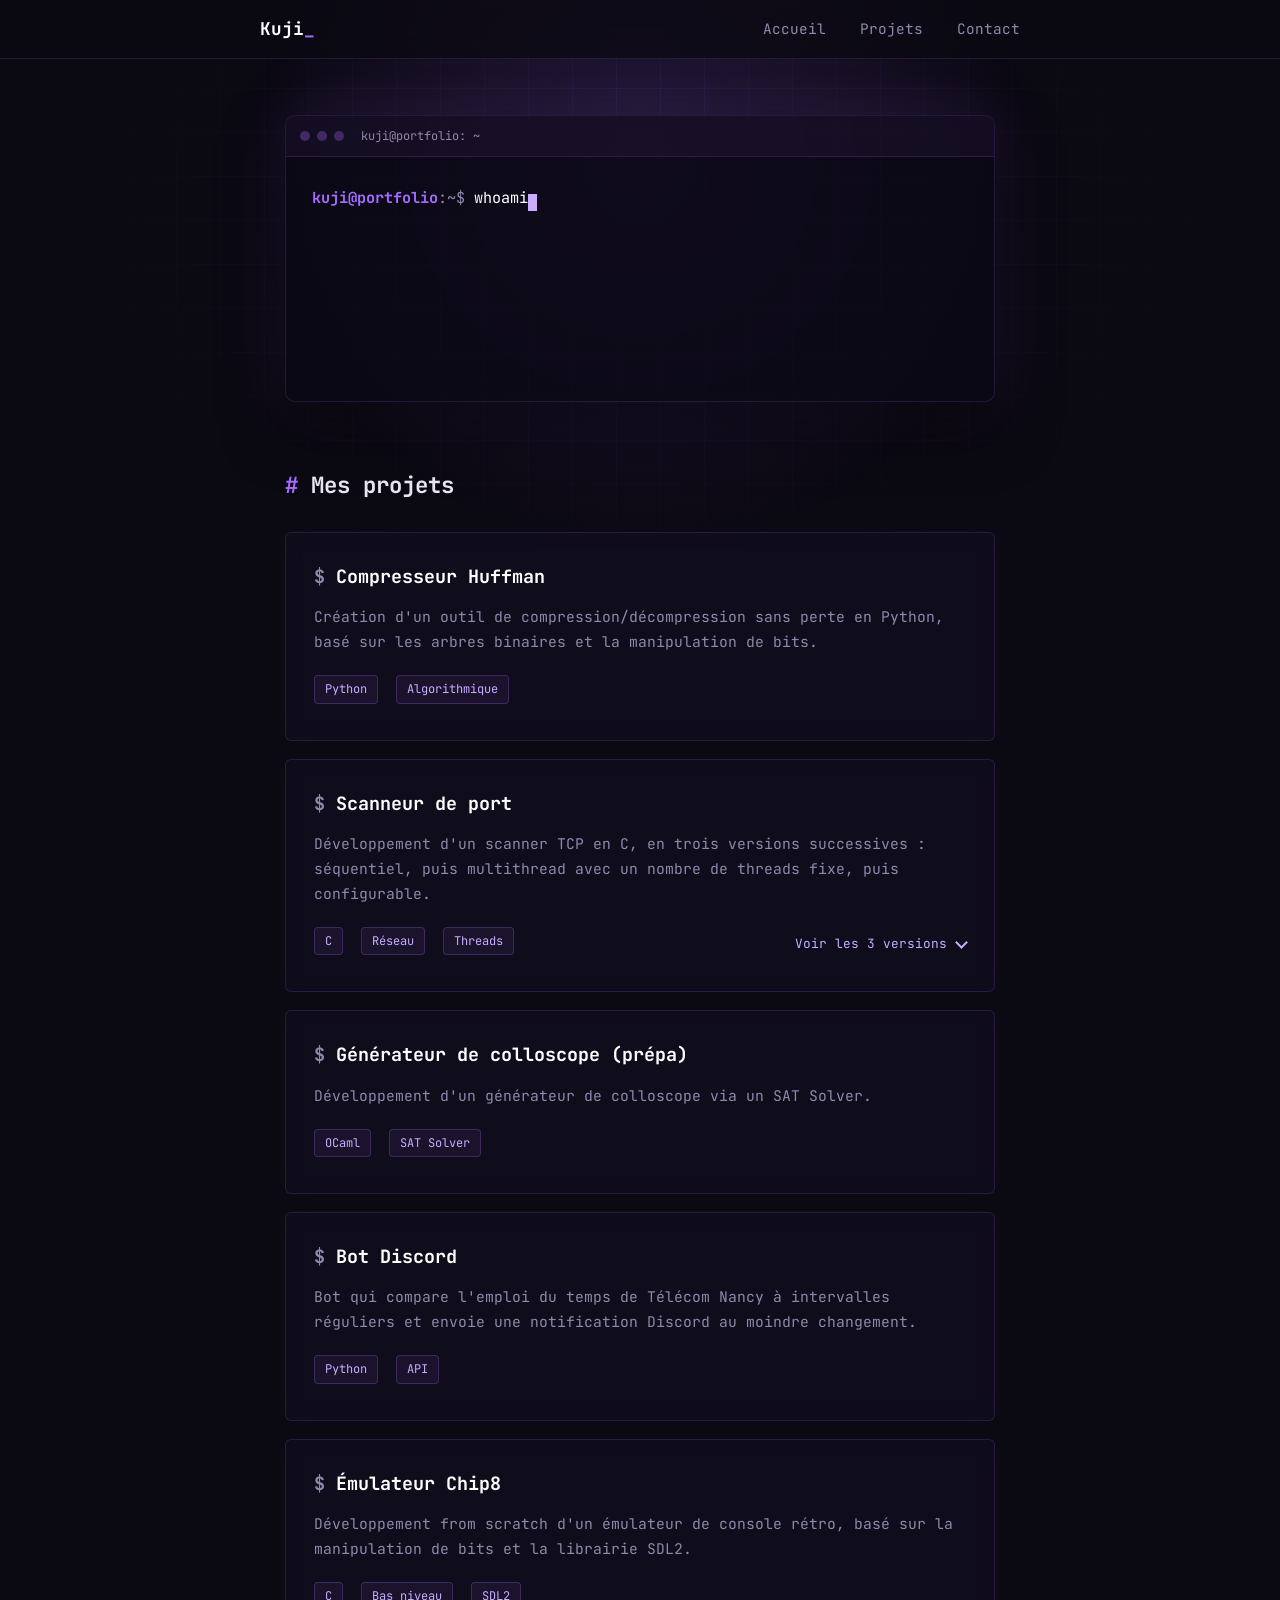
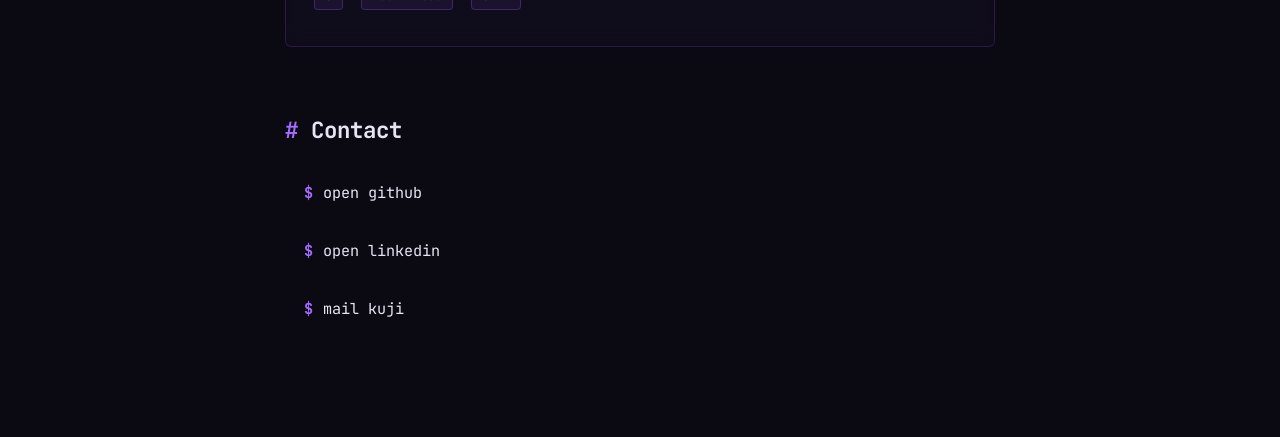
<file: index.html>
<!DOCTYPE html>
<html lang="fr">
<head>
    <meta charset="UTF-8">
    <meta name="viewport" content="width=device-width, initial-scale=1.0">
    <meta name="theme-color" content="#0b0912">
    <meta name="description" content="Portfolio de Kuji : Étudiant à Télécom Nancy en Cybersécurité.">
    <title>Portfolio : Kuji</title>
    <link rel="stylesheet" href="style.css">
    <link rel="icon" type="image/svg+xml" href="icon.svg">
</head>

<body>
    <div class="bg-glow"></div>

    <nav>
        <div class="nav-content">
            <span class="logo">Kuji<span class="us">_</span></span>
            <div class="links">
                <a href="#">Accueil</a>
                <a href="#projets">Projets</a>
                <a href="#contact">Contact</a>
            </div>
        </div>
    </nav>

    <main>
        <header class="hero">
            <div class="terminal">
                <div class="term-bar">
                    <span class="term-dot"></span>
                    <span class="term-dot"></span>
                    <span class="term-dot"></span>
                    <span class="term-title">kuji@portfolio: ~</span>
                </div>
                <div class="term-body">
                    <p class="line"><span class="prompt">kuji@portfolio<span class="sep">:~$</span></span> <span class="cmd" data-type data-speed="80" data-pause="450">whoami</span></p>
                    <h1 data-type data-speed="45" data-pause="200">Portfolio</h1>
                    <p class="out" data-type data-speed="16" data-pause="600">Étudiant à Télécom Nancy en Cybersécurité.</p>
                    <p class="line"><span class="prompt">kuji@portfolio<span class="sep">:~$</span></span> <span class="cmd" data-type data-speed="70">ls projets/</span></p>
                </div>
            </div>
        </header>

        <!-- Projets -->
        <section id="projets" class="projects-stack">
            <h2>Mes projets</h2>

            <a href="huffman.html" class="bubble">
                <article>
                    <h3>Compresseur Huffman</h3>
                    <p>Création d'un outil de compression/décompression sans perte en Python, basé sur les arbres binaires et la manipulation de bits.</p>
                    <span class="tag">Python</span>
                    <span class="tag">Algorithmique</span>
                </article>
            </a>

            <!-- Projet à plusieurs versions -->
            <details class="bubble bubble-group" id="scanneur">
                <summary>
                    <h3>Scanneur de port</h3>
                    <span class="group-desc">Développement d'un scanner TCP en C, en trois versions successives : séquentiel, puis multithread avec un nombre de threads fixe, puis configurable.</span>
                    <span class="group-foot">
                        <span class="group-tags">
                            <span class="tag">C</span>
                            <span class="tag">Réseau</span>
                            <span class="tag">Threads</span>
                        </span>
                        <span class="group-toggle">
                            <span class="toggle-closed">Voir les 3 versions</span>
                            <span class="toggle-open">Masquer les versions</span>
                        </span>
                    </span>
                </summary>
                <div class="versions-list">
                    <a href="portscan-v1.html" class="version-item">
                        <span class="version-name">v1 séquentiel</span>
                        <span class="version-desc">Les ports sont testés un par un, avec des connexions non bloquantes et un timeout de 2 s.</span>
                    </a>
                    <a href="portscan-v2.html" class="version-item">
                        <span class="version-name">v2 5 threads</span>
                        <span class="version-desc">Cinq threads se partagent les ports grâce à un mutex, avec un timeout ramené à 200 ms.</span>
                    </a>
                    <a href="portscan-v3.html" class="version-item">
                        <span class="version-name">v3 multithread</span>
                        <span class="version-desc">Le nombre de threads devient un paramètre de la ligne de commande.</span>
                    </a>
                </div>
            </details>

            <a href="tipe.html" class="bubble">
                <article>
                    <h3>Générateur de colloscope (prépa)</h3>
                    <p>Développement d'un générateur de colloscope via un SAT Solver.</p>
                    <span class="tag">OCaml</span>
                    <span class="tag">SAT Solver</span>
                </article>
            </a>

            <a href="bot-discord.html" class="bubble">
                <article>
                    <h3>Bot Discord</h3>
                    <p>Bot qui compare l'emploi du temps de Télécom Nancy à intervalles réguliers et envoie une notification Discord au moindre changement.</p>
                    <span class="tag">Python</span>
                    <span class="tag">API</span>
                </article>
            </a>
            <a href="chip8_emulator.html" class="bubble">
                <article>
                    <h3>Émulateur Chip8</h3>
                    <p>Développement from scratch d'un émulateur de console rétro, basé sur la manipulation de bits et la librairie SDL2.</p>
                    <span class="tag">C</span>
                    <span class="tag">Bas niveau</span>
                    <span class="tag">SDL2</span>
                </article>
            </a>
        </section>

        <!-- Contact : remplace les 3 href ci-dessous par tes vraies URL / adresse -->
        <section id="contact" class="contact">
            <h2>Contact</h2>
            <div class="contact-list">
                <a class="contact-item" href="https://github.com/TON_PSEUDO" target="_blank" rel="noopener">
                    <span class="prompt">$</span> open github
                </a>
                <a class="contact-item" href="https://www.linkedin.com/in/TON_PROFIL" target="_blank" rel="noopener">
                    <span class="prompt">$</span> open linkedin
                </a>
                <a class="contact-item" href="mailto:ton.adresse@exemple.com">
                    <span class="prompt">$</span> mail kuji
                </a>
            </div>
        </section>
    </main>

    <script>
    (function () {
        var reduce = window.matchMedia('(prefers-reduced-motion: reduce)').matches;
        var els = Array.prototype.slice.call(document.querySelectorAll('[data-type]'));
        if (!els.length) return;

        var cursor = document.createElement('span');
        cursor.className = 'cursor';
        cursor.setAttribute('aria-hidden', 'true');

        var steps = els.map(function (el) {
            var text = el.textContent;
            var holder = el.closest('.line') || el;
            var wrap = document.createElement('span');
            wrap.setAttribute('aria-hidden', 'true');
            var chars = text.split('').map(function (c) {
                var s = document.createElement('span');
                s.className = 'ch';
                s.textContent = c;
                wrap.appendChild(s);
                return s;
            });
            var sr = document.createElement('span');
            sr.className = 'sr-only';
            sr.textContent = text;
            el.textContent = '';
            el.appendChild(sr);
            el.appendChild(wrap);
            if (!reduce) holder.classList.add('pending');
            return {
                wrap: wrap,
                chars: chars,
                holder: holder,
                speed: parseInt(el.dataset.speed, 10) || 40,
                pause: parseInt(el.dataset.pause, 10) || 0
            };
        });

        function place(step, i) {
            step.wrap.insertBefore(cursor, step.chars[i] || null);
        }

        if (reduce) {
            steps.forEach(function (st) {
                st.chars.forEach(function (c) { c.classList.add('on'); });
            });
            place(steps[steps.length - 1], steps[steps.length - 1].chars.length);
            return;
        }

        var s = 0, c = 0;
        steps[0].holder.classList.remove('pending');
        place(steps[0], 0);

        function next() {
            if (s >= steps.length) { cursor.classList.remove('busy'); return; }
            var st = steps[s];
            if (c === 0) {
                st.holder.classList.remove('pending');
                place(st, 0);
                cursor.classList.add('busy');
            }
            if (c < st.chars.length) {
                st.chars[c].classList.add('on');
                c++;
                place(st, c);
                setTimeout(next, st.speed);
            } else {
                cursor.classList.remove('busy');
                s++;
                c = 0;
                setTimeout(next, st.pause);
            }
        }

        setTimeout(next, 600);
    })();
    </script>
</body>
</html>
</file>
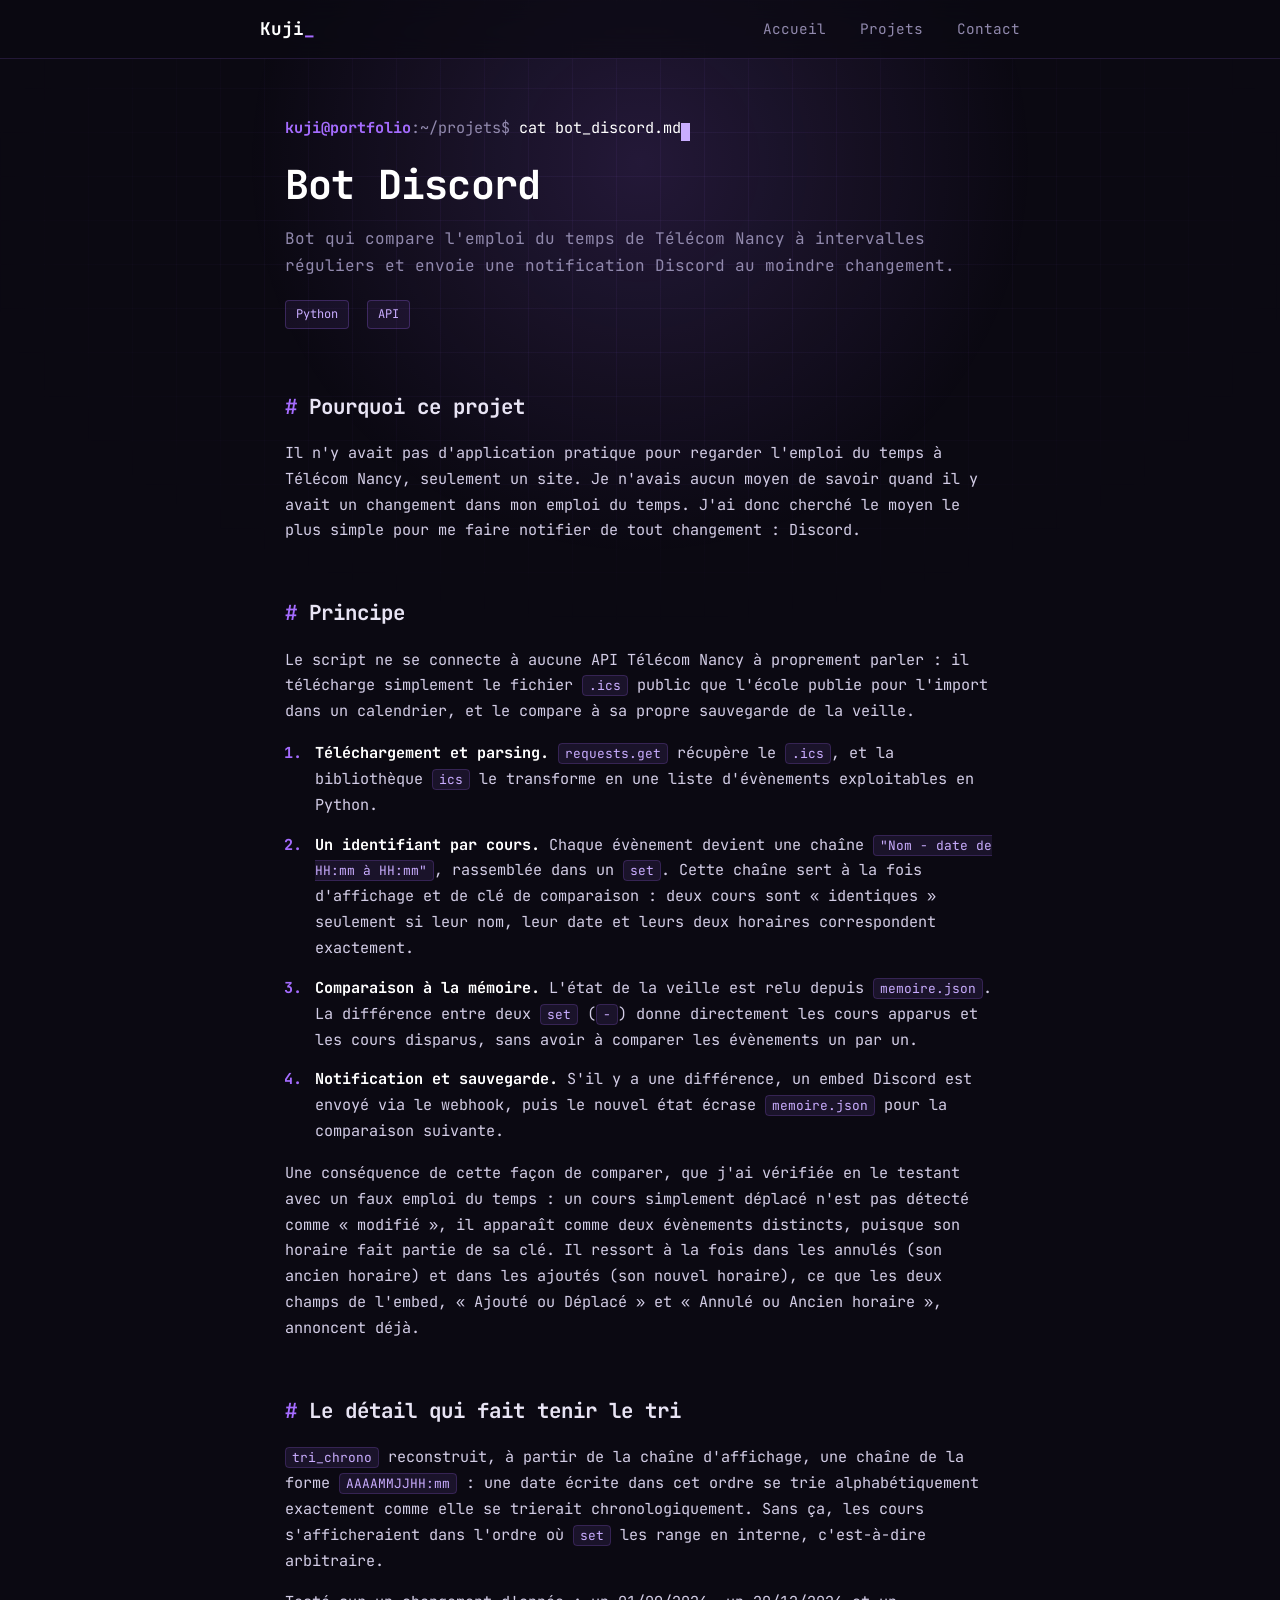
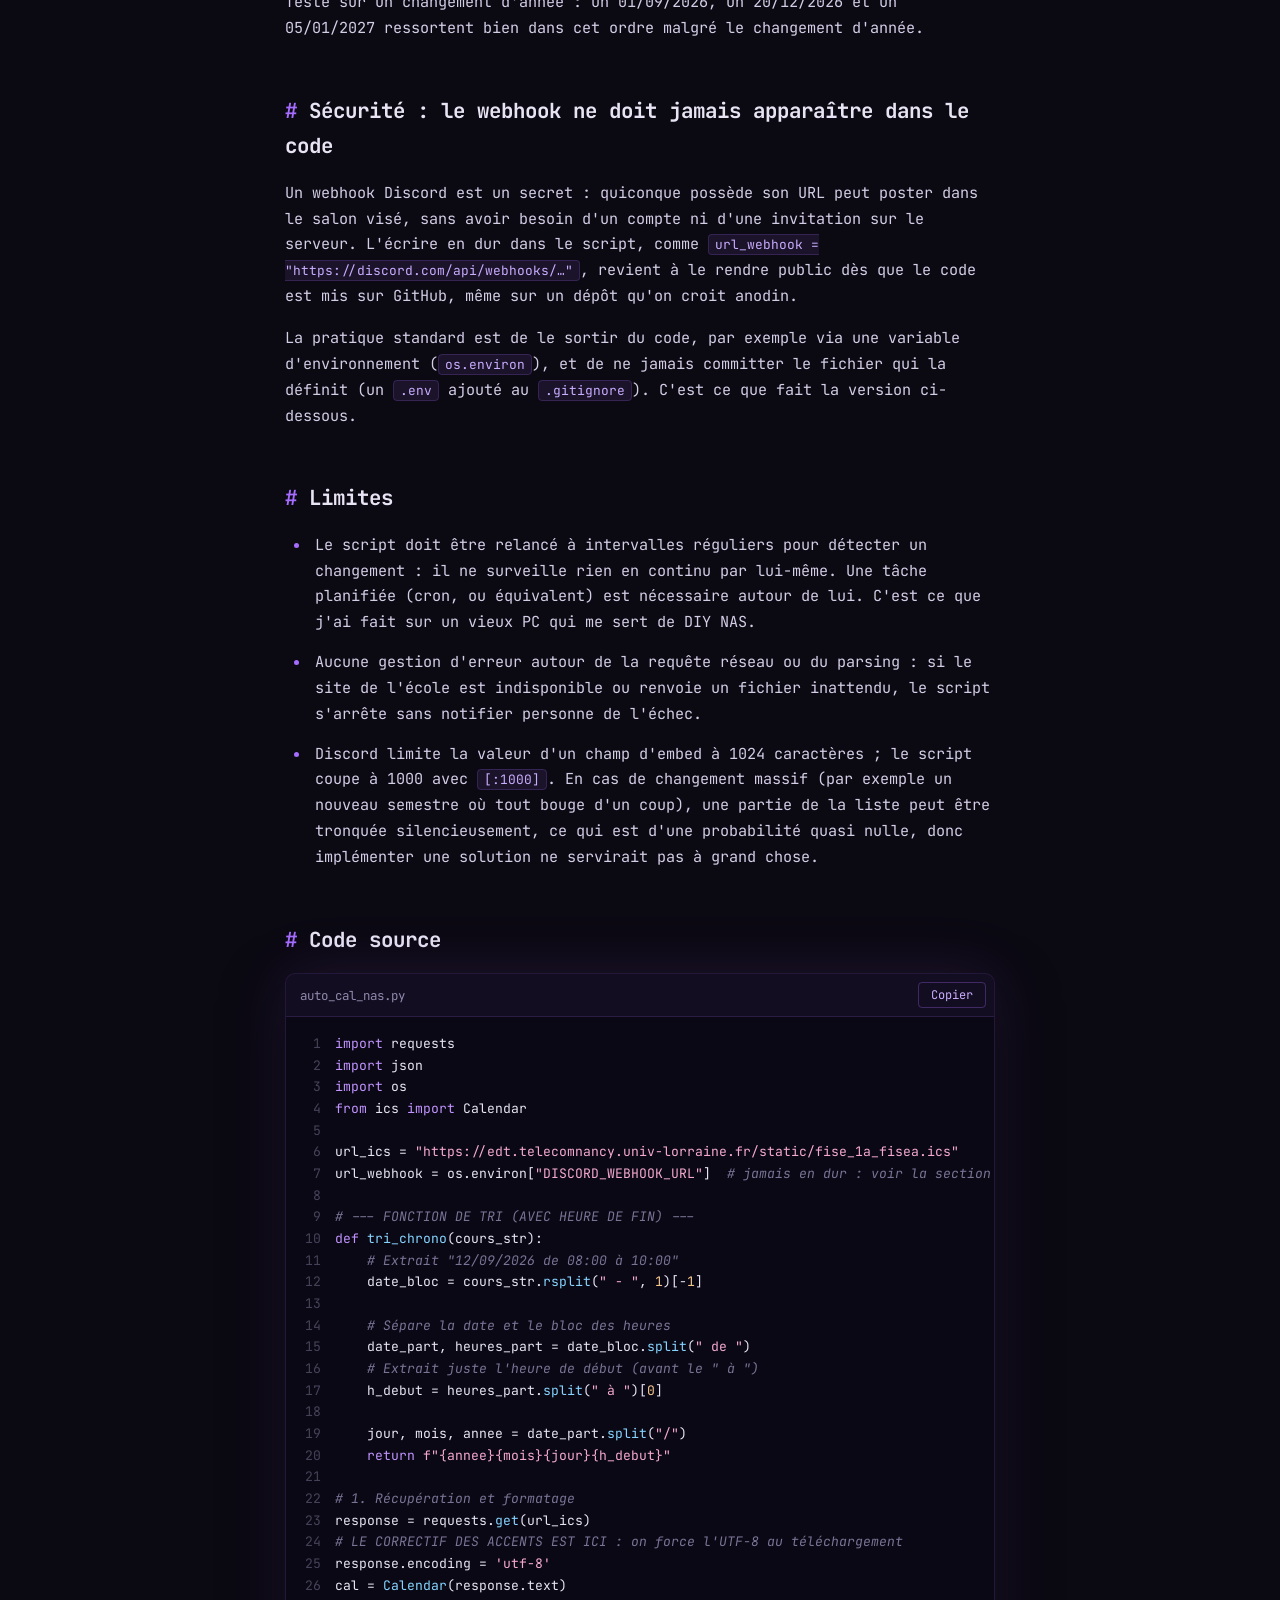
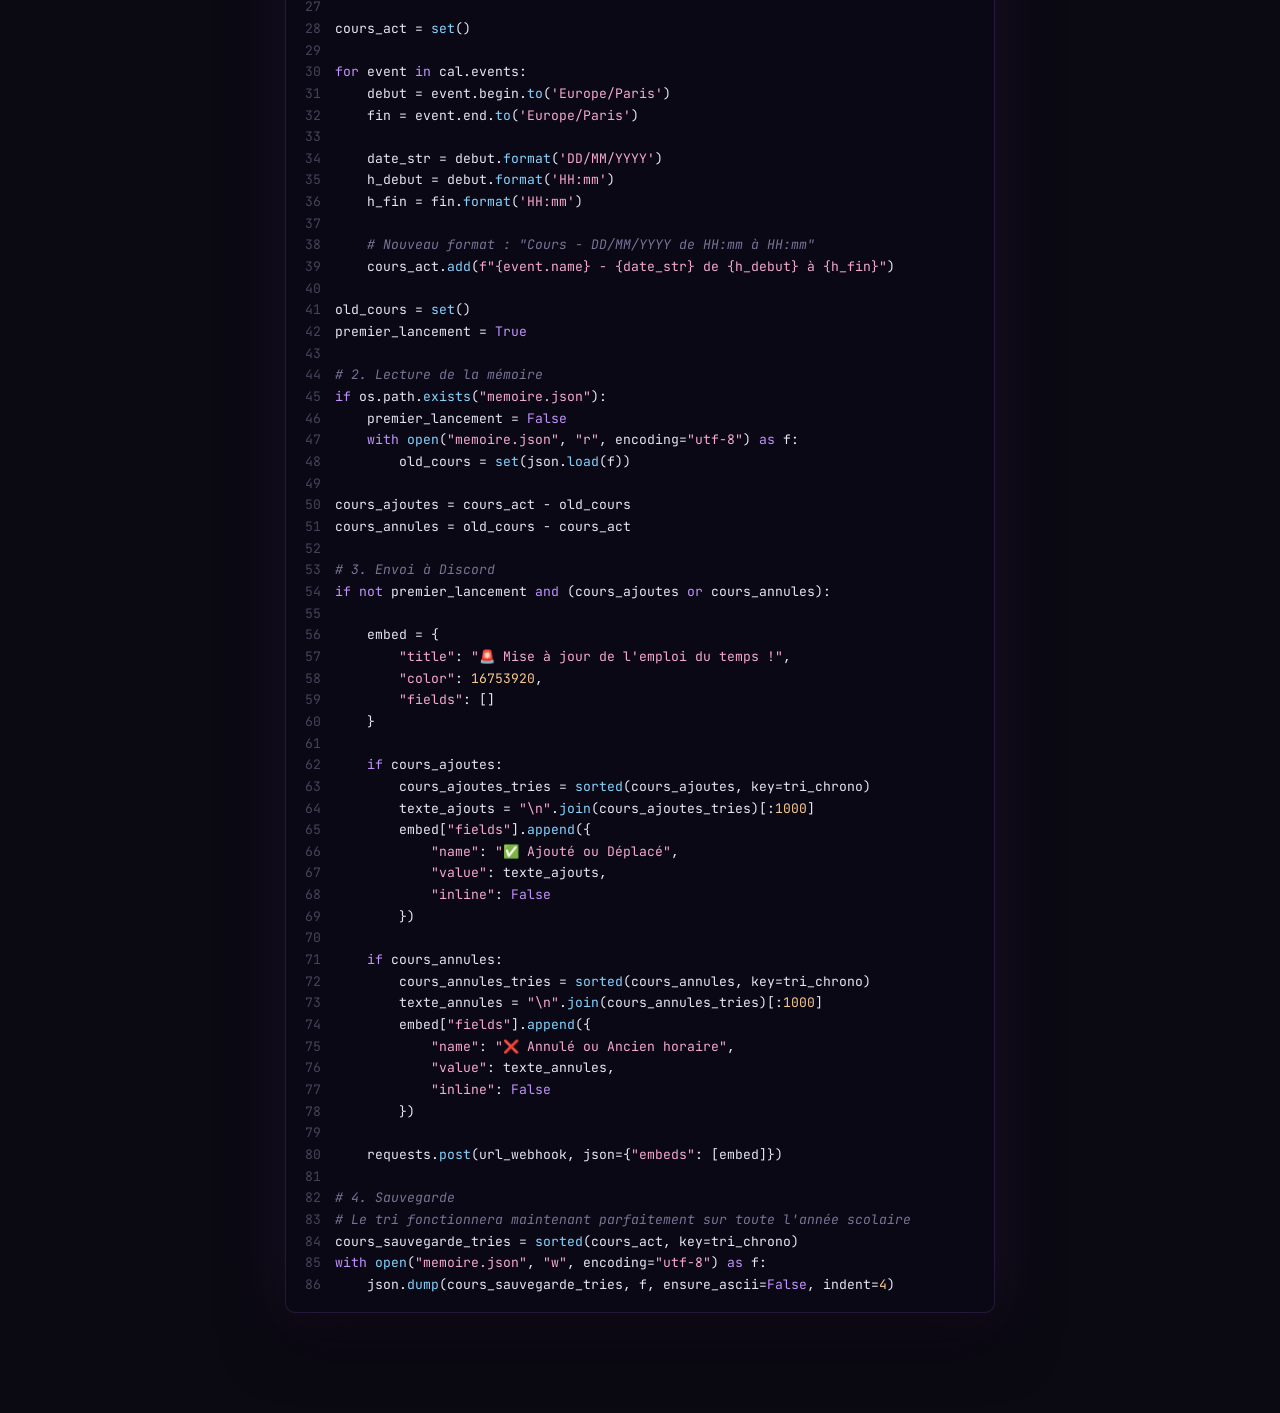
<file: bot-discord.html>
<!DOCTYPE html>
<html lang="fr">
<head>
    <meta charset="UTF-8">
    <meta name="viewport" content="width=device-width, initial-scale=1.0">
    <meta name="theme-color" content="#0b0912">
    <meta name="description" content="Bot Discord en Python qui compare l'emploi du temps de Télécom Nancy à intervalles réguliers et notifie tout changement.">
    <title>Bot Discord | Portfolio : Kuji</title>
    <link rel="stylesheet" href="style.css">
</head>

<body>
    <div class="bg-glow"></div>

    <nav>
        <div class="nav-content">
            <a class="logo" href="index.html">Kuji<span class="us">_</span></a>
            <div class="links">
                <a href="index.html">Accueil</a>
                <a href="index.html#projets">Projets</a>
                <a href="index.html#contact">Contact</a>
            </div>
        </div>
    </nav>

    <main class="project-page">

        <header class="page-head">
            <p class="line"><span class="prompt">kuji@portfolio<span class="sep">:~/projets$</span></span> <span class="cmd">cat bot_discord.md<span class="cursor" aria-hidden="true"></span></span></p>
            <h1>Bot Discord</h1>
            <p class="lead">Bot qui compare l'emploi du temps de Télécom Nancy à intervalles réguliers et envoie une notification Discord au moindre changement.</p>
            <div class="tags">
                <span class="tag">Python</span>
                <span class="tag">API</span>
            </div>
        </header>

        <section class="doc-section">
            <h2>Pourquoi ce projet</h2>
            <p>Il n'y avait pas d'application pratique pour regarder l'emploi du temps à Télécom Nancy, seulement un site. Je n'avais aucun moyen de savoir quand il y avait un changement dans mon emploi du temps. J'ai donc cherché le moyen le plus simple pour me faire notifier de tout changement : Discord.</p>
        </section>

        <!-- Remplace par le lien vers ton repo -->
        <section class="doc-section">
            <h2>Principe</h2>
            <p>Le script ne se connecte à aucune API Télécom Nancy à proprement parler : il télécharge simplement le fichier <code class="inline">.ics</code> public que l'école publie pour l'import dans un calendrier, et le compare à sa propre sauvegarde de la veille.</p>
            <ol class="steps">
                <li><strong>Téléchargement et parsing.</strong> <code class="inline">requests.get</code> récupère le <code class="inline">.ics</code>, et la bibliothèque <code class="inline">ics</code> le transforme en une liste d'évènements exploitables en Python.</li>
                <li><strong>Un identifiant par cours.</strong> Chaque évènement devient une chaîne <code class="inline">"Nom - date de HH:mm à HH:mm"</code>, rassemblée dans un <code class="inline">set</code>. Cette chaîne sert à la fois d'affichage et de clé de comparaison : deux cours sont « identiques » seulement si leur nom, leur date et leurs deux horaires correspondent exactement.</li>
                <li><strong>Comparaison à la mémoire.</strong> L'état de la veille est relu depuis <code class="inline">memoire.json</code>. La différence entre deux <code class="inline">set</code> (<code class="inline">-</code>) donne directement les cours apparus et les cours disparus, sans avoir à comparer les évènements un par un.</li>
                <li><strong>Notification et sauvegarde.</strong> S'il y a une différence, un embed Discord est envoyé via le webhook, puis le nouvel état écrase <code class="inline">memoire.json</code> pour la comparaison suivante.</li>
            </ol>
            <p>Une conséquence de cette façon de comparer, que j'ai vérifiée en le testant avec un faux emploi du temps : un cours simplement déplacé n'est pas détecté comme « modifié », il apparaît comme deux évènements distincts, puisque son horaire fait partie de sa clé. Il ressort à la fois dans les annulés (son ancien horaire) et dans les ajoutés (son nouvel horaire), ce que les deux champs de l'embed, « Ajouté ou Déplacé » et « Annulé ou Ancien horaire », annoncent déjà.</p>
        </section>

        <section class="doc-section">
            <h2>Le détail qui fait tenir le tri</h2>
            <p><code class="inline">tri_chrono</code> reconstruit, à partir de la chaîne d'affichage, une chaîne de la forme <code class="inline">AAAAMMJJHH:mm</code> : une date écrite dans cet ordre se trie alphabétiquement exactement comme elle se trierait chronologiquement. Sans ça, les cours s'afficheraient dans l'ordre où <code class="inline">set</code> les range en interne, c'est-à-dire arbitraire.</p>
            <p class="caption">Testé sur un changement d'année : un 01/09/2026, un 20/12/2026 et un 05/01/2027 ressortent bien dans cet ordre malgré le changement d'année.</p>
        </section>

        <section class="doc-section">
            <h2>Sécurité : le webhook ne doit jamais apparaître dans le code</h2>
            <p>Un webhook Discord est un secret : quiconque possède son URL peut poster dans le salon visé, sans avoir besoin d'un compte ni d'une invitation sur le serveur. L'écrire en dur dans le script, comme <code class="inline">url_webhook = "https://discord.com/api/webhooks/…"</code>, revient à le rendre public dès que le code est mis sur GitHub, même sur un dépôt qu'on croit anodin.</p>
            <p>La pratique standard est de le sortir du code, par exemple via une variable d'environnement (<code class="inline">os.environ</code>), et de ne jamais committer le fichier qui la définit (un <code class="inline">.env</code> ajouté au <code class="inline">.gitignore</code>). C'est ce que fait la version ci-dessous.</p>
        </section>

        <section class="doc-section">
            <h2>Limites</h2>
            <ul class="steps">
                <li>Le script doit être relancé à intervalles réguliers pour détecter un changement : il ne surveille rien en continu par lui-même. Une tâche planifiée (cron, ou équivalent) est nécessaire autour de lui. C'est ce que j'ai fait sur un vieux PC qui me sert de DIY NAS.</li>
                <li>Aucune gestion d'erreur autour de la requête réseau ou du parsing : si le site de l'école est indisponible ou renvoie un fichier inattendu, le script s'arrête sans notifier personne de l'échec.</li>
                <li>Discord limite la valeur d'un champ d'embed à 1024 caractères ; le script coupe à 1000 avec <code class="inline">[:1000]</code>. En cas de changement massif (par exemple un nouveau semestre où tout bouge d'un coup), une partie de la liste peut être tronquée silencieusement, ce qui est d'une probabilité quasi nulle, donc implémenter une solution ne servirait pas à grand chose.</li>
            </ul>
        </section>

        <section class="doc-section">
            <h2>Code source</h2>
            <div class="code-window">
                <div class="code-bar">
                    <span class="code-file">auto_cal_nas.py</span>
                    <button class="copy-btn" id="copy" type="button" aria-live="polite">Copier</button>
                </div>
                <pre><code id="src" data-lang="python">import requests
import json
import os
from ics import Calendar

url_ics = "https://edt.telecomnancy.univ-lorraine.fr/static/fise_1a_fisea.ics"
url_webhook = os.environ["DISCORD_WEBHOOK_URL"]  # jamais en dur : voir la section Sécurité

# --- FONCTION DE TRI (AVEC HEURE DE FIN) ---
def tri_chrono(cours_str):
    # Extrait "12/09/2026 de 08:00 à 10:00"
    date_bloc = cours_str.rsplit(" - ", 1)[-1]

    # Sépare la date et le bloc des heures
    date_part, heures_part = date_bloc.split(" de ")
    # Extrait juste l'heure de début (avant le " à ")
    h_debut = heures_part.split(" à ")[0]

    jour, mois, annee = date_part.split("/")
    return f"{annee}{mois}{jour}{h_debut}"

# 1. Récupération et formatage
response = requests.get(url_ics)
# LE CORRECTIF DES ACCENTS EST ICI : on force l'UTF-8 au téléchargement
response.encoding = 'utf-8'
cal = Calendar(response.text)

cours_act = set()

for event in cal.events:
    debut = event.begin.to('Europe/Paris')
    fin = event.end.to('Europe/Paris')

    date_str = debut.format('DD/MM/YYYY')
    h_debut = debut.format('HH:mm')
    h_fin = fin.format('HH:mm')

    # Nouveau format : "Cours - DD/MM/YYYY de HH:mm à HH:mm"
    cours_act.add(f"{event.name} - {date_str} de {h_debut} à {h_fin}")

old_cours = set()
premier_lancement = True

# 2. Lecture de la mémoire
if os.path.exists("memoire.json"):
    premier_lancement = False
    with open("memoire.json", "r", encoding="utf-8") as f:
        old_cours = set(json.load(f))

cours_ajoutes = cours_act - old_cours
cours_annules = old_cours - cours_act

# 3. Envoi à Discord
if not premier_lancement and (cours_ajoutes or cours_annules):

    embed = {
        "title": "🚨 Mise à jour de l'emploi du temps !",
        "color": 16753920,
        "fields": []
    }

    if cours_ajoutes:
        cours_ajoutes_tries = sorted(cours_ajoutes, key=tri_chrono)
        texte_ajouts = "\n".join(cours_ajoutes_tries)[:1000]
        embed["fields"].append({
            "name": "✅ Ajouté ou Déplacé",
            "value": texte_ajouts,
            "inline": False
        })

    if cours_annules:
        cours_annules_tries = sorted(cours_annules, key=tri_chrono)
        texte_annules = "\n".join(cours_annules_tries)[:1000]
        embed["fields"].append({
            "name": "❌ Annulé ou Ancien horaire",
            "value": texte_annules,
            "inline": False
        })

    requests.post(url_webhook, json={"embeds": [embed]})

# 4. Sauvegarde
# Le tri fonctionnera maintenant parfaitement sur toute l'année scolaire
cours_sauvegarde_tries = sorted(cours_act, key=tri_chrono)
with open("memoire.json", "w", encoding="utf-8") as f:
    json.dump(cours_sauvegarde_tries, f, ensure_ascii=False, indent=4)</code></pre>
            </div>
        </section>

    </main>

    <script src="highlight.js"></script>
</body>
</html>
</file>
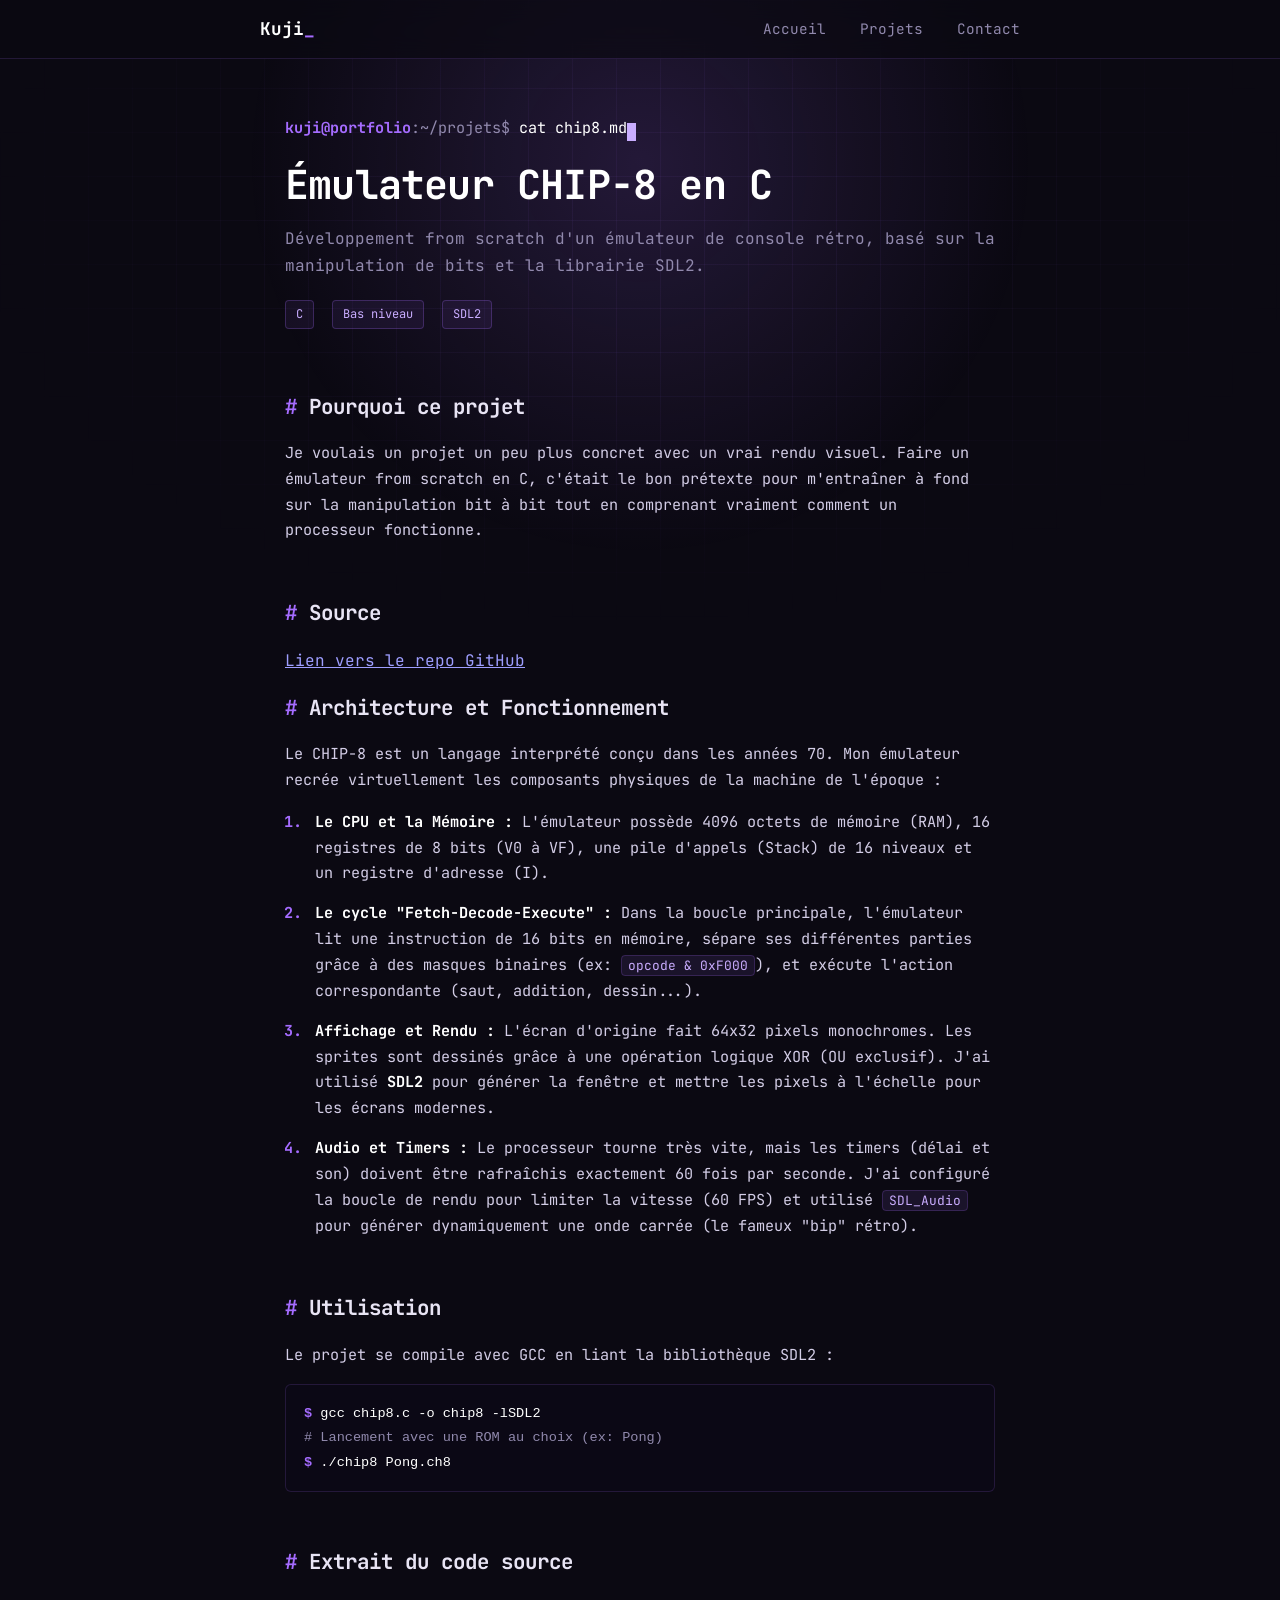
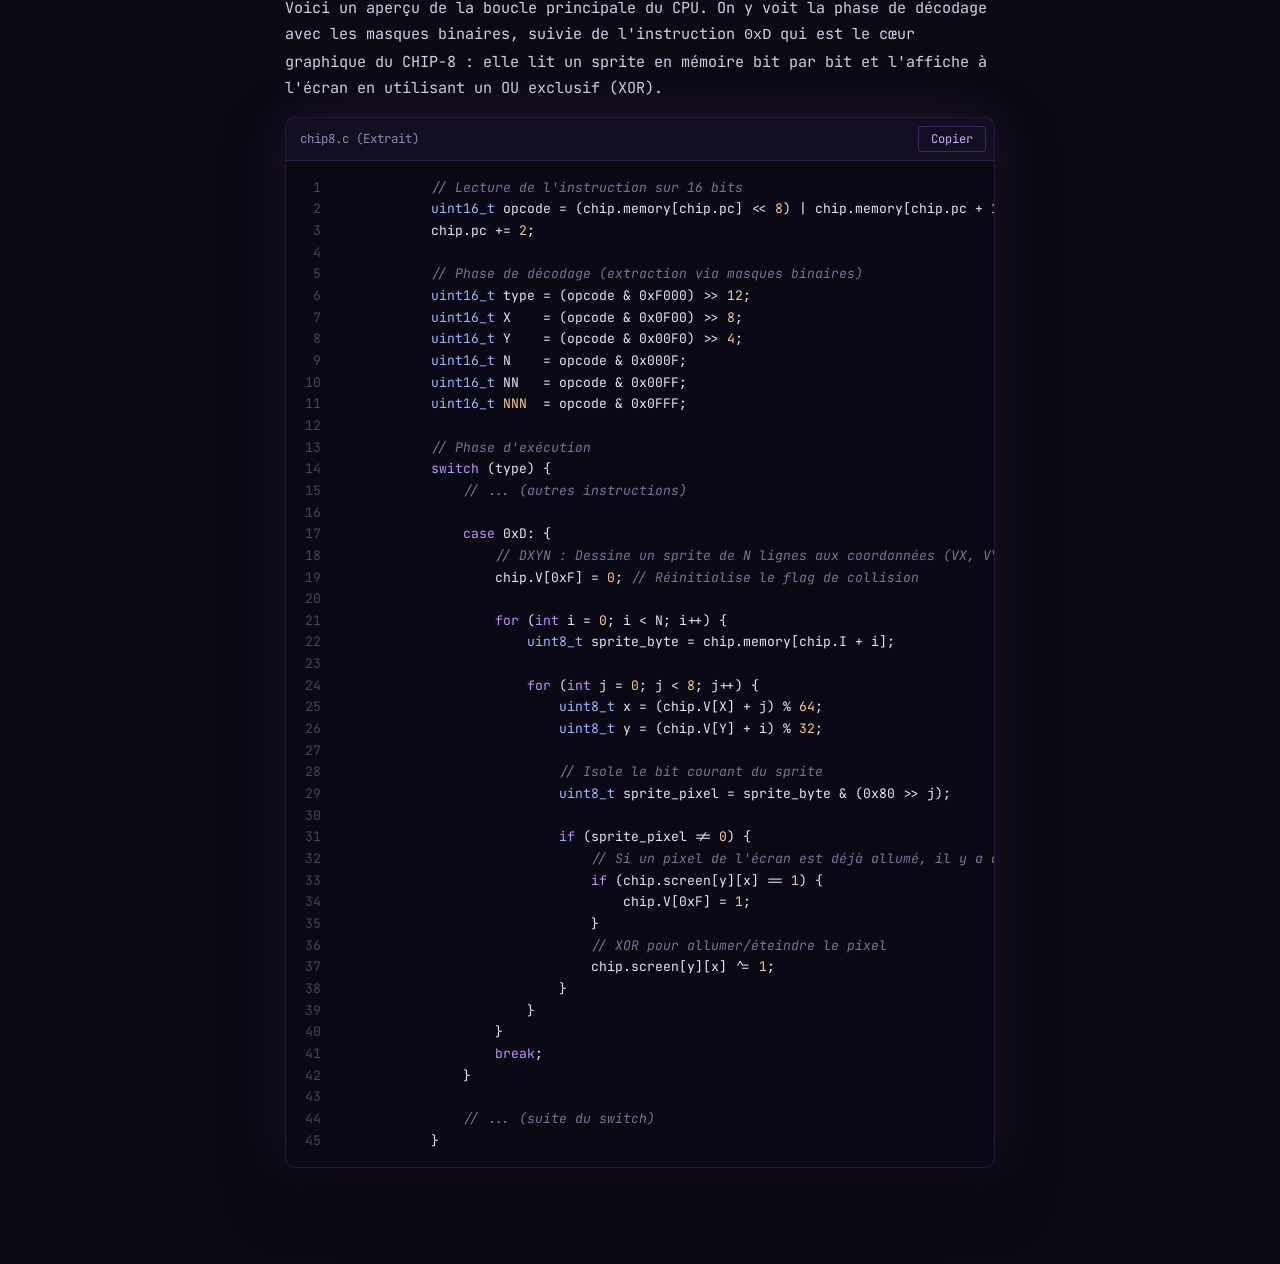
<file: chip8_emulator.html>
<!DOCTYPE html>
<html lang="fr">
<head>
    <meta charset="UTF-8">
    <meta name="viewport" content="width=device-width, initial-scale=1.0">
    <meta name="theme-color" content="#0b0912">
    <meta name="description" content="Développement from scratch d'un émulateur CHIP-8 en C avec SDL2.">
    <title>Émulateur CHIP-8 | Portfolio : Kuji</title>
    <link rel="stylesheet" href="style.css">
</head>

<body>
    <div class="bg-glow"></div>

    <nav>
        <div class="nav-content">
            <a class="logo" href="index.html">Kuji<span class="us">_</span></a>
            <div class="links">
                <a href="index.html">Accueil</a>
                <a href="index.html#projets">Projets</a>
                <a href="index.html#contact">Contact</a>
            </div>
        </div>
    </nav>

    <main class="project-page">

        <header class="page-head">
            <p class="line"><span class="prompt">kuji@portfolio<span class="sep">:~/projets$</span></span> <span class="cmd">cat chip8.md<span class="cursor" aria-hidden="true"></span></span></p>
            <h1>Émulateur CHIP-8 en C</h1>
            <p class="lead">Développement from scratch d'un émulateur de console rétro, basé sur la manipulation de bits et la librairie SDL2.</p>
            <div class="tags">
                <span class="tag">C</span>
                <span class="tag">Bas niveau</span>
                <span class="tag">SDL2</span>
            </div>
        </header>

        <section class="doc-section">
            <h2>Pourquoi ce projet</h2>
            <p>Je voulais un projet un peu plus concret avec un vrai rendu visuel. Faire un émulateur from scratch en C, c'était le bon prétexte pour m'entraîner à fond sur la manipulation bit à bit tout en comprenant vraiment comment un processeur fonctionne.</p>
        </section>

        <section class="doc-section">
            <h2>Source</h2>
            <a href="https://github.com/kujix2z/chip8_emulator_c">Lien vers le repo GitHub</a>
            
            <h2>Architecture et Fonctionnement</h2>
            <p>Le CHIP-8 est un langage interprété conçu dans les années 70. Mon émulateur recrée virtuellement les composants physiques de la machine de l'époque :</p>
            <ol class="steps">
                <li><strong>Le CPU et la Mémoire :</strong> L'émulateur possède 4096 octets de mémoire (RAM), 16 registres de 8 bits (V0 à VF), une pile d'appels (Stack) de 16 niveaux et un registre d'adresse (I).</li>
                <li><strong>Le cycle "Fetch-Decode-Execute" :</strong> Dans la boucle principale, l'émulateur lit une instruction de 16 bits en mémoire, sépare ses différentes parties grâce à des masques binaires (ex: <code class="inline">opcode & 0xF000</code>), et exécute l'action correspondante (saut, addition, dessin...).</li>
                <li><strong>Affichage et Rendu :</strong> L'écran d'origine fait 64x32 pixels monochromes. Les sprites sont dessinés grâce à une opération logique XOR (OU exclusif). J'ai utilisé <strong>SDL2</strong> pour générer la fenêtre et mettre les pixels à l'échelle pour les écrans modernes.</li>
                <li><strong>Audio et Timers :</strong> Le processeur tourne très vite, mais les timers (délai et son) doivent être rafraîchis exactement 60 fois par seconde. J'ai configuré la boucle de rendu pour limiter la vitesse (60 FPS) et utilisé <code class="inline">SDL_Audio</code> pour générer dynamiquement une onde carrée (le fameux "bip" rétro).</li>
            </ol>
        </section>

        <section class="doc-section">
            <h2>Utilisation</h2>
            <p>Le projet se compile avec GCC en liant la bibliothèque SDL2 :</p>
            <pre class="snippet"><code><span class="sn-p">$</span> gcc chip8.c -o chip8 -lSDL2
<span class="sn-c"># Lancement avec une ROM au choix (ex: Pong)</span>
<span class="sn-p">$</span> ./chip8 Pong.ch8</code></pre>
        </section>

        <section class="doc-section">
            <h2>Extrait du code source</h2>
            <p>Voici un aperçu de la boucle principale du CPU. On y voit la phase de décodage avec les masques binaires, suivie de l'instruction <code>0xD</code> qui est le cœur graphique du CHIP-8 : elle lit un sprite en mémoire bit par bit et l'affiche à l'écran en utilisant un OU exclusif (XOR).</p>
            <div class="code-window">
                <div class="code-bar">
                    <span class="code-file">chip8.c (Extrait)</span>
                    <button class="copy-btn" id="copy" type="button" aria-live="polite">Copier</button>
                </div>
                <pre><code id="src" data-lang="c">            // Lecture de l'instruction sur 16 bits
            uint16_t opcode = (chip.memory[chip.pc] << 8) | chip.memory[chip.pc + 1];
            chip.pc += 2;
            
            // Phase de décodage (extraction via masques binaires)
            uint16_t type = (opcode & 0xF000) >> 12;
            uint16_t X    = (opcode & 0x0F00) >> 8; 
            uint16_t Y    = (opcode & 0x00F0) >> 4; 
            uint16_t N    = opcode & 0x000F;        
            uint16_t NN   = opcode & 0x00FF;        
            uint16_t NNN  = opcode & 0x0FFF;        

            // Phase d'exécution
            switch (type) {
                // ... (autres instructions)

                case 0xD: {
                    // DXYN : Dessine un sprite de N lignes aux coordonnées (VX, VY)
                    chip.V[0xF] = 0; // Réinitialise le flag de collision
                    
                    for (int i = 0; i < N; i++) {
                        uint8_t sprite_byte = chip.memory[chip.I + i];
                        
                        for (int j = 0; j < 8; j++) {
                            uint8_t x = (chip.V[X] + j) % 64;
                            uint8_t y = (chip.V[Y] + i) % 32;
                            
                            // Isole le bit courant du sprite
                            uint8_t sprite_pixel = sprite_byte & (0x80 >> j);
                            
                            if (sprite_pixel != 0) {
                                // Si un pixel de l'écran est déjà allumé, il y a collision
                                if (chip.screen[y][x] == 1) {
                                    chip.V[0xF] = 1;
                                }
                                // XOR pour allumer/éteindre le pixel
                                chip.screen[y][x] ^= 1;
                            }
                        }
                    }
                    break;
                }
                
                // ... (suite du switch)
            }</code></pre>
            </div>
        </section>  

    </main>

    <script src="highlight.js"></script>
</body>
</html>
</file>
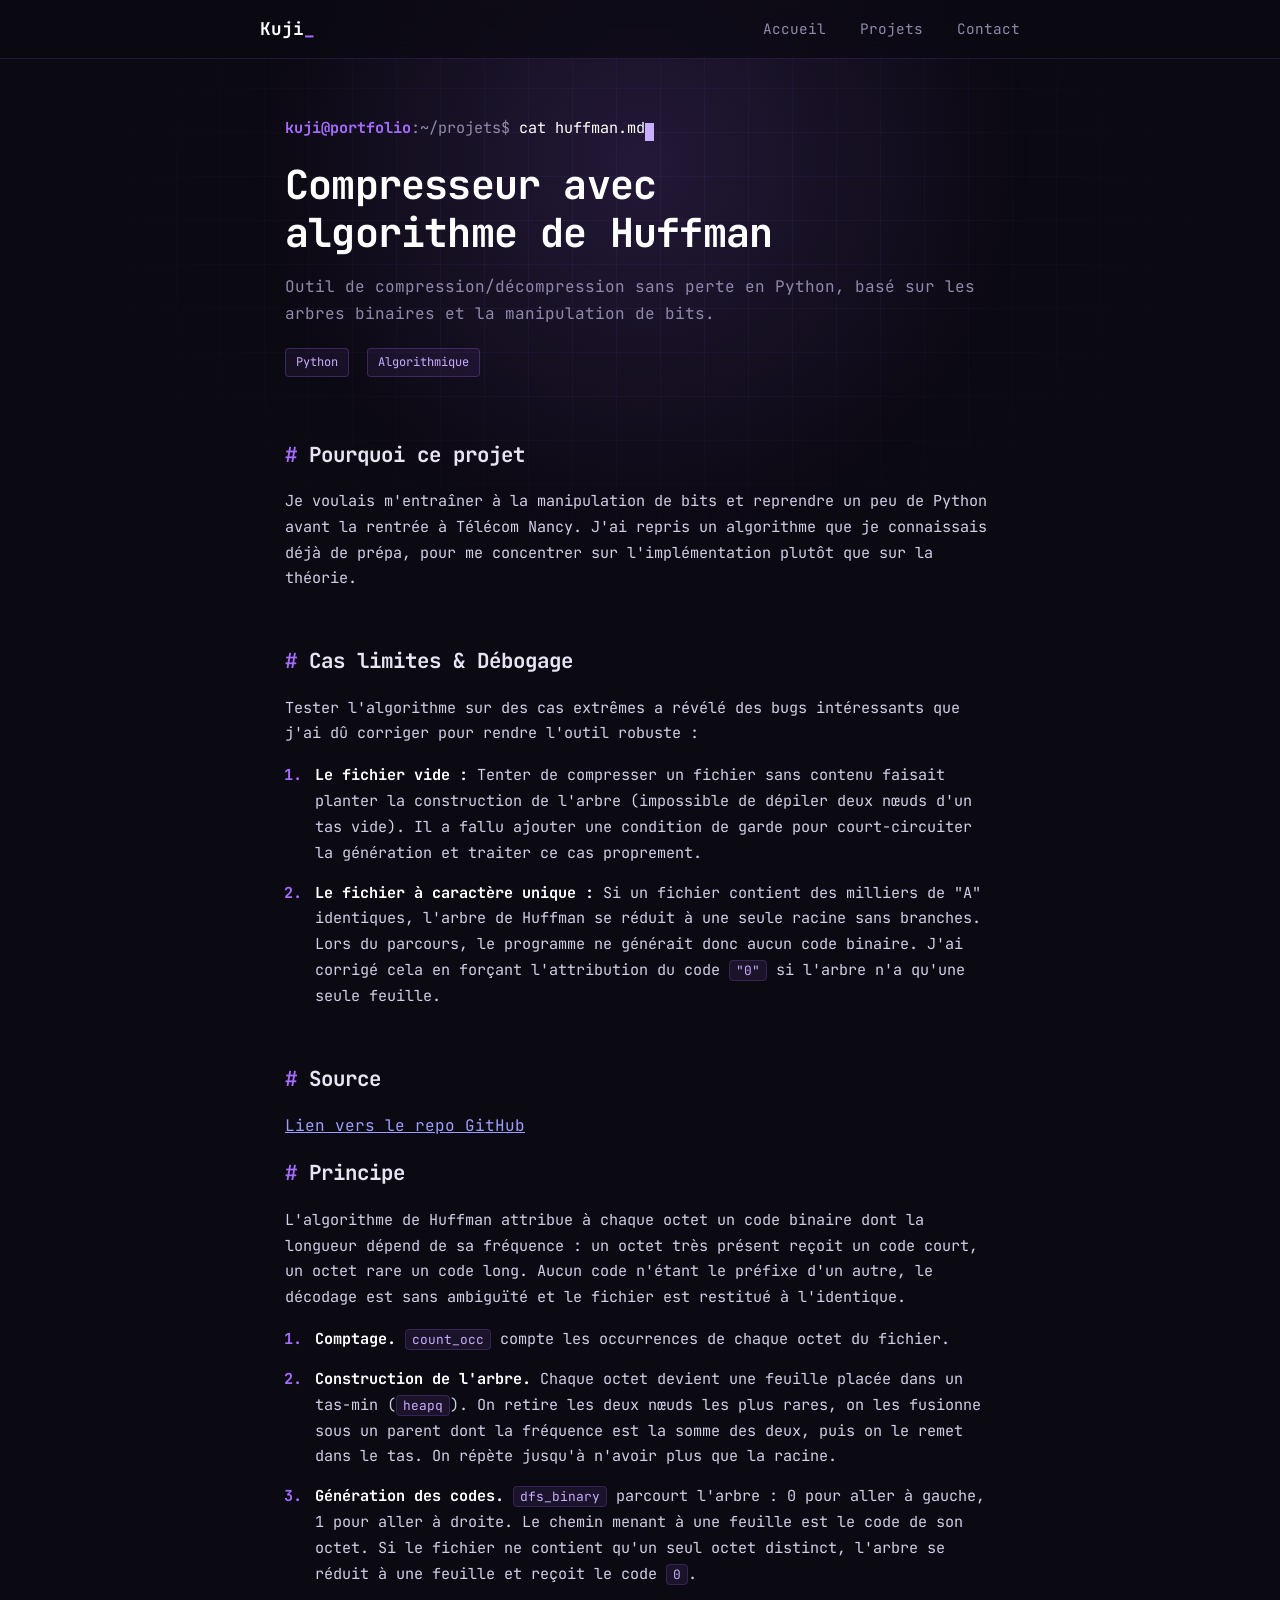
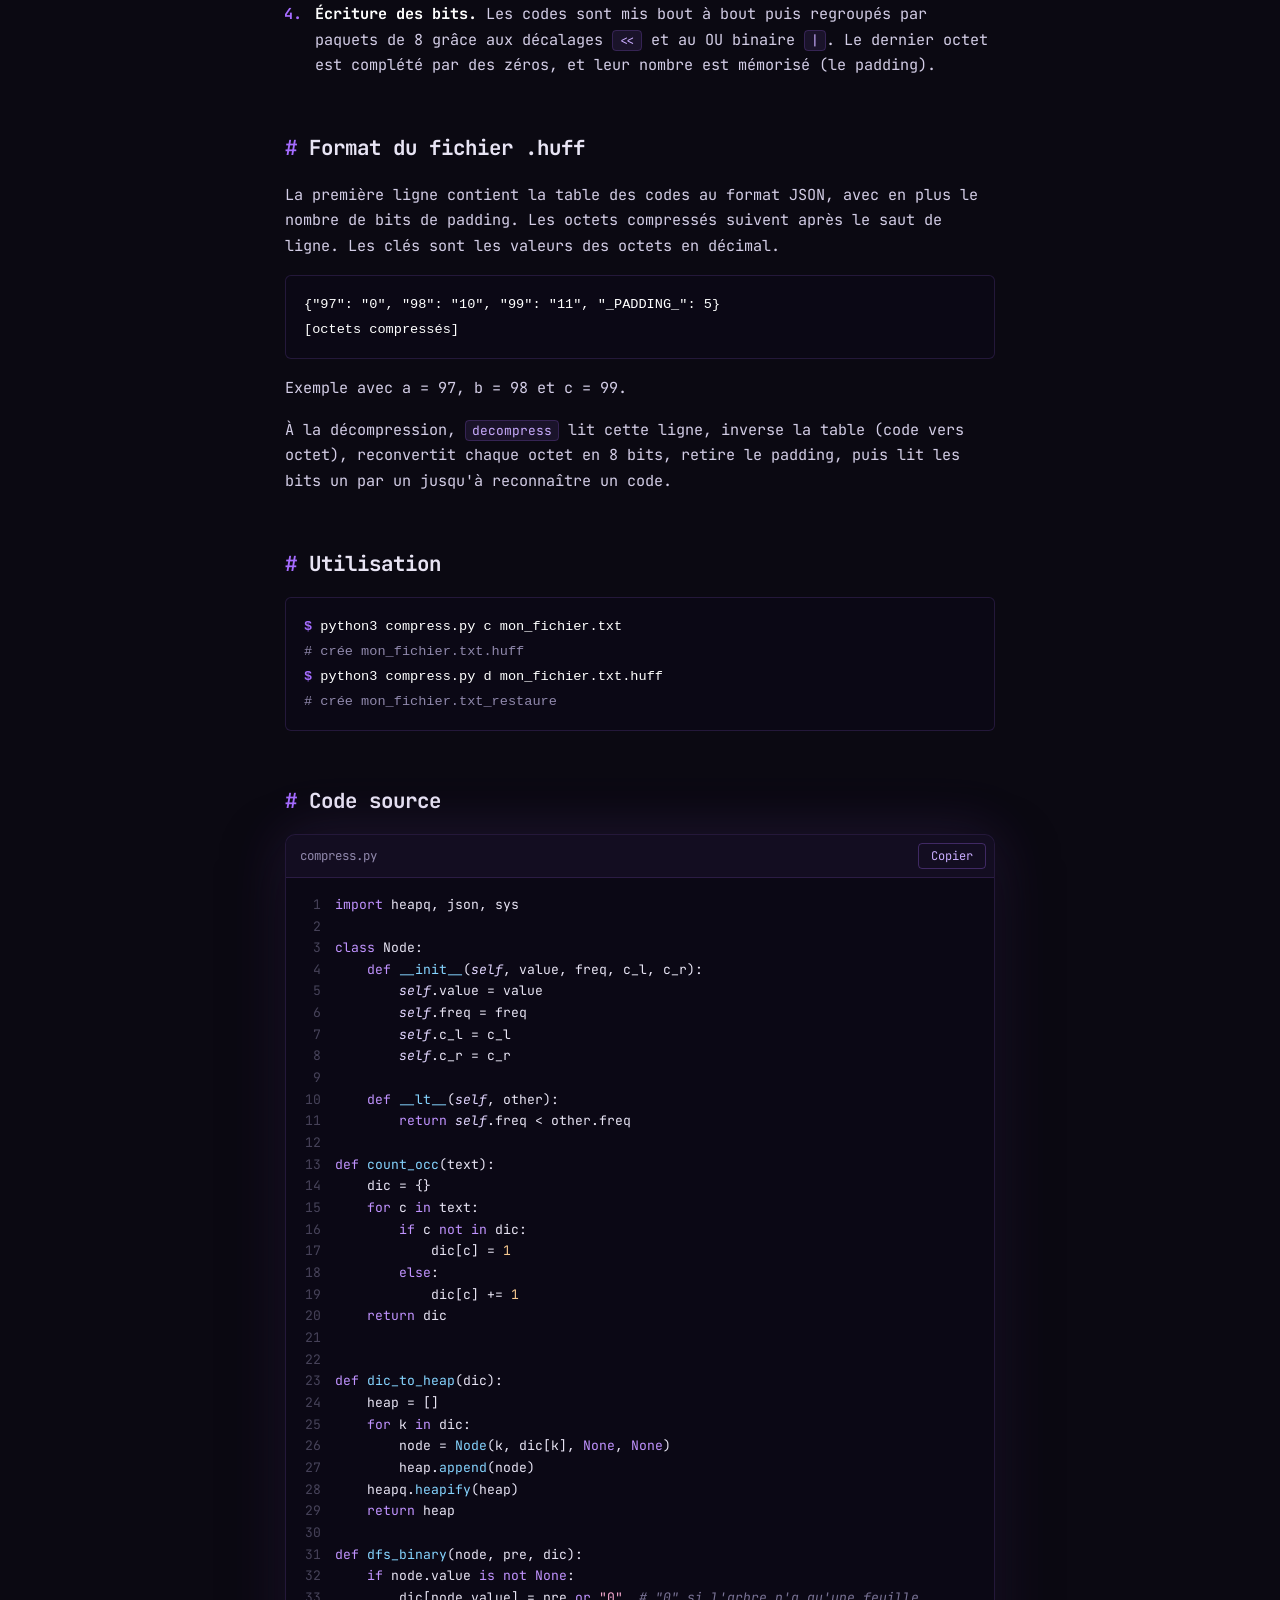
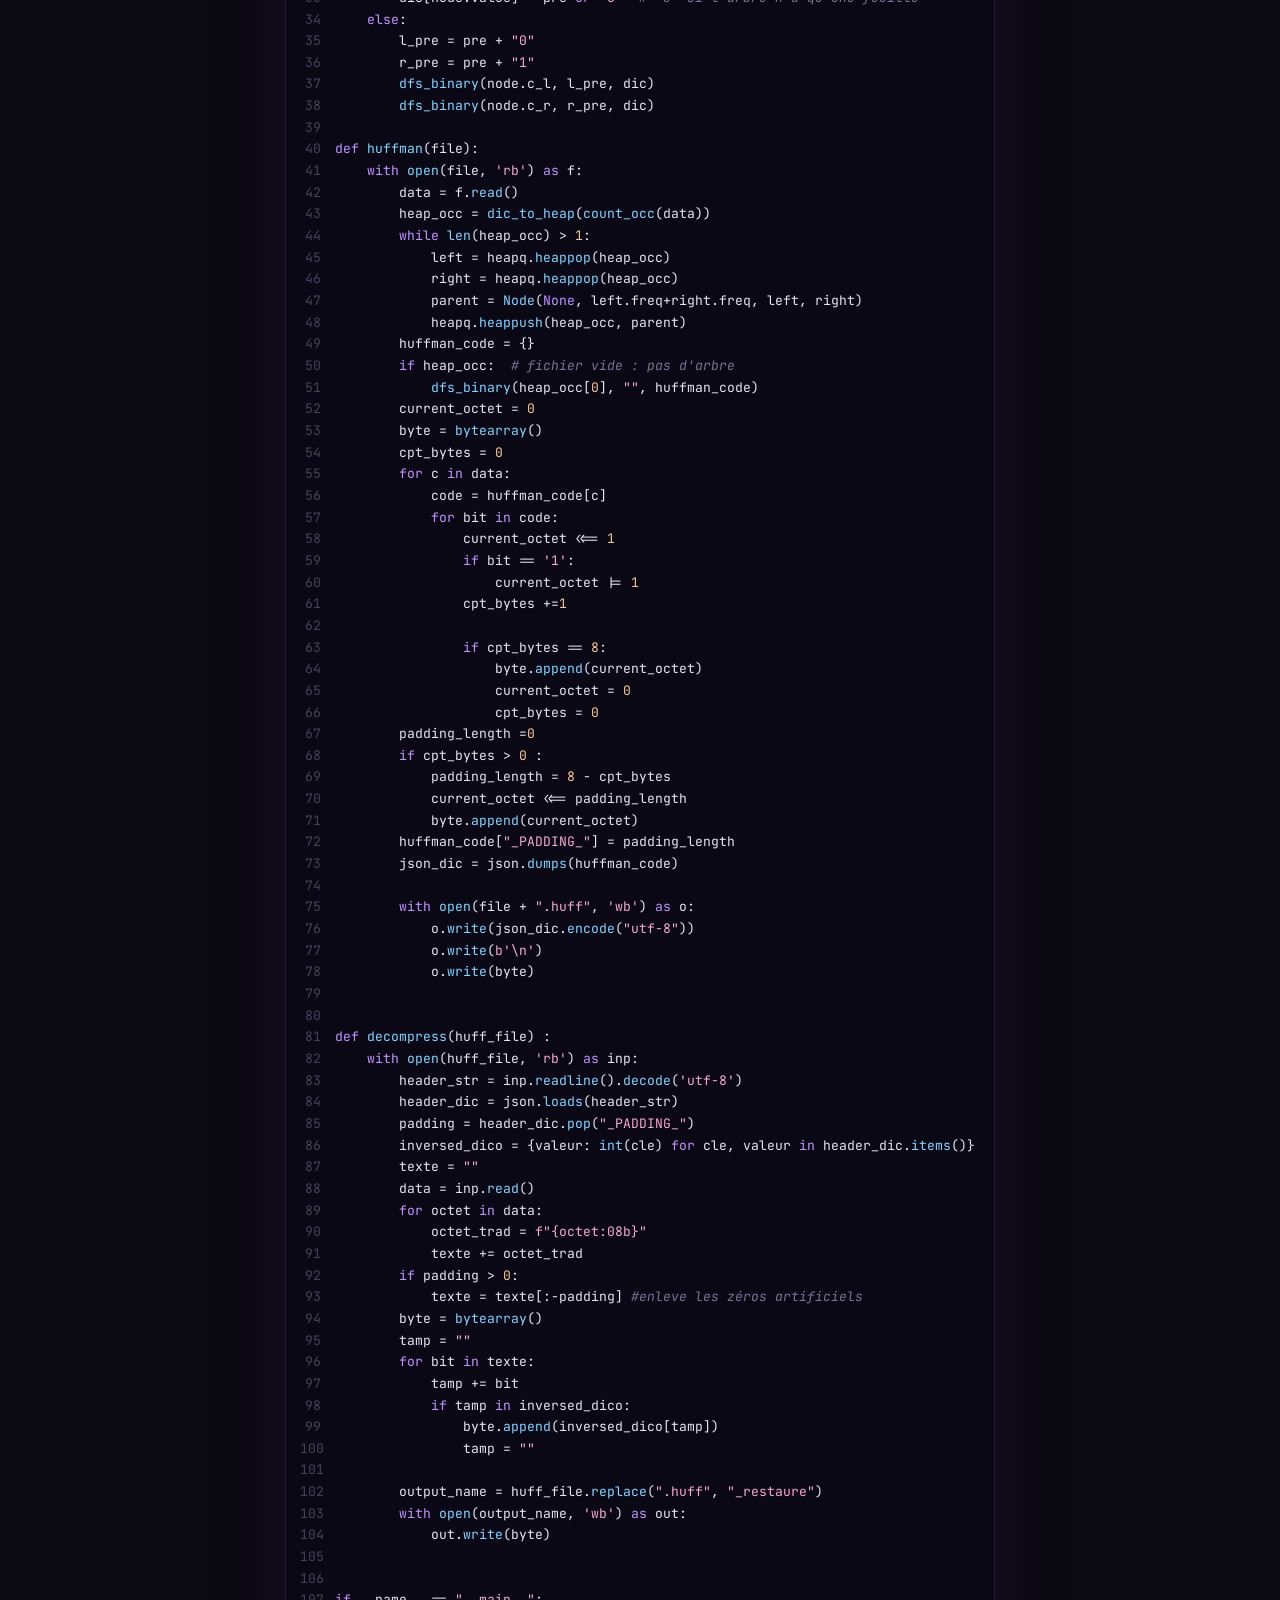
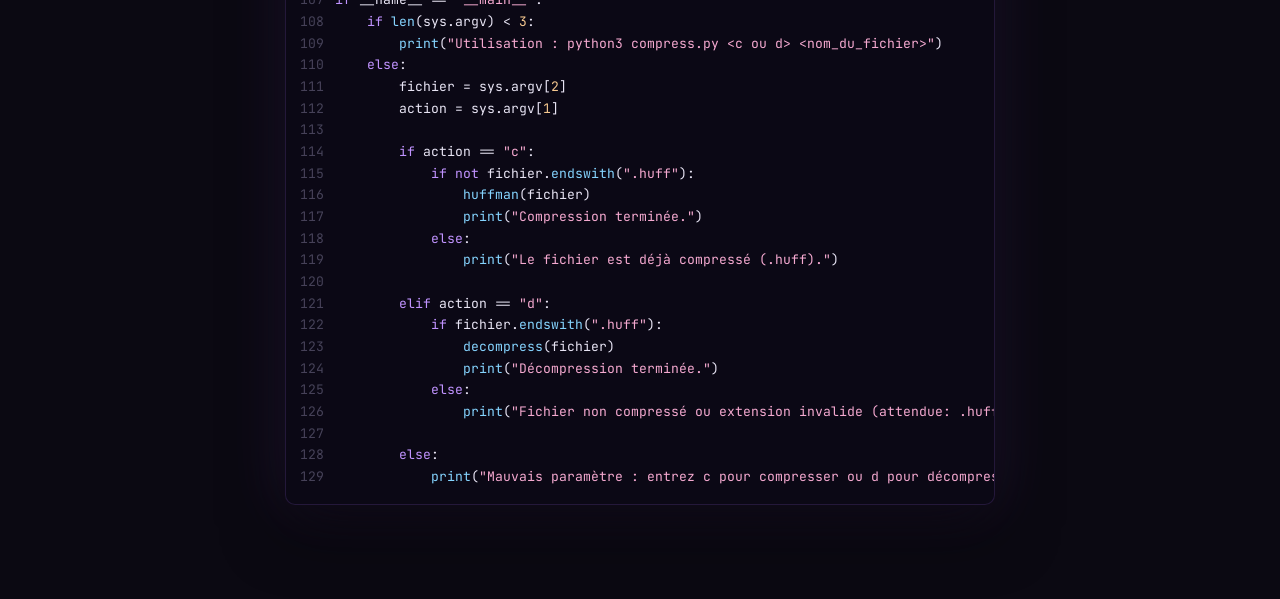
<file: huffman.html>
<!DOCTYPE html>
<html lang="fr">
<head>
    <meta charset="UTF-8">
    <meta name="viewport" content="width=device-width, initial-scale=1.0">
    <meta name="theme-color" content="#0b0912">
    <meta name="description" content="Compresseur/décompresseur sans perte en Python basé sur l'algorithme de Huffman.">
    <title>Compresseur Huffman | Portfolio : Kuji</title>
    <link rel="stylesheet" href="style.css">
</head>

<body>
    <div class="bg-glow"></div>

    <nav>
        <div class="nav-content">
            <a class="logo" href="index.html">Kuji<span class="us">_</span></a>
            <div class="links">
                <a href="index.html">Accueil</a>
                <a href="index.html#projets">Projets</a>
                <a href="index.html#contact">Contact</a>
            </div>
        </div>
    </nav>

    <main class="project-page">

        <header class="page-head">
            <p class="line"><span class="prompt">kuji@portfolio<span class="sep">:~/projets$</span></span> <span class="cmd">cat huffman.md<span class="cursor" aria-hidden="true"></span></span></p>
            <h1>Compresseur avec algorithme de Huffman</h1>
            <p class="lead">Outil de compression/décompression sans perte en Python, basé sur les arbres binaires et la manipulation de bits.</p>
            <div class="tags">
                <span class="tag">Python</span>
                <span class="tag">Algorithmique</span>
            </div>
        </header>

        <section class="doc-section">
            <h2>Pourquoi ce projet</h2>
            <p>Je voulais m'entraîner à la manipulation de bits et reprendre un peu de Python avant la rentrée à Télécom Nancy. J'ai repris un algorithme que je connaissais déjà de prépa, pour me concentrer sur l'implémentation plutôt que sur la théorie.</p>
        </section>
        <section class="doc-section">
            <h2>Cas limites & Débogage</h2>
            <p>Tester l'algorithme sur des cas extrêmes a révélé des bugs intéressants que j'ai dû corriger pour rendre l'outil robuste :</p>
            <ol class="steps">
                <li><strong>Le fichier vide :</strong> Tenter de compresser un fichier sans contenu faisait planter la construction de l'arbre (impossible de dépiler deux nœuds d'un tas vide). Il a fallu ajouter une condition de garde pour court-circuiter la génération et traiter ce cas proprement.</li>
                <li><strong>Le fichier à caractère unique :</strong> Si un fichier contient des milliers de "A" identiques, l'arbre de Huffman se réduit à une seule racine sans branches. Lors du parcours, le programme ne générait donc aucun code binaire. J'ai corrigé cela en forçant l'attribution du code <code class="inline">"0"</code> si l'arbre n'a qu'une seule feuille.</li>
            </ol>
        </section>

        <section class="doc-section">
            <h2>Source</h2>
            <a href="https://github.com/kujix2z/Compressor_Huffman">Lien vers le repo GitHub</a>
            <h2>Principe</h2>
            <p>L'algorithme de Huffman attribue à chaque octet un code binaire dont la longueur dépend de sa fréquence : un octet très présent reçoit un code court, un octet rare un code long. Aucun code n'étant le préfixe d'un autre, le décodage est sans ambiguïté et le fichier est restitué à l'identique.</p>
            <ol class="steps">
                <li><strong>Comptage.</strong> <code class="inline">count_occ</code> compte les occurrences de chaque octet du fichier.</li>
                <li><strong>Construction de l'arbre.</strong> Chaque octet devient une feuille placée dans un tas-min (<code class="inline">heapq</code>). On retire les deux nœuds les plus rares, on les fusionne sous un parent dont la fréquence est la somme des deux, puis on le remet dans le tas. On répète jusqu'à n'avoir plus que la racine.</li>
                <li><strong>Génération des codes.</strong> <code class="inline">dfs_binary</code> parcourt l'arbre : 0 pour aller à gauche, 1 pour aller à droite. Le chemin menant à une feuille est le code de son octet. Si le fichier ne contient qu'un seul octet distinct, l'arbre se réduit à une feuille et reçoit le code <code class="inline">0</code>.</li>
                <li><strong>Écriture des bits.</strong> Les codes sont mis bout à bout puis regroupés par paquets de 8 grâce aux décalages <code class="inline">&lt;&lt;</code> et au OU binaire <code class="inline">|</code>. Le dernier octet est complété par des zéros, et leur nombre est mémorisé (le padding).</li>
            </ol>
        </section>

        <section class="doc-section">
            <h2>Format du fichier .huff</h2>
            <p>La première ligne contient la table des codes au format JSON, avec en plus le nombre de bits de padding. Les octets compressés suivent après le saut de ligne. Les clés sont les valeurs des octets en décimal.</p>
            <pre class="snippet"><code>{"97": "0", "98": "10", "99": "11", "_PADDING_": 5}
[octets compressés]</code></pre>
            <p class="caption">Exemple avec a = 97, b = 98 et c = 99.</p>
            <p>À la décompression, <code class="inline">decompress</code> lit cette ligne, inverse la table (code vers octet), reconvertit chaque octet en 8 bits, retire le padding, puis lit les bits un par un jusqu'à reconnaître un code.</p>
        </section>

        <section class="doc-section">
            <h2>Utilisation</h2>
            <pre class="snippet"><code><span class="sn-p">$</span> python3 compress.py c mon_fichier.txt
<span class="sn-c"># crée mon_fichier.txt.huff</span>
<span class="sn-p">$</span> python3 compress.py d mon_fichier.txt.huff
<span class="sn-c"># crée mon_fichier.txt_restaure</span></code></pre>
        </section>

        <section class="doc-section">
            <h2>Code source</h2>
            <div class="code-window">
                <div class="code-bar">
                    <span class="code-file">compress.py</span>
                    <button class="copy-btn" id="copy" type="button" aria-live="polite">Copier</button>
                </div>
                <pre><code id="src" data-lang="python">import heapq, json, sys

class Node:
    def __init__(self, value, freq, c_l, c_r):
        self.value = value
        self.freq = freq
        self.c_l = c_l
        self.c_r = c_r

    def __lt__(self, other):
        return self.freq &lt; other.freq

def count_occ(text):
    dic = {}
    for c in text:
        if c not in dic:
            dic[c] = 1
        else:
            dic[c] += 1
    return dic


def dic_to_heap(dic):
    heap = []
    for k in dic:
        node = Node(k, dic[k], None, None)
        heap.append(node)
    heapq.heapify(heap)
    return heap

def dfs_binary(node, pre, dic):
    if node.value is not None:
        dic[node.value] = pre or "0"  # "0" si l'arbre n'a qu'une feuille
    else:
        l_pre = pre + "0"
        r_pre = pre + "1"
        dfs_binary(node.c_l, l_pre, dic)
        dfs_binary(node.c_r, r_pre, dic)

def huffman(file):
    with open(file, 'rb') as f:
        data = f.read()
        heap_occ = dic_to_heap(count_occ(data))
        while len(heap_occ) &gt; 1:
            left = heapq.heappop(heap_occ)
            right = heapq.heappop(heap_occ)
            parent = Node(None, left.freq+right.freq, left, right)
            heapq.heappush(heap_occ, parent)
        huffman_code = {}
        if heap_occ:  # fichier vide : pas d'arbre
            dfs_binary(heap_occ[0], "", huffman_code)
        current_octet = 0
        byte = bytearray()
        cpt_bytes = 0
        for c in data:
            code = huffman_code[c]
            for bit in code:
                current_octet &lt;&lt;= 1
                if bit == '1':
                    current_octet |= 1
                cpt_bytes +=1

                if cpt_bytes == 8:
                    byte.append(current_octet)
                    current_octet = 0
                    cpt_bytes = 0
        padding_length =0
        if cpt_bytes &gt; 0 :
            padding_length = 8 - cpt_bytes
            current_octet &lt;&lt;= padding_length
            byte.append(current_octet)
        huffman_code["_PADDING_"] = padding_length
        json_dic = json.dumps(huffman_code)

        with open(file + ".huff", 'wb') as o:
            o.write(json_dic.encode("utf-8"))
            o.write(b'\n')
            o.write(byte)


def decompress(huff_file) :
    with open(huff_file, 'rb') as inp:
        header_str = inp.readline().decode('utf-8')
        header_dic = json.loads(header_str)
        padding = header_dic.pop("_PADDING_")
        inversed_dico = {valeur: int(cle) for cle, valeur in header_dic.items()}
        texte = ""
        data = inp.read()
        for octet in data:
            octet_trad = f"{octet:08b}"
            texte += octet_trad
        if padding &gt; 0:
            texte = texte[:-padding] #enleve les zéros artificiels
        byte = bytearray()
        tamp = ""
        for bit in texte:
            tamp += bit
            if tamp in inversed_dico:
                byte.append(inversed_dico[tamp])
                tamp = ""

        output_name = huff_file.replace(".huff", "_restaure")
        with open(output_name, 'wb') as out:
            out.write(byte)


if __name__ == "__main__":
    if len(sys.argv) &lt; 3:
        print("Utilisation : python3 compress.py &lt;c ou d&gt; &lt;nom_du_fichier&gt;")
    else:
        fichier = sys.argv[2]
        action = sys.argv[1]

        if action == "c":
            if not fichier.endswith(".huff"):
                huffman(fichier)
                print("Compression terminée.")
            else:
                print("Le fichier est déjà compressé (.huff).")

        elif action == "d":
            if fichier.endswith(".huff"):
                decompress(fichier)
                print("Décompression terminée.")
            else:
                print("Fichier non compressé ou extension invalide (attendue: .huff).")

        else:
            print("Mauvais paramètre : entrez c pour compresser ou d pour décompresser.")</code></pre>
            </div>
        </section>

    </main>

    <script src="highlight.js"></script>
</body>
</html>
</file>
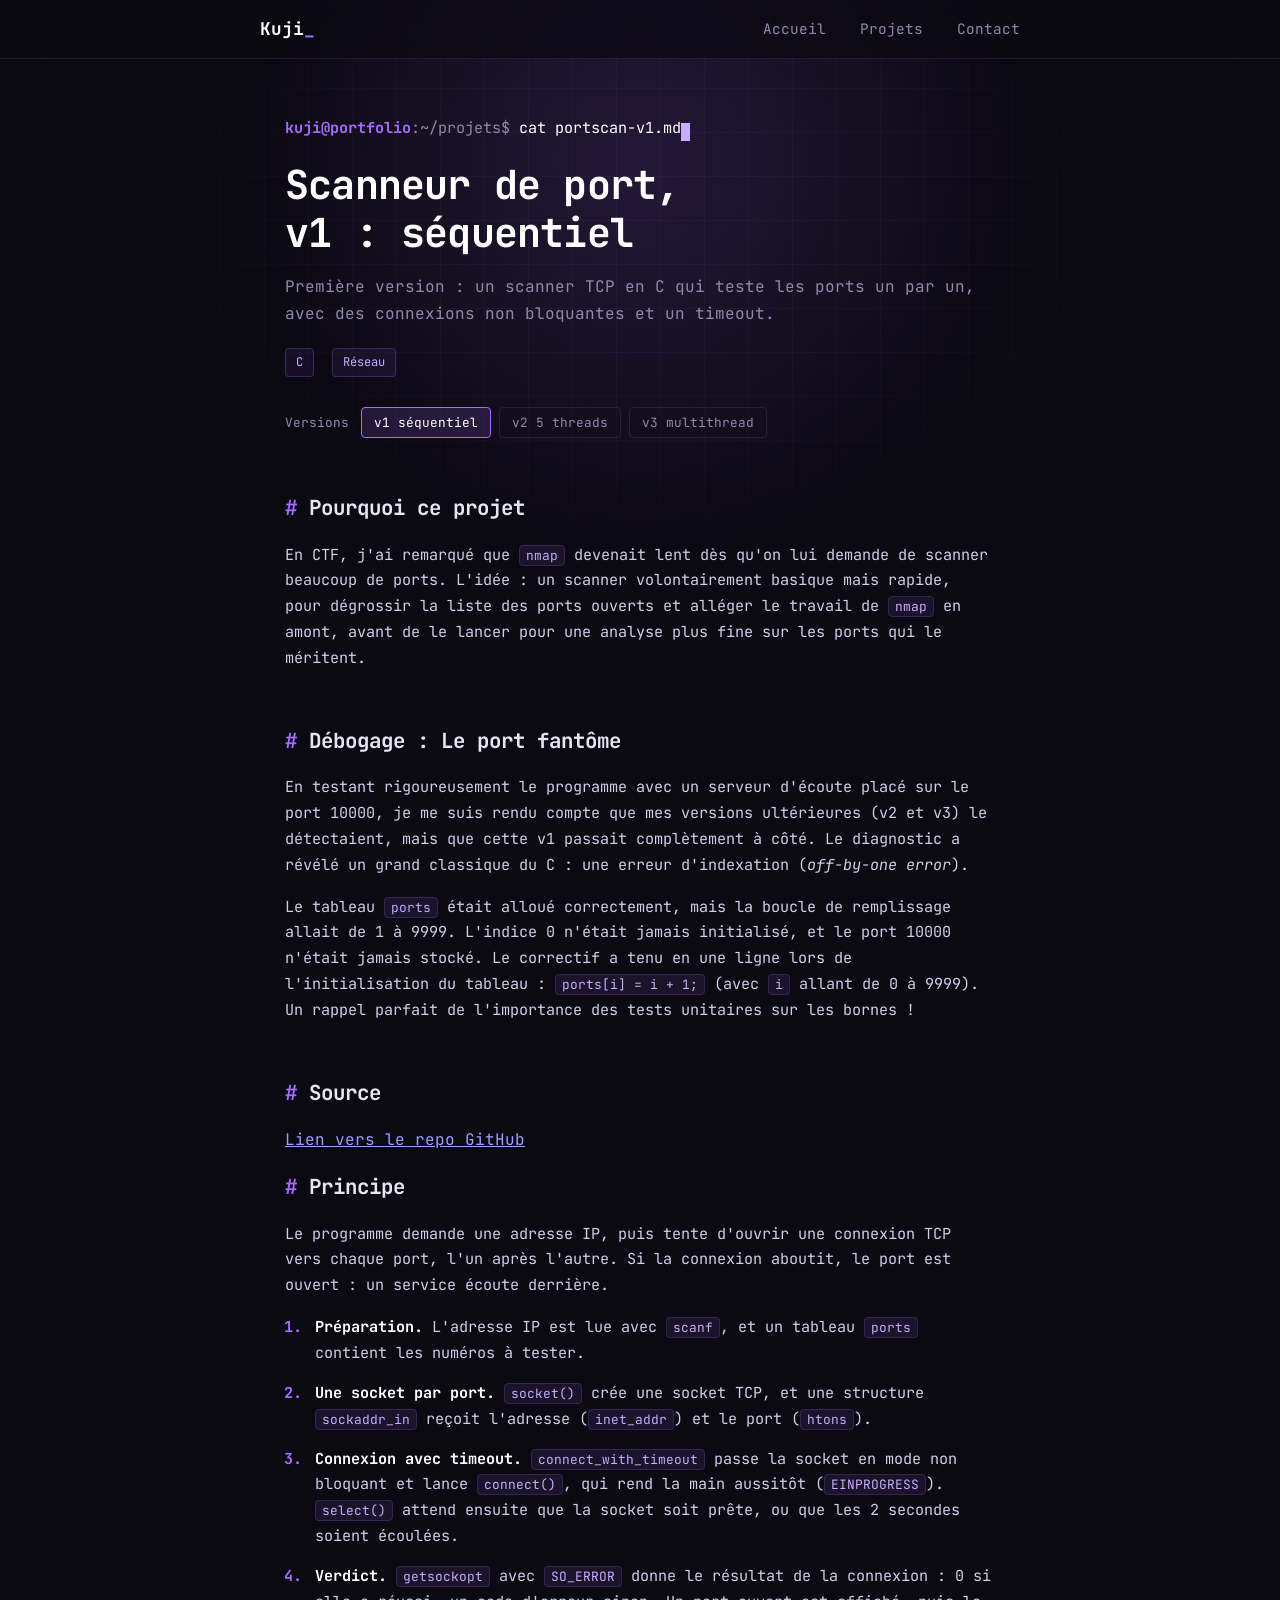
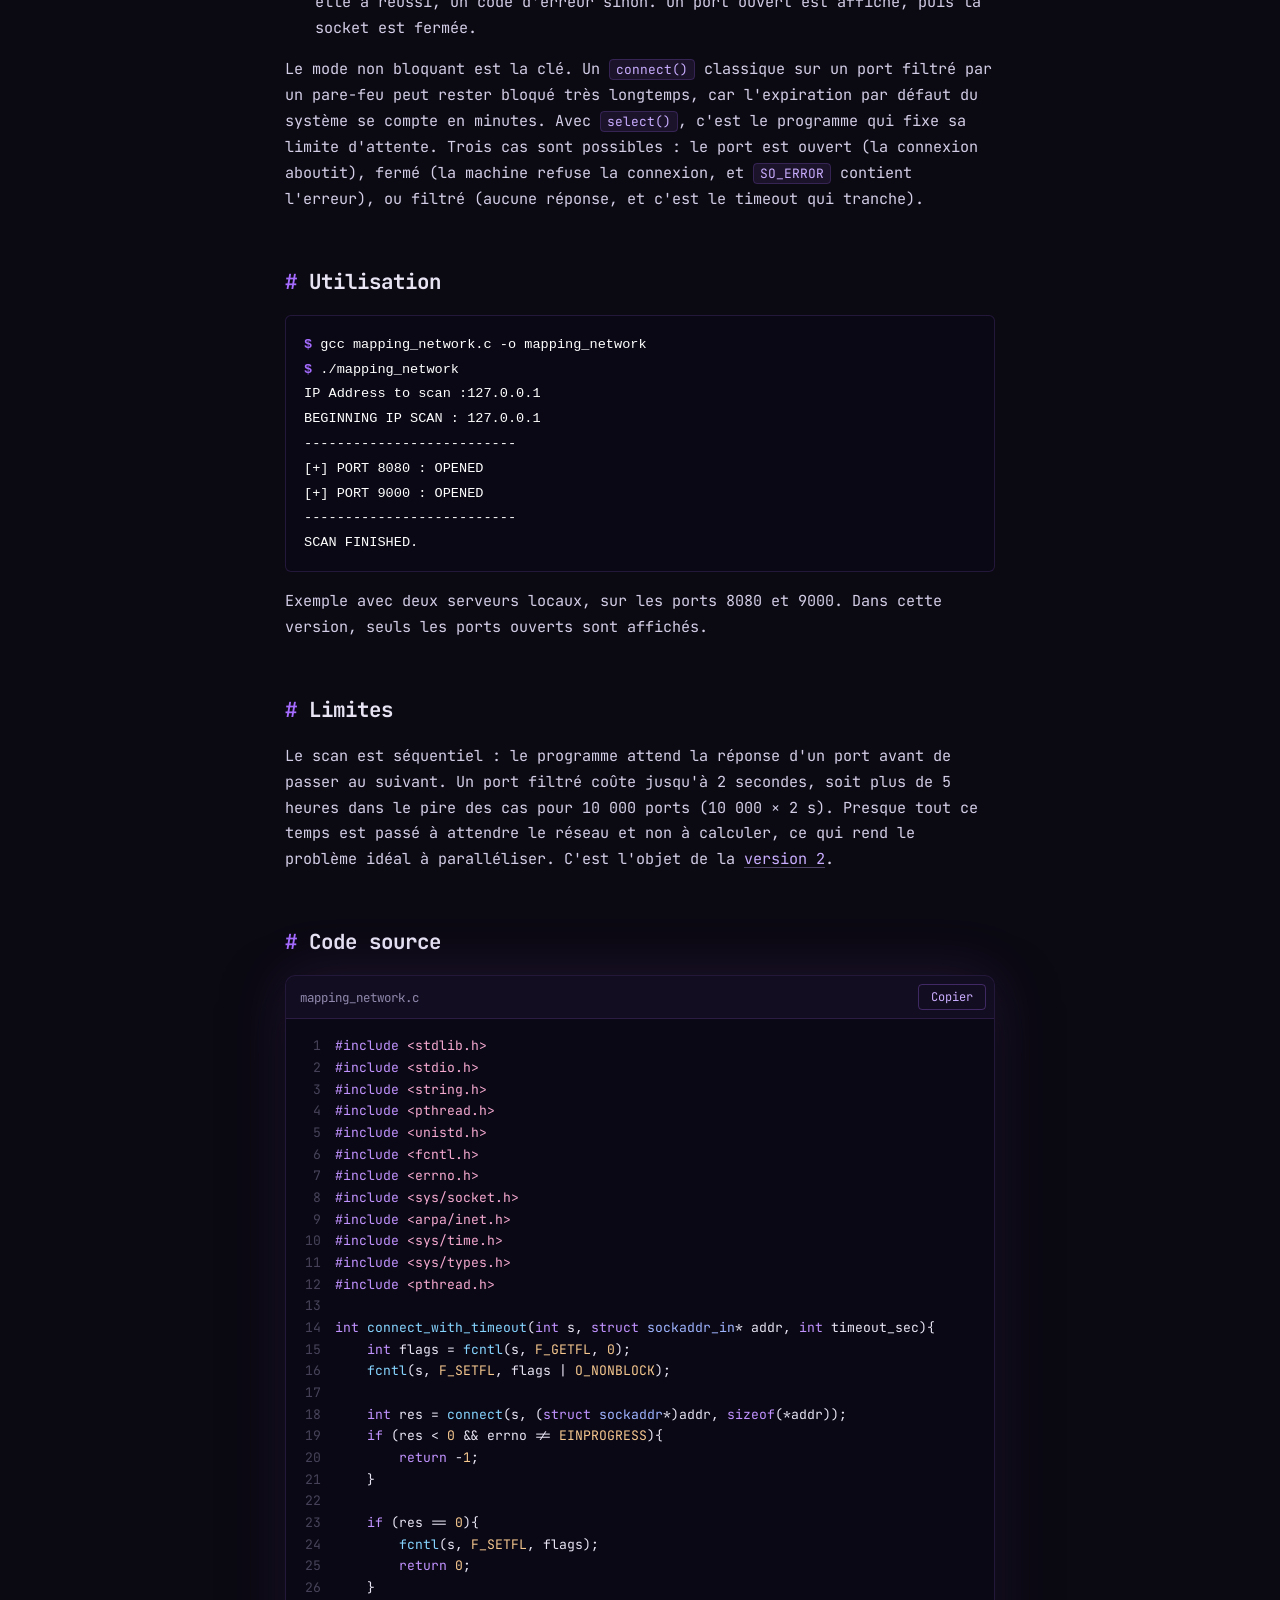
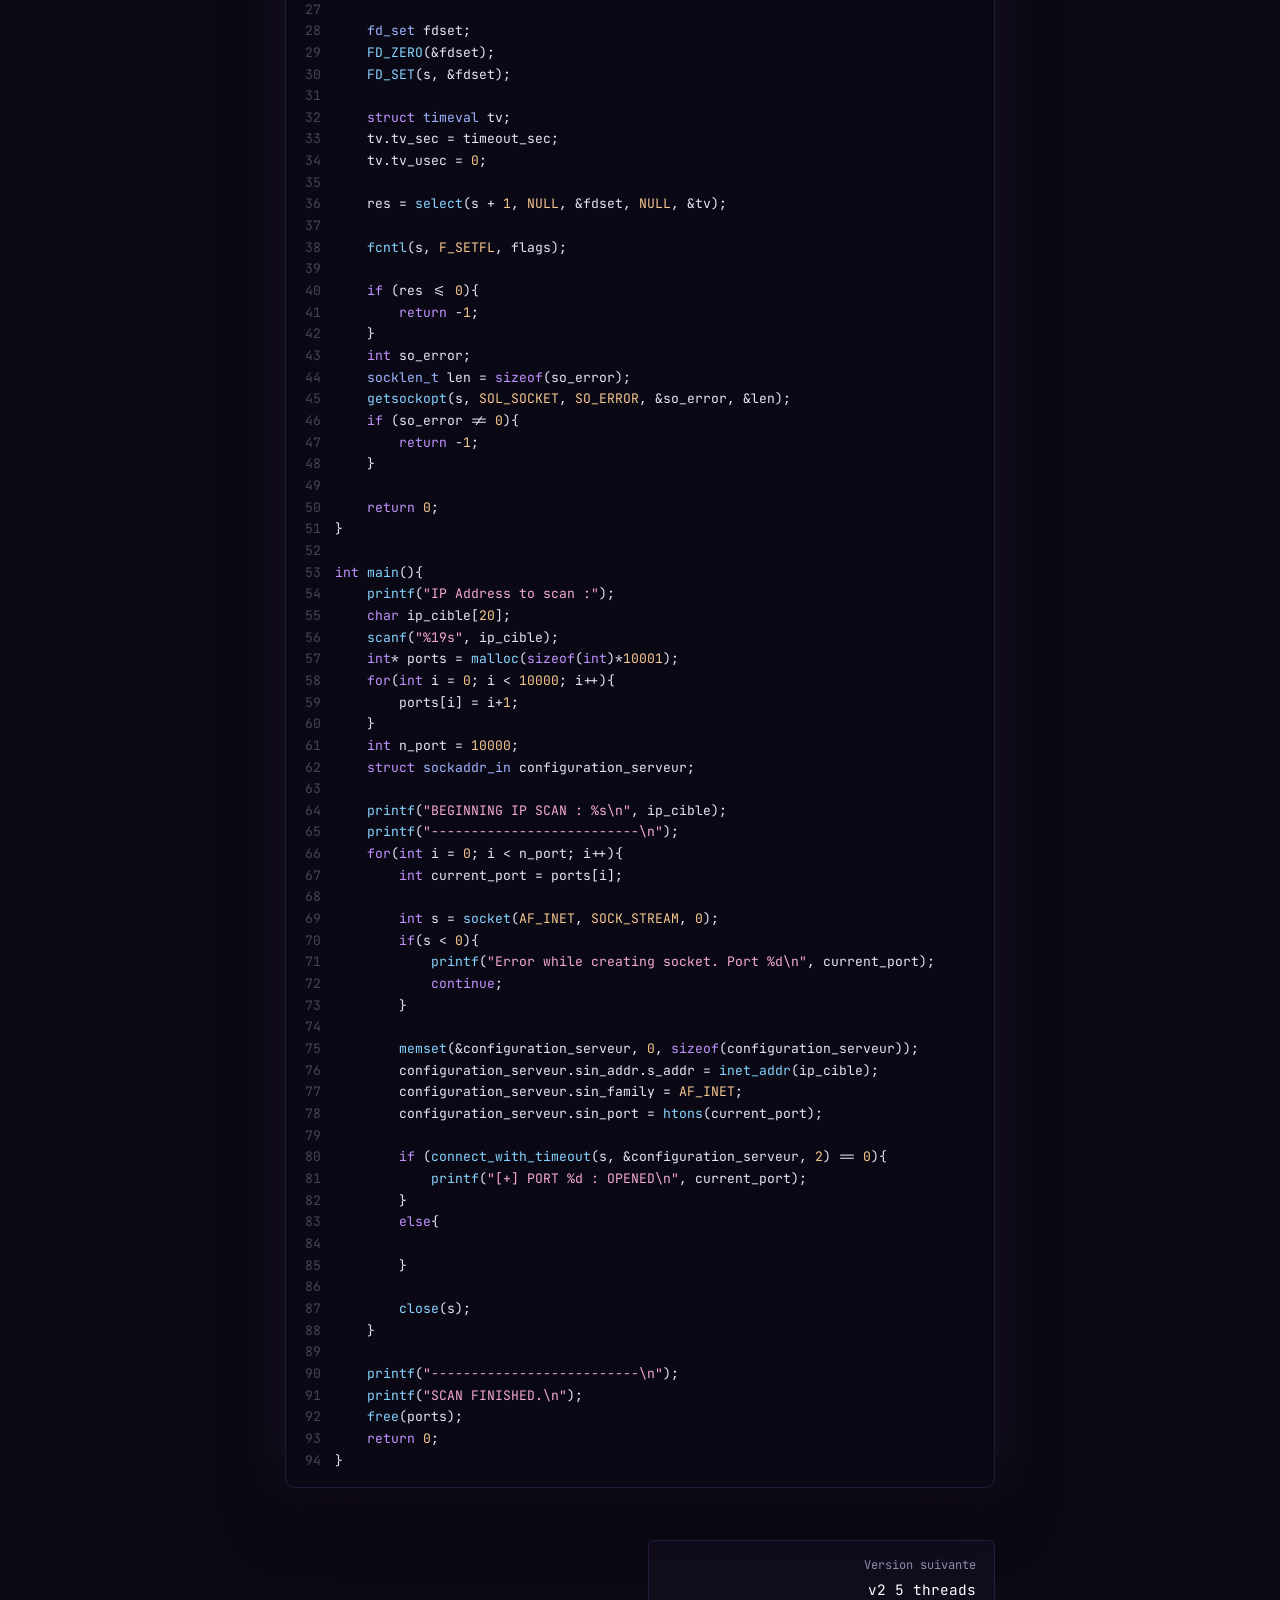
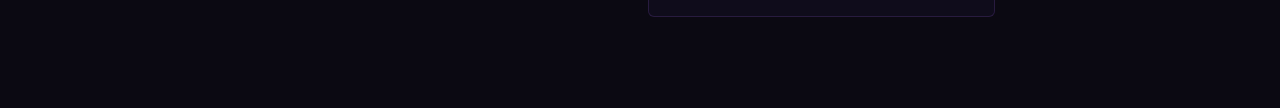
<file: portscan-v1.html>
<!DOCTYPE html>
<html lang="fr">
<head>
    <meta charset="UTF-8">
    <meta name="viewport" content="width=device-width, initial-scale=1.0">
    <meta name="theme-color" content="#0b0912">
    <meta name="description" content="Scanneur de ports TCP en C : première version séquentielle, avec connexions non bloquantes et timeout.">
    <title>Scanneur de port v1 : séquentiel | Portfolio : Kuji</title>
    <link rel="stylesheet" href="style.css">
</head>

<body>
    <div class="bg-glow"></div>

    <nav>
        <div class="nav-content">
            <a class="logo" href="index.html">Kuji<span class="us">_</span></a>
            <div class="links">
                <a href="index.html">Accueil</a>
                <a href="index.html#projets">Projets</a>
                <a href="index.html#contact">Contact</a>
            </div>
        </div>
    </nav>

    <main class="project-page">

        <header class="page-head">
            <p class="line"><span class="prompt">kuji@portfolio<span class="sep">:~/projets$</span></span> <span class="cmd">cat portscan-v1.md<span class="cursor" aria-hidden="true"></span></span></p>
            <h1>Scanneur de port, v1 : séquentiel</h1>
            <p class="lead">Première version : un scanner TCP en C qui teste les ports un par un, avec des connexions non bloquantes et un timeout.</p>
            <div class="tags">
                <span class="tag">C</span>
                <span class="tag">Réseau</span>
            </div>
            <nav class="versions" aria-label="Versions du scanneur de port">
                <span class="versions-label">Versions</span>
                <a href="portscan-v1.html" aria-current="page">v1 séquentiel</a>
                <a href="portscan-v2.html">v2 5 threads</a>
                <a href="portscan-v3.html">v3 multithread</a>
            </nav>
        </header>

        <section class="doc-section">
            <h2>Pourquoi ce projet</h2>
            <p>En CTF, j'ai remarqué que <code class="inline">nmap</code> devenait lent dès qu'on lui demande de scanner beaucoup de ports. L'idée : un scanner volontairement basique mais rapide, pour dégrossir la liste des ports ouverts et alléger le travail de <code class="inline">nmap</code> en amont, avant de le lancer pour une analyse plus fine sur les ports qui le méritent.</p>
        </section>
        <section class="doc-section">
            <h2>Débogage : Le port fantôme</h2>
            <p>En testant rigoureusement le programme avec un serveur d'écoute placé sur le port 10000, je me suis rendu compte que mes versions ultérieures (v2 et v3) le détectaient, mais que cette v1 passait complètement à côté. Le diagnostic a révélé un grand classique du C : une erreur d'indexation (<em>off-by-one error</em>).</p>
            <p>Le tableau <code class="inline">ports</code> était alloué correctement, mais la boucle de remplissage allait de 1 à 9999. L'indice 0 n'était jamais initialisé, et le port 10000 n'était jamais stocké. Le correctif a tenu en une ligne lors de l'initialisation du tableau : <code class="inline">ports[i] = i + 1;</code> (avec <code class="inline">i</code> allant de 0 à 9999). Un rappel parfait de l'importance des tests unitaires sur les bornes !</p>
        </section>

        <section class="doc-section">
            <h2>Source</h2>
            <a href="https://github.com/kujix2z/Port-Scan">Lien vers le repo GitHub</a>
            <h2>Principe</h2>
            <p>Le programme demande une adresse IP, puis tente d'ouvrir une connexion TCP vers chaque port, l'un après l'autre. Si la connexion aboutit, le port est ouvert : un service écoute derrière.</p>
            <ol class="steps">
                <li><strong>Préparation.</strong> L'adresse IP est lue avec <code class="inline">scanf</code>, et un tableau <code class="inline">ports</code> contient les numéros à tester.</li>
                <li><strong>Une socket par port.</strong> <code class="inline">socket()</code> crée une socket TCP, et une structure <code class="inline">sockaddr_in</code> reçoit l'adresse (<code class="inline">inet_addr</code>) et le port (<code class="inline">htons</code>).</li>
                <li><strong>Connexion avec timeout.</strong> <code class="inline">connect_with_timeout</code> passe la socket en mode non bloquant et lance <code class="inline">connect()</code>, qui rend la main aussitôt (<code class="inline">EINPROGRESS</code>). <code class="inline">select()</code> attend ensuite que la socket soit prête, ou que les 2 secondes soient écoulées.</li>
                <li><strong>Verdict.</strong> <code class="inline">getsockopt</code> avec <code class="inline">SO_ERROR</code> donne le résultat de la connexion : 0 si elle a réussi, un code d'erreur sinon. Un port ouvert est affiché, puis la socket est fermée.</li>
            </ol>
            <p>Le mode non bloquant est la clé. Un <code class="inline">connect()</code> classique sur un port filtré par un pare-feu peut rester bloqué très longtemps, car l'expiration par défaut du système se compte en minutes. Avec <code class="inline">select()</code>, c'est le programme qui fixe sa limite d'attente. Trois cas sont possibles : le port est ouvert (la connexion aboutit), fermé (la machine refuse la connexion, et <code class="inline">SO_ERROR</code> contient l'erreur), ou filtré (aucune réponse, et c'est le timeout qui tranche).</p>
        </section>

        <section class="doc-section">
            <h2>Utilisation</h2>
            <pre class="snippet"><code><span class="sn-p">$</span> gcc mapping_network.c -o mapping_network
<span class="sn-p">$</span> ./mapping_network
IP Address to scan :127.0.0.1
BEGINNING IP SCAN : 127.0.0.1
--------------------------
[+] PORT 8080 : OPENED
[+] PORT 9000 : OPENED
--------------------------
SCAN FINISHED.</code></pre>
            <p class="caption">Exemple avec deux serveurs locaux, sur les ports 8080 et 9000. Dans cette version, seuls les ports ouverts sont affichés.</p>
        </section>

        <section class="doc-section">
            <h2>Limites</h2>
            <p>Le scan est séquentiel : le programme attend la réponse d'un port avant de passer au suivant. Un port filtré coûte jusqu'à 2 secondes, soit plus de 5 heures dans le pire des cas pour 10 000 ports (10 000 × 2 s). Presque tout ce temps est passé à attendre le réseau et non à calculer, ce qui rend le problème idéal à paralléliser. C'est l'objet de la <a class="text-link" href="portscan-v2.html">version 2</a>.</p>
        </section>

        <section class="doc-section">
            <h2>Code source</h2>
            <div class="code-window">
                <div class="code-bar">
                    <span class="code-file">mapping_network.c</span>
                    <button class="copy-btn" id="copy" type="button" aria-live="polite">Copier</button>
                </div>
                <pre><code id="src" data-lang="c">#include &lt;stdlib.h&gt;
#include &lt;stdio.h&gt;
#include &lt;string.h&gt;
#include &lt;pthread.h&gt;
#include &lt;unistd.h&gt;
#include &lt;fcntl.h&gt;
#include &lt;errno.h&gt;
#include &lt;sys/socket.h&gt;
#include &lt;arpa/inet.h&gt;
#include &lt;sys/time.h&gt;
#include &lt;sys/types.h&gt;
#include &lt;pthread.h&gt;

int connect_with_timeout(int s, struct sockaddr_in* addr, int timeout_sec){
    int flags = fcntl(s, F_GETFL, 0);
    fcntl(s, F_SETFL, flags | O_NONBLOCK);

    int res = connect(s, (struct sockaddr*)addr, sizeof(*addr));
    if (res &lt; 0 &amp;&amp; errno != EINPROGRESS){
        return -1;
    }

    if (res == 0){
        fcntl(s, F_SETFL, flags);
        return 0;
    }

    fd_set fdset;
    FD_ZERO(&amp;fdset);
    FD_SET(s, &amp;fdset);

    struct timeval tv;
    tv.tv_sec = timeout_sec;
    tv.tv_usec = 0;

    res = select(s + 1, NULL, &amp;fdset, NULL, &amp;tv);

    fcntl(s, F_SETFL, flags);

    if (res &lt;= 0){
        return -1;
    }
    int so_error;
    socklen_t len = sizeof(so_error);
    getsockopt(s, SOL_SOCKET, SO_ERROR, &amp;so_error, &amp;len);
    if (so_error != 0){
        return -1;
    }

    return 0;
}

int main(){
    printf("IP Address to scan :");
    char ip_cible[20];
    scanf("%19s", ip_cible);
    int* ports = malloc(sizeof(int)*10001);
    for(int i = 0; i &lt; 10000; i++){
        ports[i] = i+1;
    }
    int n_port = 10000;
    struct sockaddr_in configuration_serveur;

    printf("BEGINNING IP SCAN : %s\n", ip_cible);
    printf("--------------------------\n");
    for(int i = 0; i &lt; n_port; i++){
        int current_port = ports[i];

        int s = socket(AF_INET, SOCK_STREAM, 0);
        if(s &lt; 0){
            printf("Error while creating socket. Port %d\n", current_port);
            continue;
        }

        memset(&amp;configuration_serveur, 0, sizeof(configuration_serveur));
        configuration_serveur.sin_addr.s_addr = inet_addr(ip_cible);
        configuration_serveur.sin_family = AF_INET;
        configuration_serveur.sin_port = htons(current_port);

        if (connect_with_timeout(s, &amp;configuration_serveur, 2) == 0){
            printf("[+] PORT %d : OPENED\n", current_port);
        }
        else{

        }

        close(s);
    }

    printf("--------------------------\n");
    printf("SCAN FINISHED.\n");
    free(ports);
    return 0;
}</code></pre>
            </div>
        </section>

        <nav class="pager" aria-label="Navigation entre les versions">
            <a class="next" href="portscan-v2.html"><span class="pager-dir">Version suivante</span>v2 5 threads</a>
        </nav>

    </main>

    <script src="highlight.js"></script>
</body>
</html>
</file>
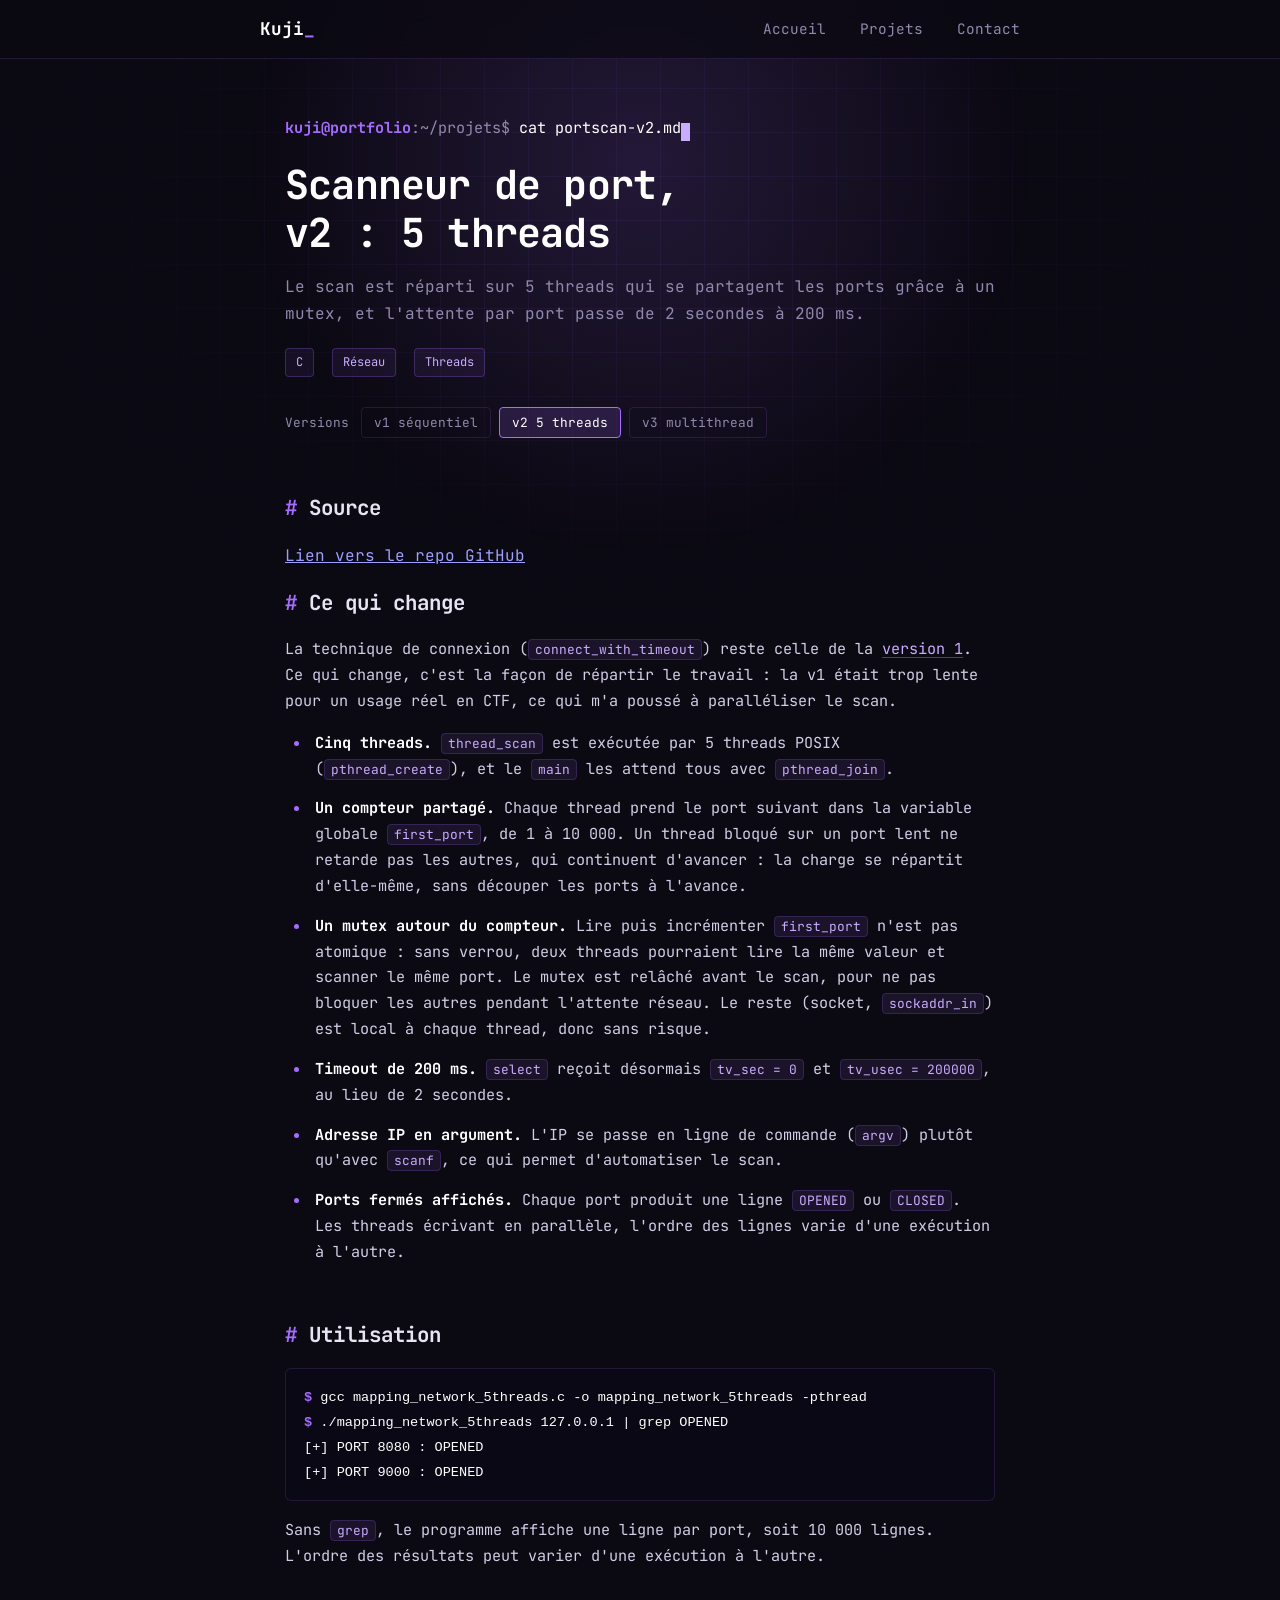
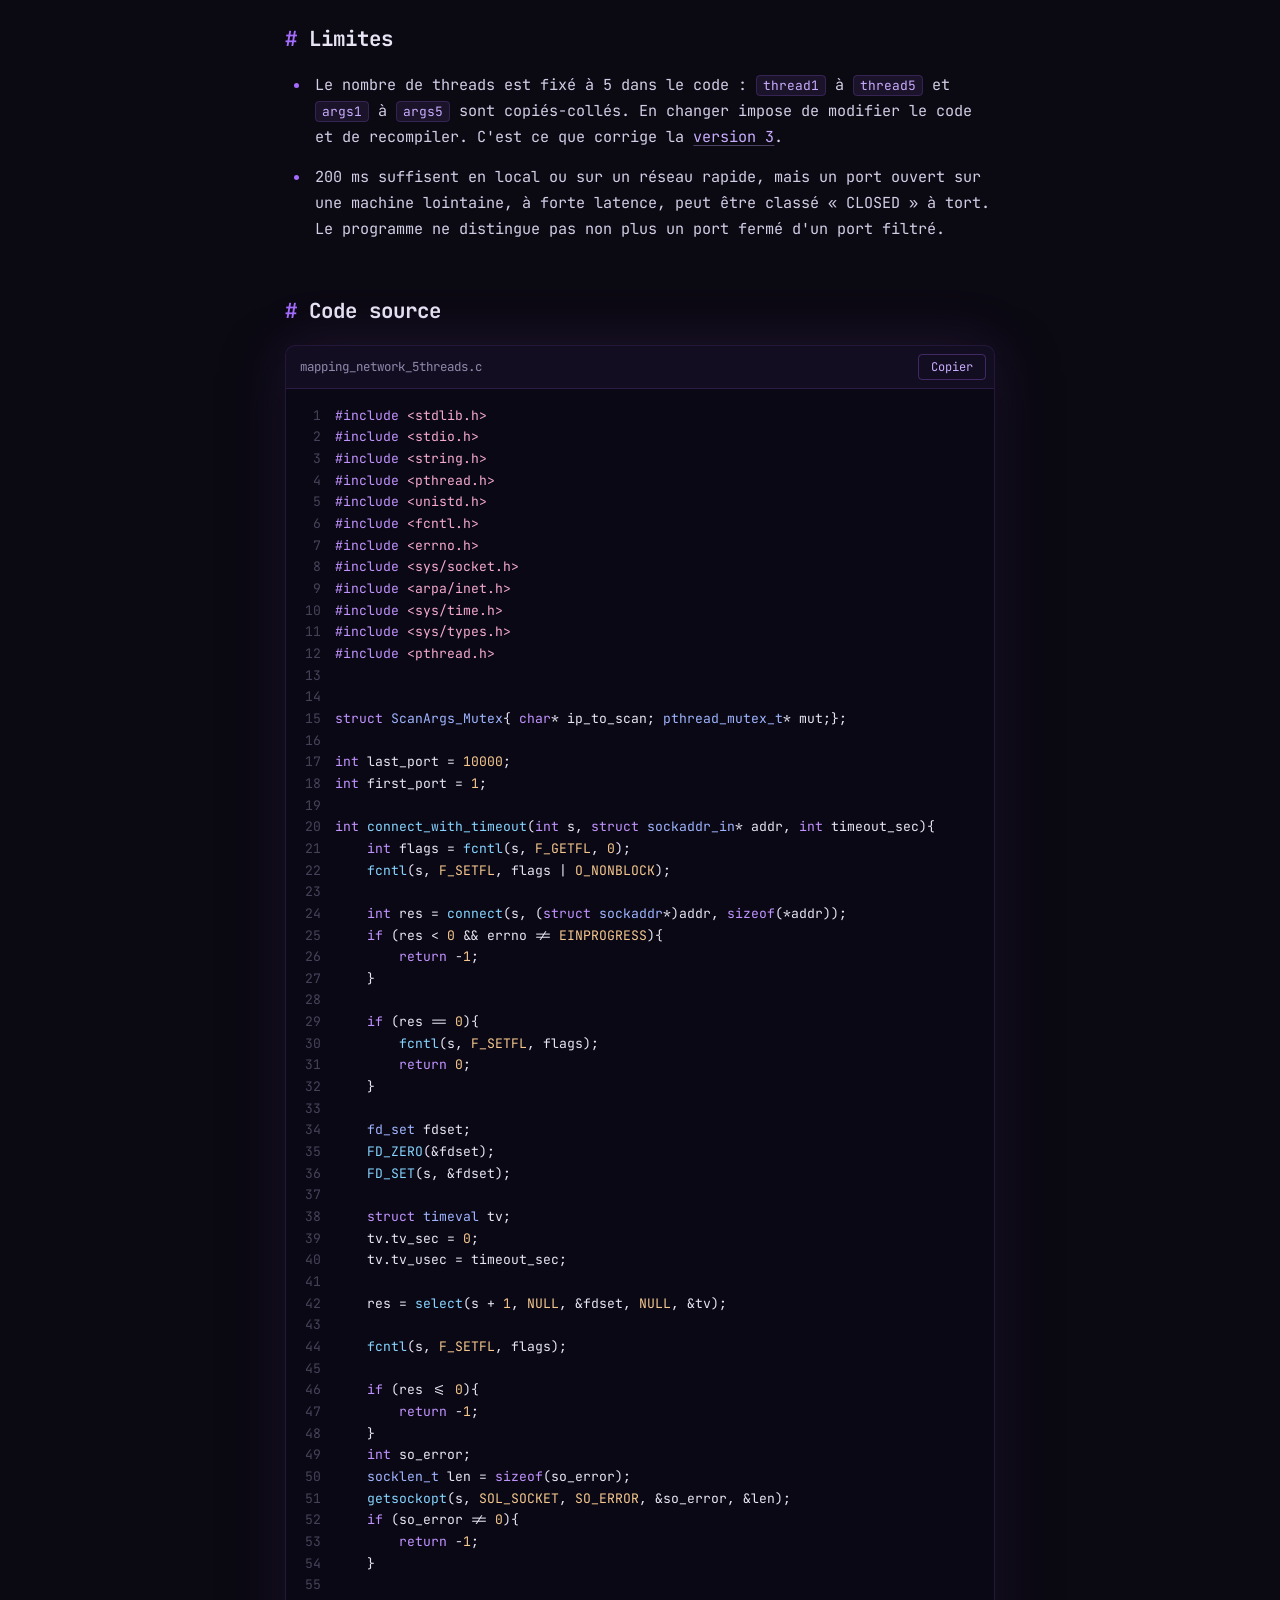
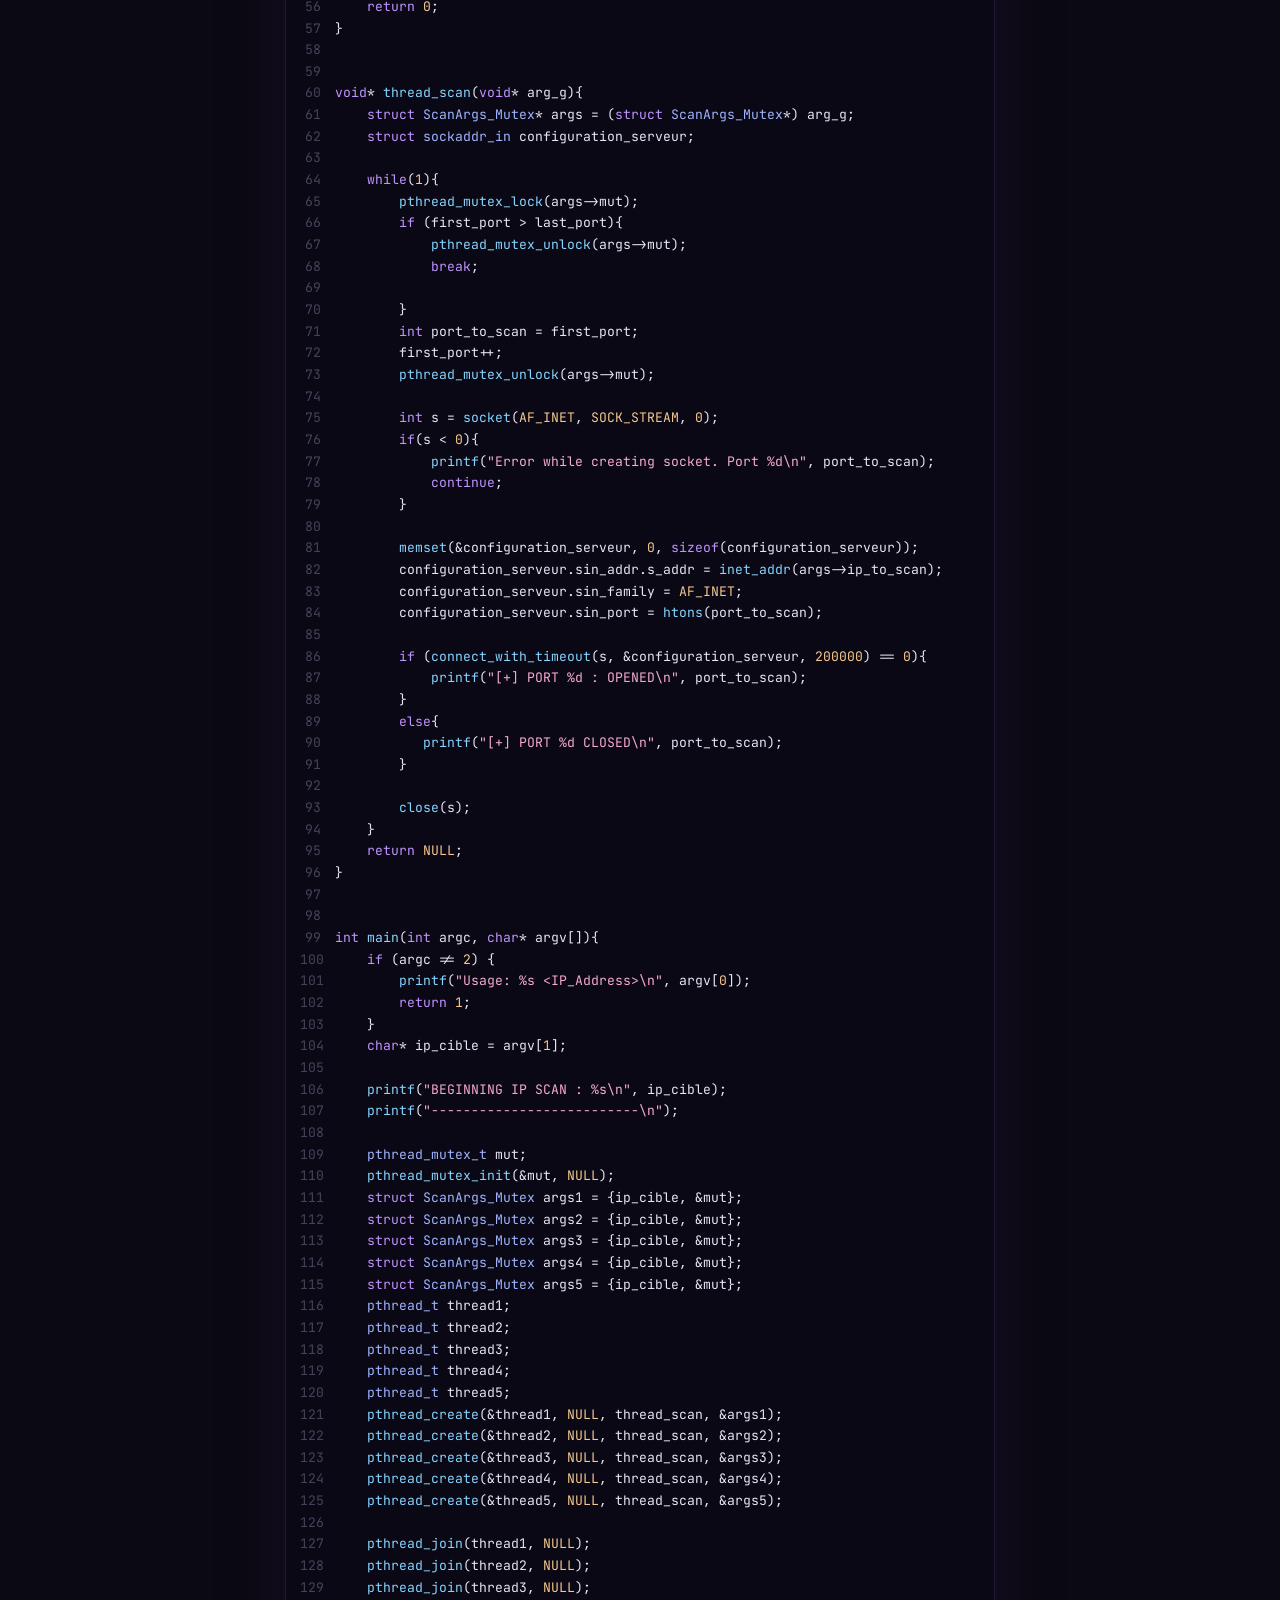
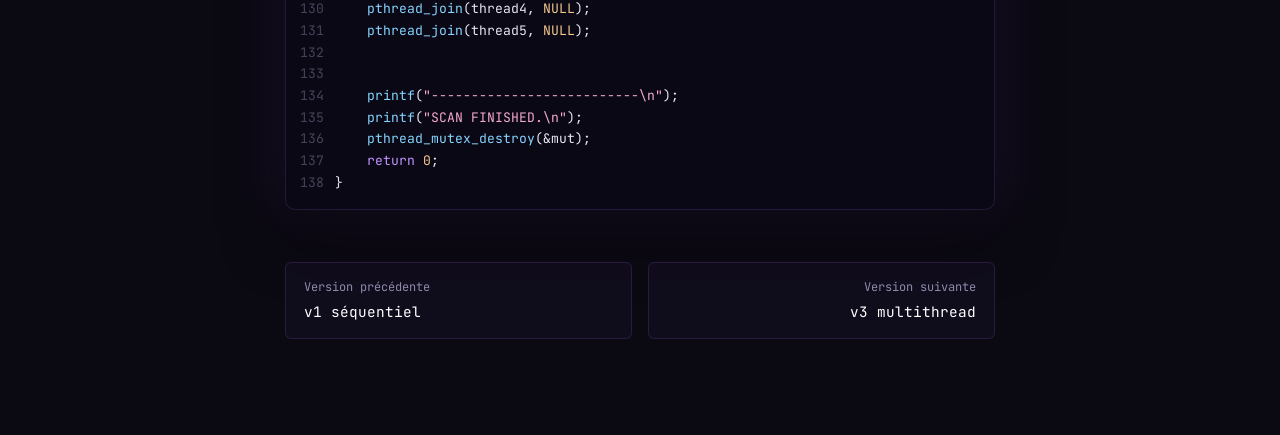
<file: portscan-v2.html>
<!DOCTYPE html>
<html lang="fr">
<head>
    <meta charset="UTF-8">
    <meta name="viewport" content="width=device-width, initial-scale=1.0">
    <meta name="theme-color" content="#0b0912">
    <meta name="description" content="Scanneur de ports TCP en C : cinq threads se partagent les ports grâce à un mutex.">
    <title>Scanneur de port v2 : 5 threads | Portfolio : Kuji</title>
    <link rel="stylesheet" href="style.css">
</head>

<body>
    <div class="bg-glow"></div>

    <nav>
        <div class="nav-content">
            <a class="logo" href="index.html">Kuji<span class="us">_</span></a>
            <div class="links">
                <a href="index.html">Accueil</a>
                <a href="index.html#projets">Projets</a>
                <a href="index.html#contact">Contact</a>
            </div>
        </div>
    </nav>

    <main class="project-page">

        <header class="page-head">
            <p class="line"><span class="prompt">kuji@portfolio<span class="sep">:~/projets$</span></span> <span class="cmd">cat portscan-v2.md<span class="cursor" aria-hidden="true"></span></span></p>
            <h1>Scanneur de port, v2 : 5 threads</h1>
            <p class="lead">Le scan est réparti sur 5 threads qui se partagent les ports grâce à un mutex, et l'attente par port passe de 2 secondes à 200 ms.</p>
            <div class="tags">
                <span class="tag">C</span>
                <span class="tag">Réseau</span>
                <span class="tag">Threads</span>
            </div>
            <nav class="versions" aria-label="Versions du scanneur de port">
                <span class="versions-label">Versions</span>
                <a href="portscan-v1.html">v1 séquentiel</a>
                <a href="portscan-v2.html" aria-current="page">v2 5 threads</a>
                <a href="portscan-v3.html">v3 multithread</a>
            </nav>
        </header>

        <section class="doc-section">
            <h2>Source</h2>
            <a href="https://github.com/kujix2z/Port-Scan">Lien vers le repo GitHub</a>
            <h2>Ce qui change</h2>
            <p>La technique de connexion (<code class="inline">connect_with_timeout</code>) reste celle de la <a class="text-link" href="portscan-v1.html">version 1</a>. Ce qui change, c'est la façon de répartir le travail : la v1 était trop lente pour un usage réel en CTF, ce qui m'a poussé à paralléliser le scan.</p>
            <ul class="steps">
                <li><strong>Cinq threads.</strong> <code class="inline">thread_scan</code> est exécutée par 5 threads POSIX (<code class="inline">pthread_create</code>), et le <code class="inline">main</code> les attend tous avec <code class="inline">pthread_join</code>.</li>
                <li><strong>Un compteur partagé.</strong> Chaque thread prend le port suivant dans la variable globale <code class="inline">first_port</code>, de 1 à 10 000. Un thread bloqué sur un port lent ne retarde pas les autres, qui continuent d'avancer : la charge se répartit d'elle-même, sans découper les ports à l'avance.</li>
                <li><strong>Un mutex autour du compteur.</strong> Lire puis incrémenter <code class="inline">first_port</code> n'est pas atomique : sans verrou, deux threads pourraient lire la même valeur et scanner le même port. Le mutex est relâché avant le scan, pour ne pas bloquer les autres pendant l'attente réseau. Le reste (socket, <code class="inline">sockaddr_in</code>) est local à chaque thread, donc sans risque.</li>
                <li><strong>Timeout de 200 ms.</strong> <code class="inline">select</code> reçoit désormais <code class="inline">tv_sec = 0</code> et <code class="inline">tv_usec = 200000</code>, au lieu de 2 secondes.</li>
                <li><strong>Adresse IP en argument.</strong> L'IP se passe en ligne de commande (<code class="inline">argv</code>) plutôt qu'avec <code class="inline">scanf</code>, ce qui permet d'automatiser le scan.</li>
                <li><strong>Ports fermés affichés.</strong> Chaque port produit une ligne <code class="inline">OPENED</code> ou <code class="inline">CLOSED</code>. Les threads écrivant en parallèle, l'ordre des lignes varie d'une exécution à l'autre.</li>
            </ul>
        </section>

        <section class="doc-section">
            <h2>Utilisation</h2>
            <pre class="snippet"><code><span class="sn-p">$</span> gcc mapping_network_5threads.c -o mapping_network_5threads -pthread
<span class="sn-p">$</span> ./mapping_network_5threads 127.0.0.1 | grep OPENED
[+] PORT 8080 : OPENED
[+] PORT 9000 : OPENED</code></pre>
            <p class="caption">Sans <code class="inline">grep</code>, le programme affiche une ligne par port, soit 10 000 lignes. L'ordre des résultats peut varier d'une exécution à l'autre.</p>
        </section>

        <section class="doc-section">
            <h2>Limites</h2>
            <ul class="steps">
                <li>Le nombre de threads est fixé à 5 dans le code : <code class="inline">thread1</code> à <code class="inline">thread5</code> et <code class="inline">args1</code> à <code class="inline">args5</code> sont copiés-collés. En changer impose de modifier le code et de recompiler. C'est ce que corrige la <a class="text-link" href="portscan-v3.html">version 3</a>.</li>
                <li>200 ms suffisent en local ou sur un réseau rapide, mais un port ouvert sur une machine lointaine, à forte latence, peut être classé « CLOSED » à tort. Le programme ne distingue pas non plus un port fermé d'un port filtré.</li>
            </ul>
        </section>

        <section class="doc-section">
            <h2>Code source</h2>
            <div class="code-window">
                <div class="code-bar">
                    <span class="code-file">mapping_network_5threads.c</span>
                    <button class="copy-btn" id="copy" type="button" aria-live="polite">Copier</button>
                </div>
                <pre><code id="src" data-lang="c">#include &lt;stdlib.h&gt;
#include &lt;stdio.h&gt;
#include &lt;string.h&gt;
#include &lt;pthread.h&gt;
#include &lt;unistd.h&gt;
#include &lt;fcntl.h&gt;
#include &lt;errno.h&gt;
#include &lt;sys/socket.h&gt;
#include &lt;arpa/inet.h&gt;
#include &lt;sys/time.h&gt;
#include &lt;sys/types.h&gt;
#include &lt;pthread.h&gt;


struct ScanArgs_Mutex{ char* ip_to_scan; pthread_mutex_t* mut;};

int last_port = 10000;
int first_port = 1;

int connect_with_timeout(int s, struct sockaddr_in* addr, int timeout_sec){
    int flags = fcntl(s, F_GETFL, 0);
    fcntl(s, F_SETFL, flags | O_NONBLOCK);

    int res = connect(s, (struct sockaddr*)addr, sizeof(*addr));
    if (res &lt; 0 &amp;&amp; errno != EINPROGRESS){
        return -1;
    }

    if (res == 0){
        fcntl(s, F_SETFL, flags);
        return 0;
    }

    fd_set fdset;
    FD_ZERO(&amp;fdset);
    FD_SET(s, &amp;fdset);

    struct timeval tv;
    tv.tv_sec = 0;
    tv.tv_usec = timeout_sec;

    res = select(s + 1, NULL, &amp;fdset, NULL, &amp;tv);

    fcntl(s, F_SETFL, flags);

    if (res &lt;= 0){
        return -1;
    }
    int so_error;
    socklen_t len = sizeof(so_error);
    getsockopt(s, SOL_SOCKET, SO_ERROR, &amp;so_error, &amp;len);
    if (so_error != 0){
        return -1;
    }

    return 0;
}


void* thread_scan(void* arg_g){
    struct ScanArgs_Mutex* args = (struct ScanArgs_Mutex*) arg_g;
    struct sockaddr_in configuration_serveur;

    while(1){
        pthread_mutex_lock(args-&gt;mut);
        if (first_port &gt; last_port){
            pthread_mutex_unlock(args-&gt;mut);
            break;

        }
        int port_to_scan = first_port;
        first_port++;
        pthread_mutex_unlock(args-&gt;mut);

        int s = socket(AF_INET, SOCK_STREAM, 0);
        if(s &lt; 0){
            printf("Error while creating socket. Port %d\n", port_to_scan);
            continue;
        }

        memset(&amp;configuration_serveur, 0, sizeof(configuration_serveur));
        configuration_serveur.sin_addr.s_addr = inet_addr(args-&gt;ip_to_scan);
        configuration_serveur.sin_family = AF_INET;
        configuration_serveur.sin_port = htons(port_to_scan);

        if (connect_with_timeout(s, &amp;configuration_serveur, 200000) == 0){
            printf("[+] PORT %d : OPENED\n", port_to_scan);
        }
        else{
           printf("[+] PORT %d CLOSED\n", port_to_scan);
        }

        close(s);
    }
    return NULL;
}


int main(int argc, char* argv[]){
    if (argc != 2) {
        printf("Usage: %s &lt;IP_Address&gt;\n", argv[0]);
        return 1;
    }
    char* ip_cible = argv[1];

    printf("BEGINNING IP SCAN : %s\n", ip_cible);
    printf("--------------------------\n");

    pthread_mutex_t mut;
    pthread_mutex_init(&amp;mut, NULL);
    struct ScanArgs_Mutex args1 = {ip_cible, &amp;mut};
    struct ScanArgs_Mutex args2 = {ip_cible, &amp;mut};
    struct ScanArgs_Mutex args3 = {ip_cible, &amp;mut};
    struct ScanArgs_Mutex args4 = {ip_cible, &amp;mut};
    struct ScanArgs_Mutex args5 = {ip_cible, &amp;mut};
    pthread_t thread1;
    pthread_t thread2;
    pthread_t thread3;
    pthread_t thread4;
    pthread_t thread5;
    pthread_create(&amp;thread1, NULL, thread_scan, &amp;args1);
    pthread_create(&amp;thread2, NULL, thread_scan, &amp;args2);
    pthread_create(&amp;thread3, NULL, thread_scan, &amp;args3);
    pthread_create(&amp;thread4, NULL, thread_scan, &amp;args4);
    pthread_create(&amp;thread5, NULL, thread_scan, &amp;args5);

    pthread_join(thread1, NULL);
    pthread_join(thread2, NULL);
    pthread_join(thread3, NULL);
    pthread_join(thread4, NULL);
    pthread_join(thread5, NULL);


    printf("--------------------------\n");
    printf("SCAN FINISHED.\n");
    pthread_mutex_destroy(&amp;mut);
    return 0;
}</code></pre>
            </div>
        </section>

        <nav class="pager" aria-label="Navigation entre les versions">
            <a href="portscan-v1.html"><span class="pager-dir">Version précédente</span>v1 séquentiel</a>
            <a class="next" href="portscan-v3.html"><span class="pager-dir">Version suivante</span>v3 multithread</a>
        </nav>

    </main>

    <script src="highlight.js"></script>
</body>
</html>
</file>
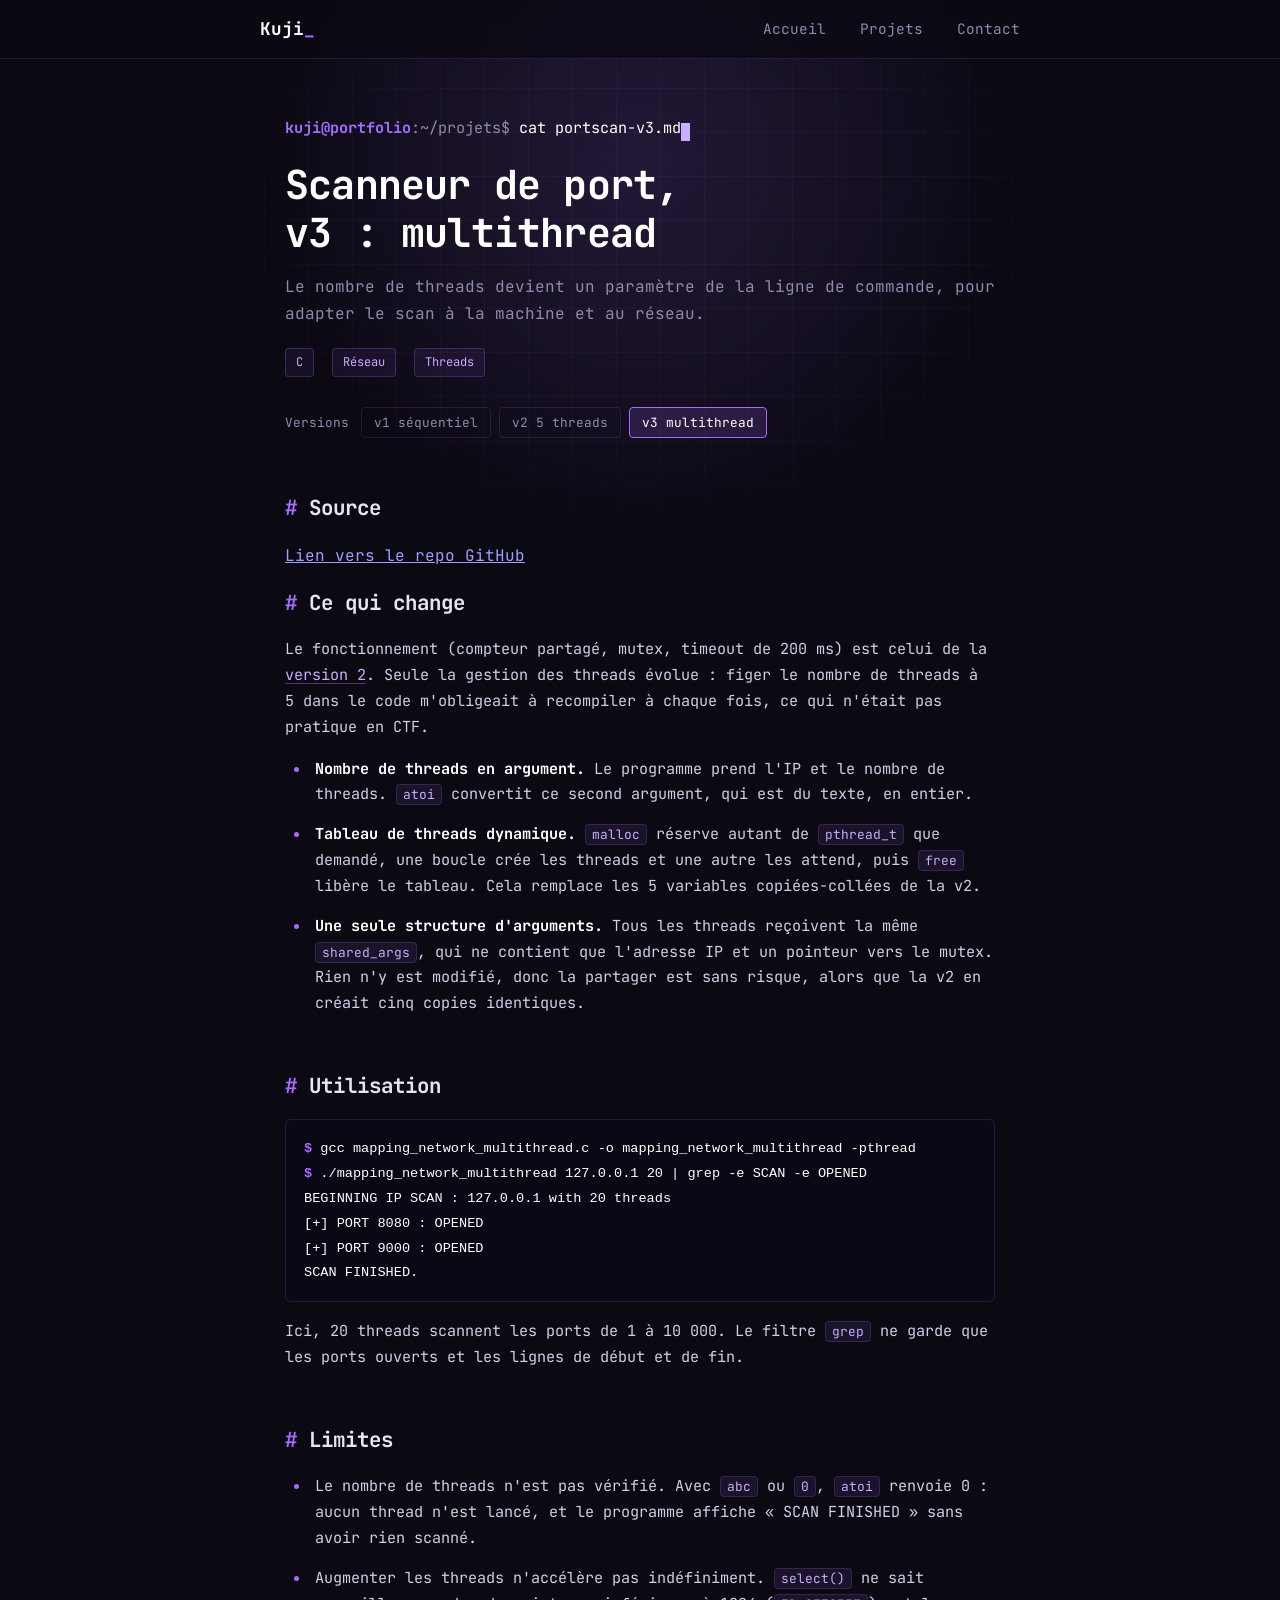
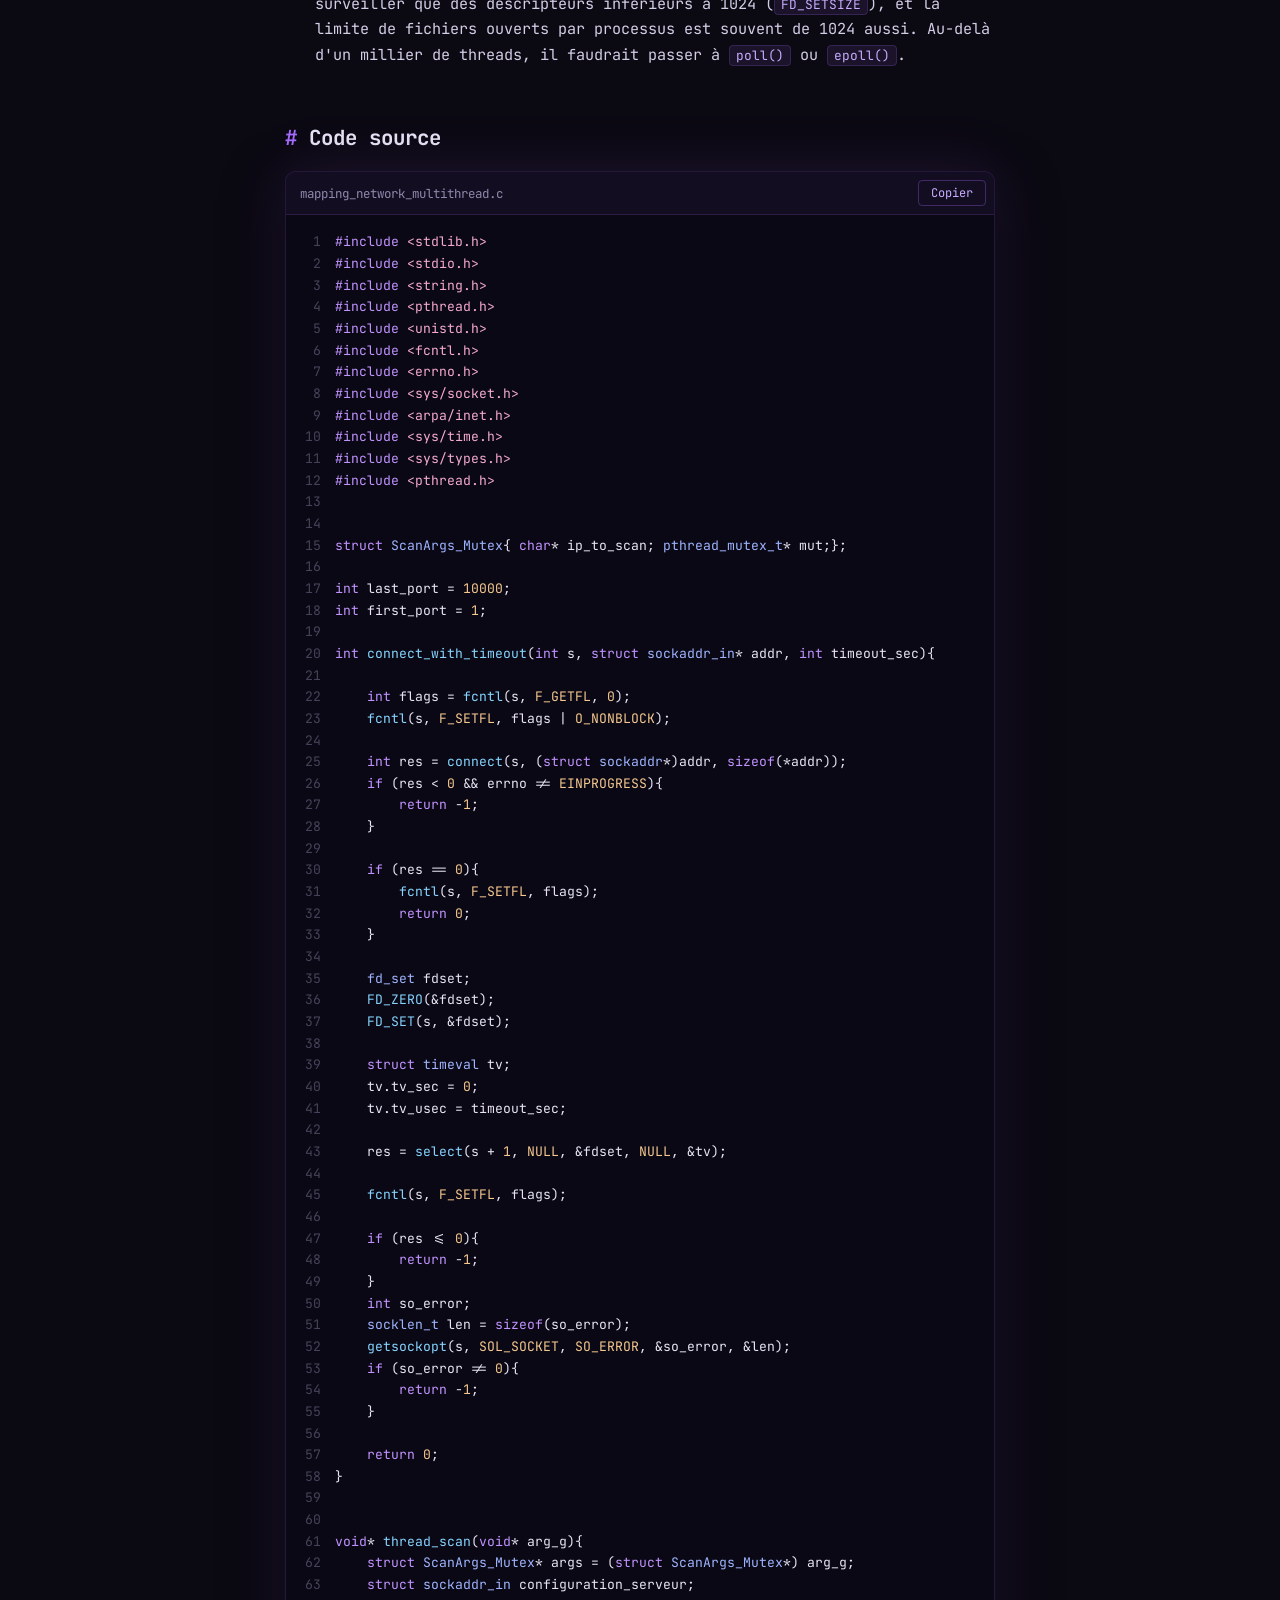
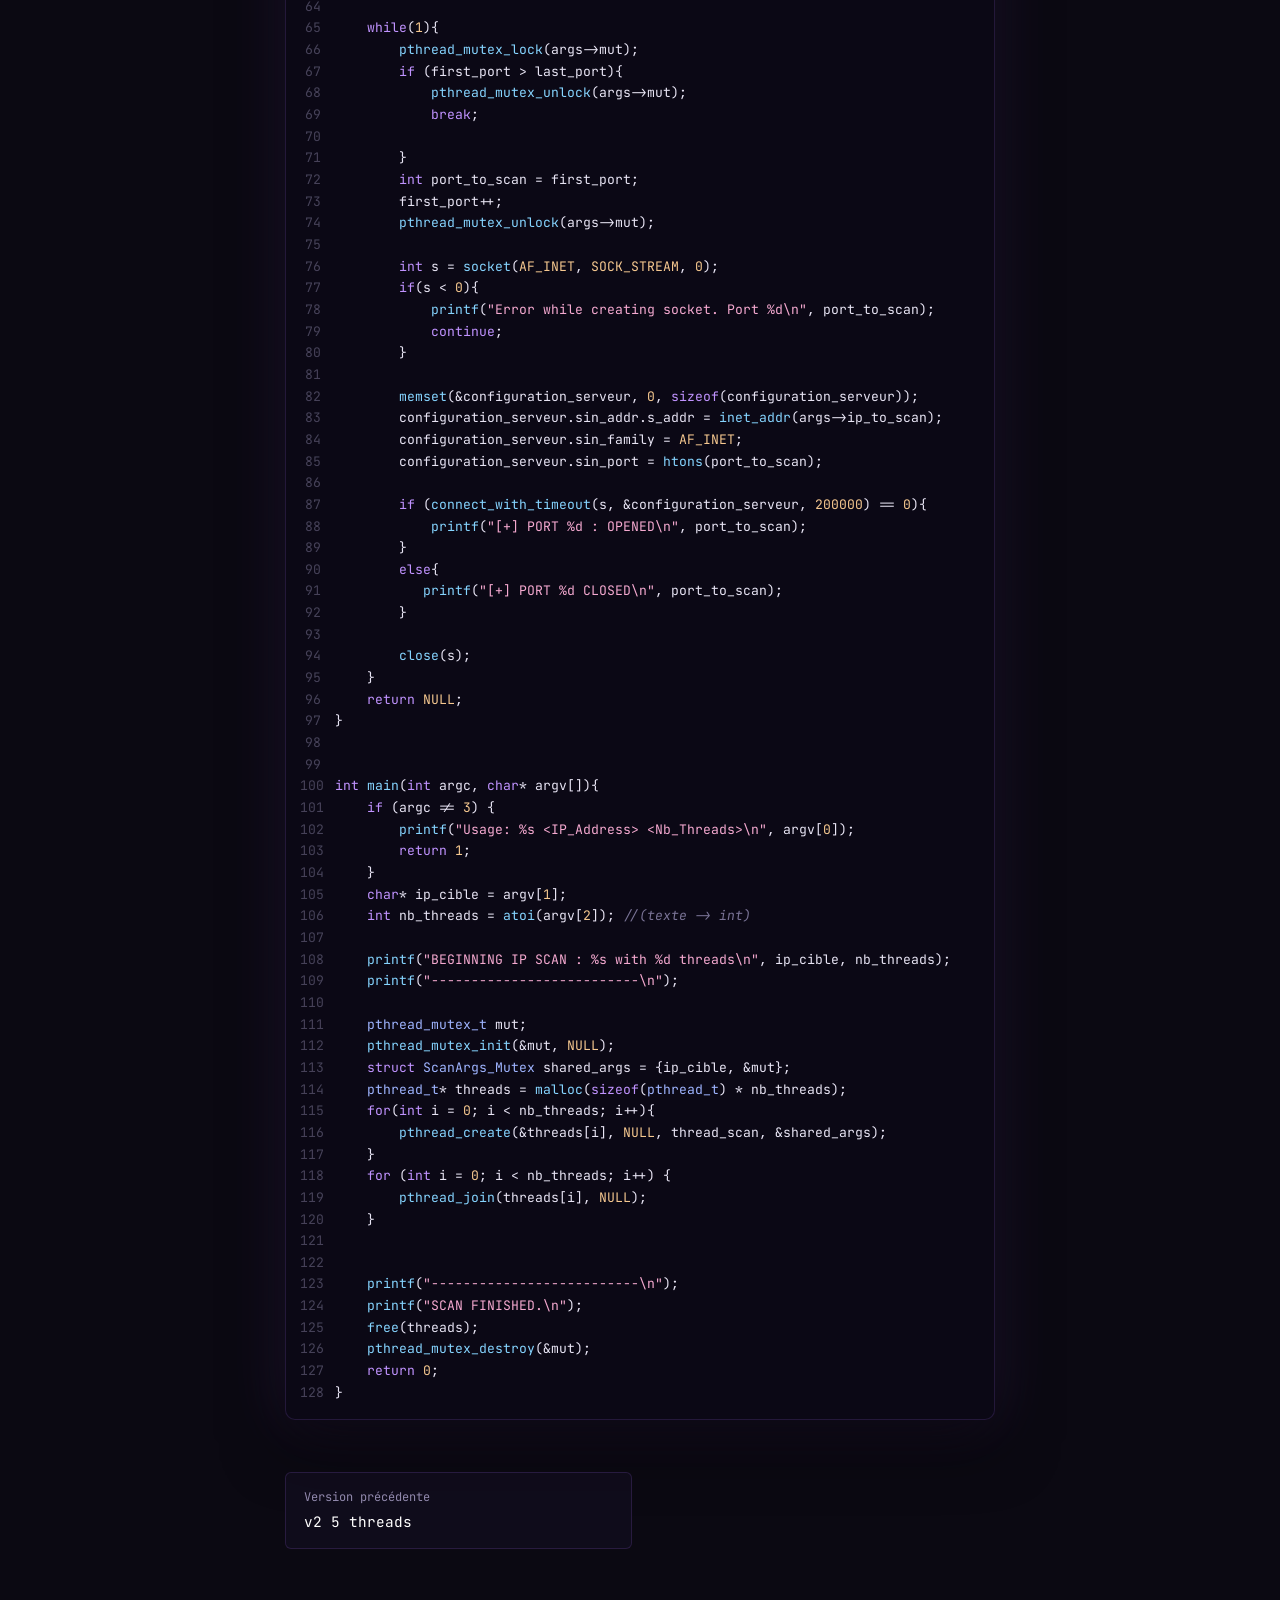
<file: portscan-v3.html>
<!DOCTYPE html>
<html lang="fr">
<head>
    <meta charset="UTF-8">
    <meta name="viewport" content="width=device-width, initial-scale=1.0">
    <meta name="theme-color" content="#0b0912">
    <meta name="description" content="Scanneur de ports TCP en C : le nombre de threads est choisi en ligne de commande.">
    <title>Scanneur de port v3 : multithread | Portfolio : Kuji</title>
    <link rel="stylesheet" href="style.css">
</head>

<body>
    <div class="bg-glow"></div>

    <nav>
        <div class="nav-content">
            <a class="logo" href="index.html">Kuji<span class="us">_</span></a>
            <div class="links">
                <a href="index.html">Accueil</a>
                <a href="index.html#projets">Projets</a>
                <a href="index.html#contact">Contact</a>
            </div>
        </div>
    </nav>

    <main class="project-page">

        <header class="page-head">
            <p class="line"><span class="prompt">kuji@portfolio<span class="sep">:~/projets$</span></span> <span class="cmd">cat portscan-v3.md<span class="cursor" aria-hidden="true"></span></span></p>
            <h1>Scanneur de port, v3 : multithread</h1>
            <p class="lead">Le nombre de threads devient un paramètre de la ligne de commande, pour adapter le scan à la machine et au réseau.</p>
            <div class="tags">
                <span class="tag">C</span>
                <span class="tag">Réseau</span>
                <span class="tag">Threads</span>
            </div>
            <nav class="versions" aria-label="Versions du scanneur de port">
                <span class="versions-label">Versions</span>
                <a href="portscan-v1.html">v1 séquentiel</a>
                <a href="portscan-v2.html">v2 5 threads</a>
                <a href="portscan-v3.html" aria-current="page">v3 multithread</a>
            </nav>
        </header>

        <section class="doc-section">
            <h2>Source</h2>
            <a href="https://github.com/kujix2z/Port-Scan">Lien vers le repo GitHub</a>
            <h2>Ce qui change</h2>
            <p>Le fonctionnement (compteur partagé, mutex, timeout de 200 ms) est celui de la <a class="text-link" href="portscan-v2.html">version 2</a>. Seule la gestion des threads évolue : figer le nombre de threads à 5 dans le code m'obligeait à recompiler à chaque fois, ce qui n'était pas pratique en CTF.</p>
            <ul class="steps">
                <li><strong>Nombre de threads en argument.</strong> Le programme prend l'IP et le nombre de threads. <code class="inline">atoi</code> convertit ce second argument, qui est du texte, en entier.</li>
                <li><strong>Tableau de threads dynamique.</strong> <code class="inline">malloc</code> réserve autant de <code class="inline">pthread_t</code> que demandé, une boucle crée les threads et une autre les attend, puis <code class="inline">free</code> libère le tableau. Cela remplace les 5 variables copiées-collées de la v2.</li>
                <li><strong>Une seule structure d'arguments.</strong> Tous les threads reçoivent la même <code class="inline">shared_args</code>, qui ne contient que l'adresse IP et un pointeur vers le mutex. Rien n'y est modifié, donc la partager est sans risque, alors que la v2 en créait cinq copies identiques.</li>
            </ul>
        </section>

        <section class="doc-section">
            <h2>Utilisation</h2>
            <pre class="snippet"><code><span class="sn-p">$</span> gcc mapping_network_multithread.c -o mapping_network_multithread -pthread
<span class="sn-p">$</span> ./mapping_network_multithread 127.0.0.1 20 | grep -e SCAN -e OPENED
BEGINNING IP SCAN : 127.0.0.1 with 20 threads
[+] PORT 8080 : OPENED
[+] PORT 9000 : OPENED
SCAN FINISHED.</code></pre>
            <p class="caption">Ici, 20 threads scannent les ports de 1 à 10 000. Le filtre <code class="inline">grep</code> ne garde que les ports ouverts et les lignes de début et de fin.</p>
        </section>

        <section class="doc-section">
            <h2>Limites</h2>
            <ul class="steps">
                <li>Le nombre de threads n'est pas vérifié. Avec <code class="inline">abc</code> ou <code class="inline">0</code>, <code class="inline">atoi</code> renvoie 0 : aucun thread n'est lancé, et le programme affiche « SCAN FINISHED » sans avoir rien scanné.</li>
                <li>Augmenter les threads n'accélère pas indéfiniment. <code class="inline">select()</code> ne sait surveiller que des descripteurs inférieurs à 1024 (<code class="inline">FD_SETSIZE</code>), et la limite de fichiers ouverts par processus est souvent de 1024 aussi. Au-delà d'un millier de threads, il faudrait passer à <code class="inline">poll()</code> ou <code class="inline">epoll()</code>.</li>
            </ul>
        </section>

        <section class="doc-section">
            <h2>Code source</h2>
            <div class="code-window">
                <div class="code-bar">
                    <span class="code-file">mapping_network_multithread.c</span>
                    <button class="copy-btn" id="copy" type="button" aria-live="polite">Copier</button>
                </div>
                <pre><code id="src" data-lang="c">#include &lt;stdlib.h&gt;
#include &lt;stdio.h&gt;
#include &lt;string.h&gt;
#include &lt;pthread.h&gt;
#include &lt;unistd.h&gt;
#include &lt;fcntl.h&gt;
#include &lt;errno.h&gt;
#include &lt;sys/socket.h&gt;
#include &lt;arpa/inet.h&gt;
#include &lt;sys/time.h&gt;
#include &lt;sys/types.h&gt;
#include &lt;pthread.h&gt;


struct ScanArgs_Mutex{ char* ip_to_scan; pthread_mutex_t* mut;};

int last_port = 10000;
int first_port = 1;

int connect_with_timeout(int s, struct sockaddr_in* addr, int timeout_sec){

    int flags = fcntl(s, F_GETFL, 0);
    fcntl(s, F_SETFL, flags | O_NONBLOCK);

    int res = connect(s, (struct sockaddr*)addr, sizeof(*addr));
    if (res &lt; 0 &amp;&amp; errno != EINPROGRESS){
        return -1;
    }

    if (res == 0){
        fcntl(s, F_SETFL, flags);
        return 0;
    }

    fd_set fdset;
    FD_ZERO(&amp;fdset);
    FD_SET(s, &amp;fdset);

    struct timeval tv;
    tv.tv_sec = 0;
    tv.tv_usec = timeout_sec;

    res = select(s + 1, NULL, &amp;fdset, NULL, &amp;tv);

    fcntl(s, F_SETFL, flags);

    if (res &lt;= 0){
        return -1;
    }
    int so_error;
    socklen_t len = sizeof(so_error);
    getsockopt(s, SOL_SOCKET, SO_ERROR, &amp;so_error, &amp;len);
    if (so_error != 0){
        return -1;
    }

    return 0;
}


void* thread_scan(void* arg_g){
    struct ScanArgs_Mutex* args = (struct ScanArgs_Mutex*) arg_g;
    struct sockaddr_in configuration_serveur;

    while(1){
        pthread_mutex_lock(args-&gt;mut);
        if (first_port &gt; last_port){
            pthread_mutex_unlock(args-&gt;mut);
            break;

        }
        int port_to_scan = first_port;
        first_port++;
        pthread_mutex_unlock(args-&gt;mut);

        int s = socket(AF_INET, SOCK_STREAM, 0);
        if(s &lt; 0){
            printf("Error while creating socket. Port %d\n", port_to_scan);
            continue;
        }

        memset(&amp;configuration_serveur, 0, sizeof(configuration_serveur));
        configuration_serveur.sin_addr.s_addr = inet_addr(args-&gt;ip_to_scan);
        configuration_serveur.sin_family = AF_INET;
        configuration_serveur.sin_port = htons(port_to_scan);

        if (connect_with_timeout(s, &amp;configuration_serveur, 200000) == 0){
            printf("[+] PORT %d : OPENED\n", port_to_scan);
        }
        else{
           printf("[+] PORT %d CLOSED\n", port_to_scan);
        }

        close(s);
    }
    return NULL;
}


int main(int argc, char* argv[]){
    if (argc != 3) {
        printf("Usage: %s &lt;IP_Address&gt; &lt;Nb_Threads&gt;\n", argv[0]);
        return 1;
    }
    char* ip_cible = argv[1];
    int nb_threads = atoi(argv[2]); //(texte -&gt; int)

    printf("BEGINNING IP SCAN : %s with %d threads\n", ip_cible, nb_threads);
    printf("--------------------------\n");

    pthread_mutex_t mut;
    pthread_mutex_init(&amp;mut, NULL);
    struct ScanArgs_Mutex shared_args = {ip_cible, &amp;mut};
    pthread_t* threads = malloc(sizeof(pthread_t) * nb_threads);
    for(int i = 0; i &lt; nb_threads; i++){
        pthread_create(&amp;threads[i], NULL, thread_scan, &amp;shared_args);
    }
    for (int i = 0; i &lt; nb_threads; i++) {
        pthread_join(threads[i], NULL);
    }


    printf("--------------------------\n");
    printf("SCAN FINISHED.\n");
    free(threads);
    pthread_mutex_destroy(&amp;mut);
    return 0;
}</code></pre>
            </div>
        </section>

        <nav class="pager" aria-label="Navigation entre les versions">
            <a href="portscan-v2.html"><span class="pager-dir">Version précédente</span>v2 5 threads</a>
        </nav>

    </main>

    <script src="highlight.js"></script>
</body>
</html>
</file>
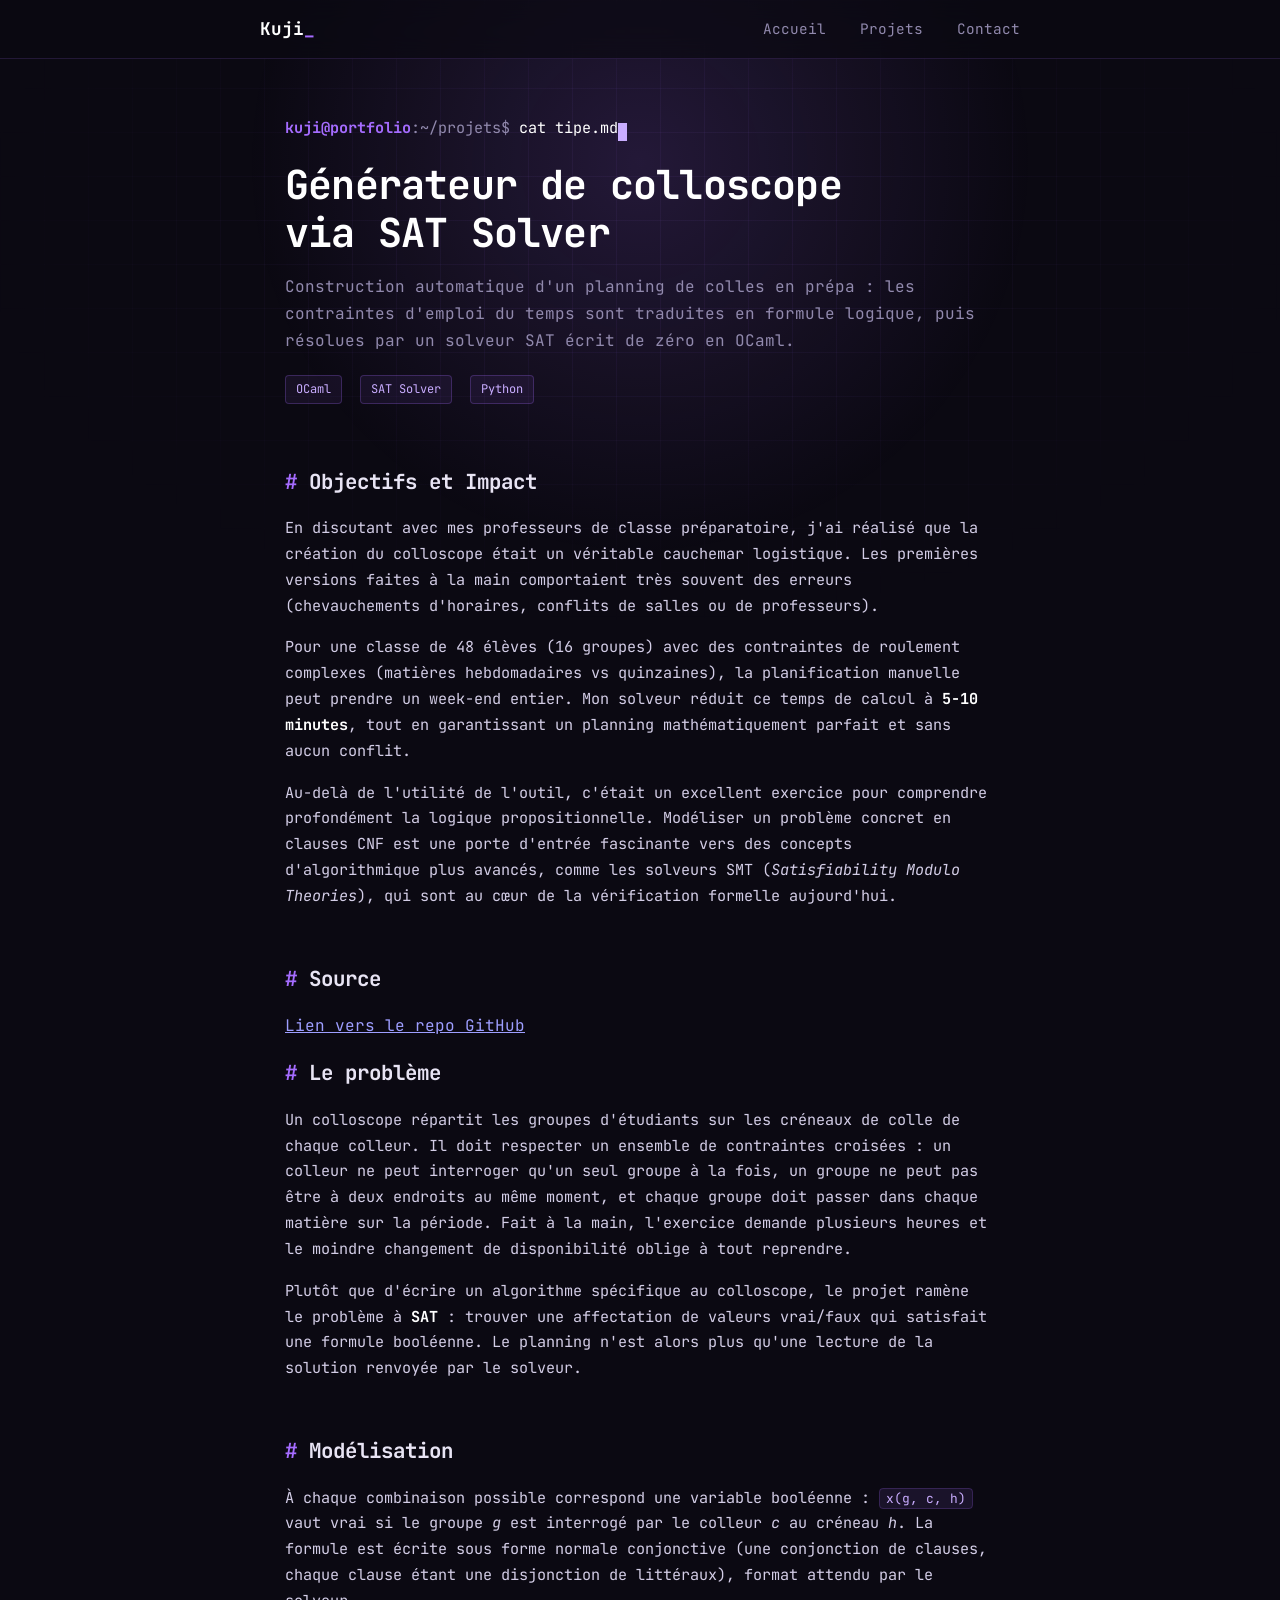
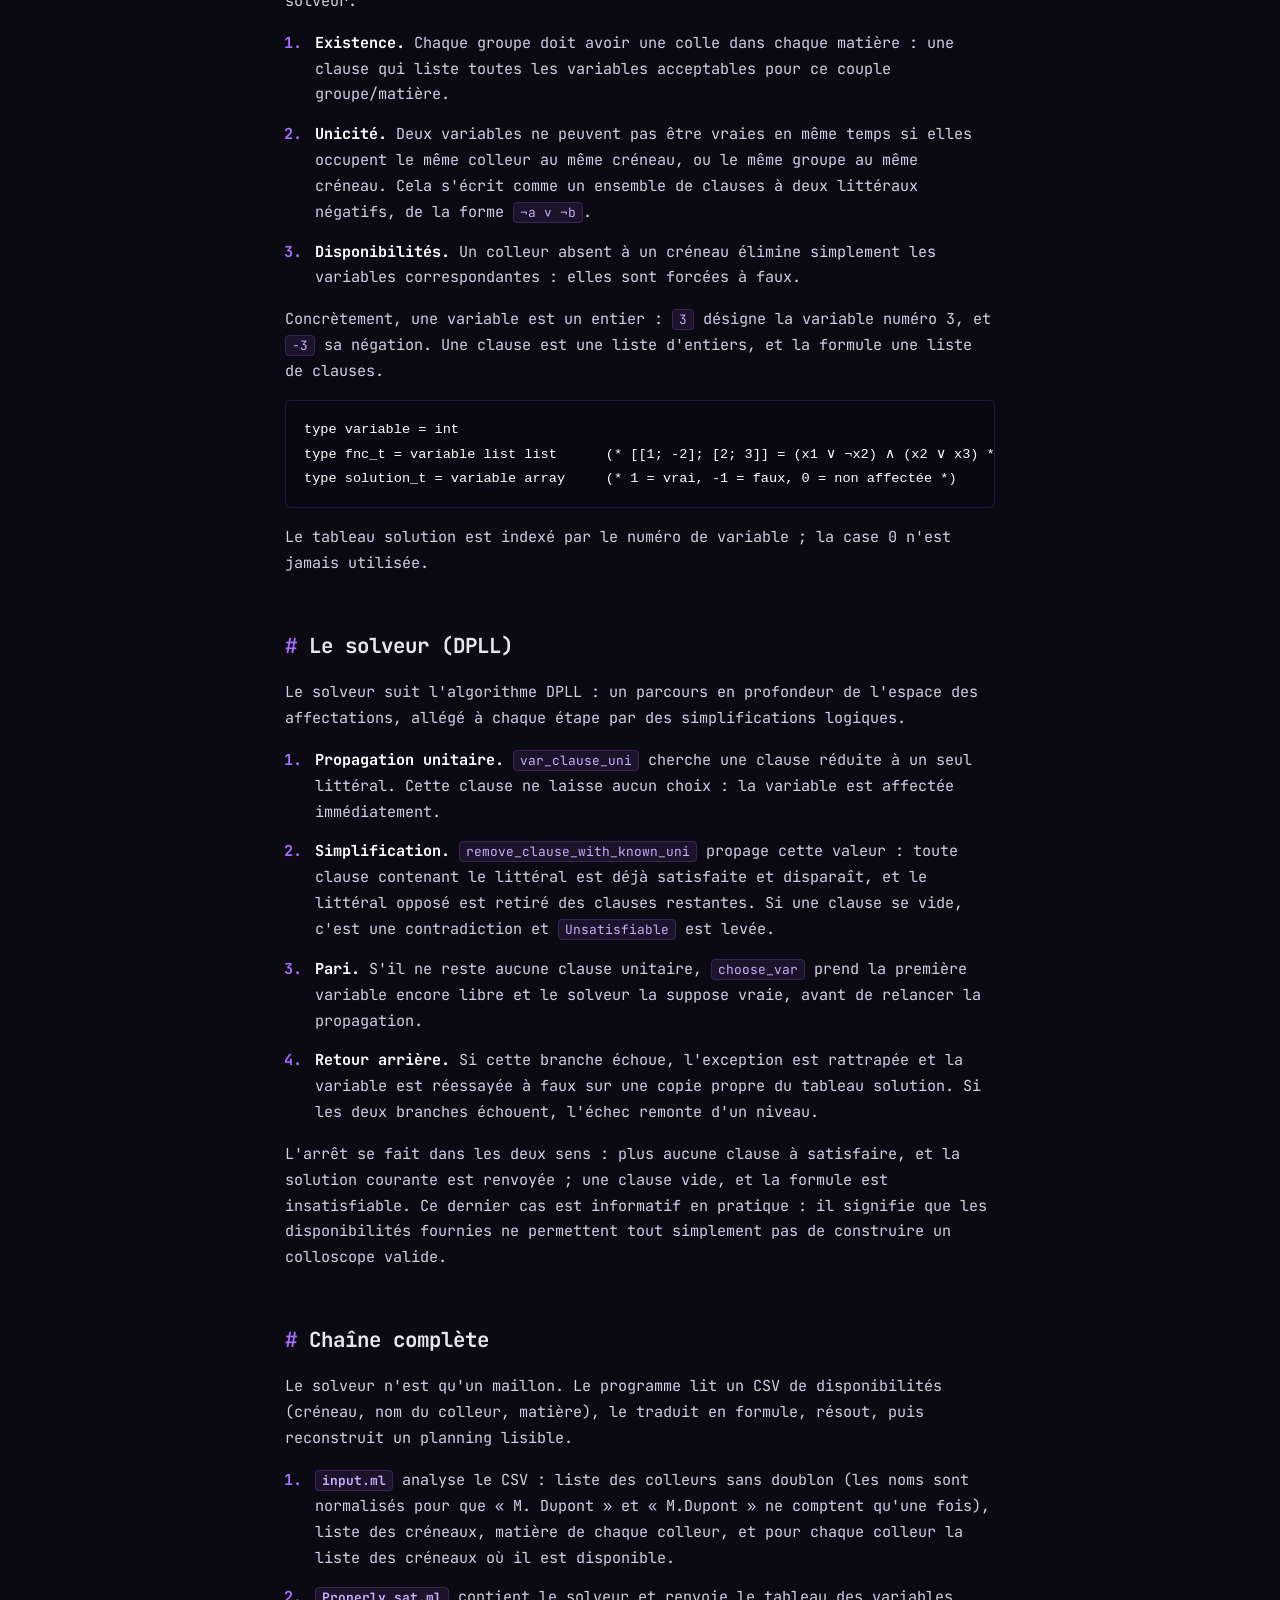
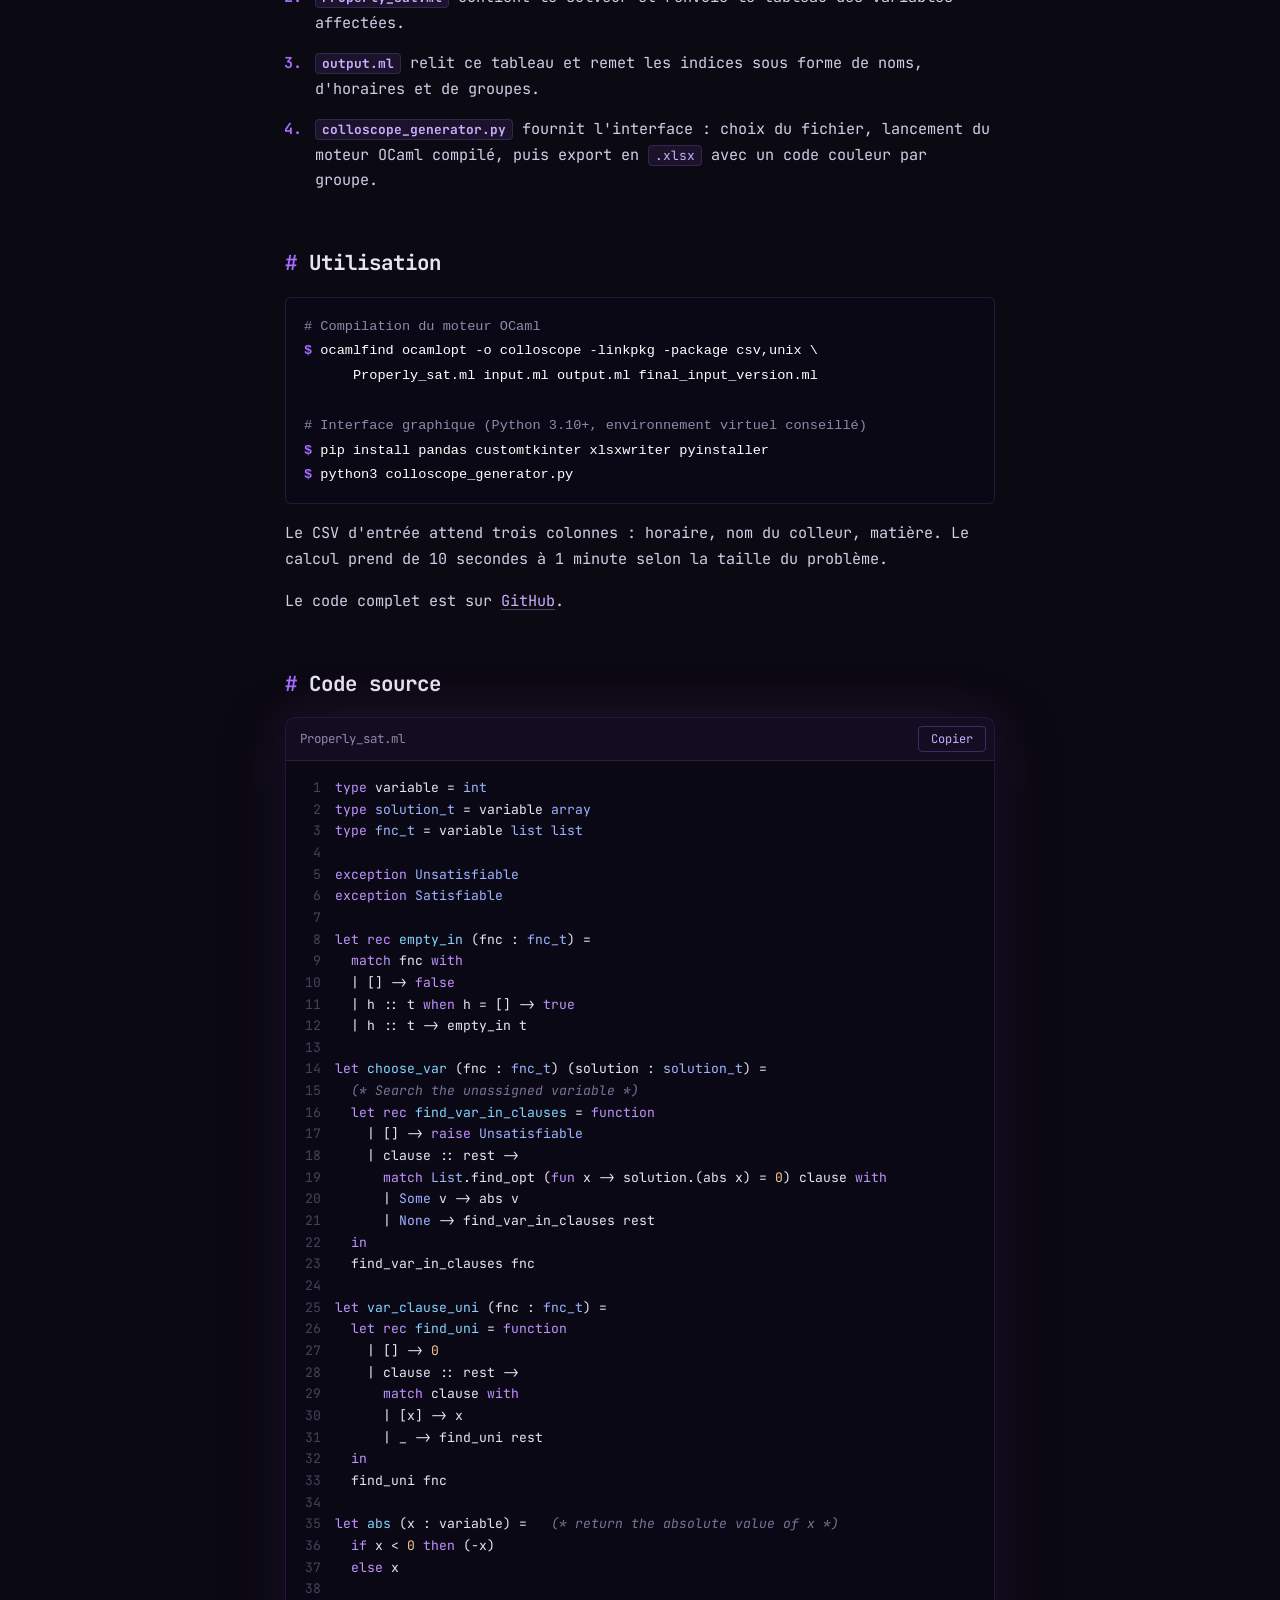
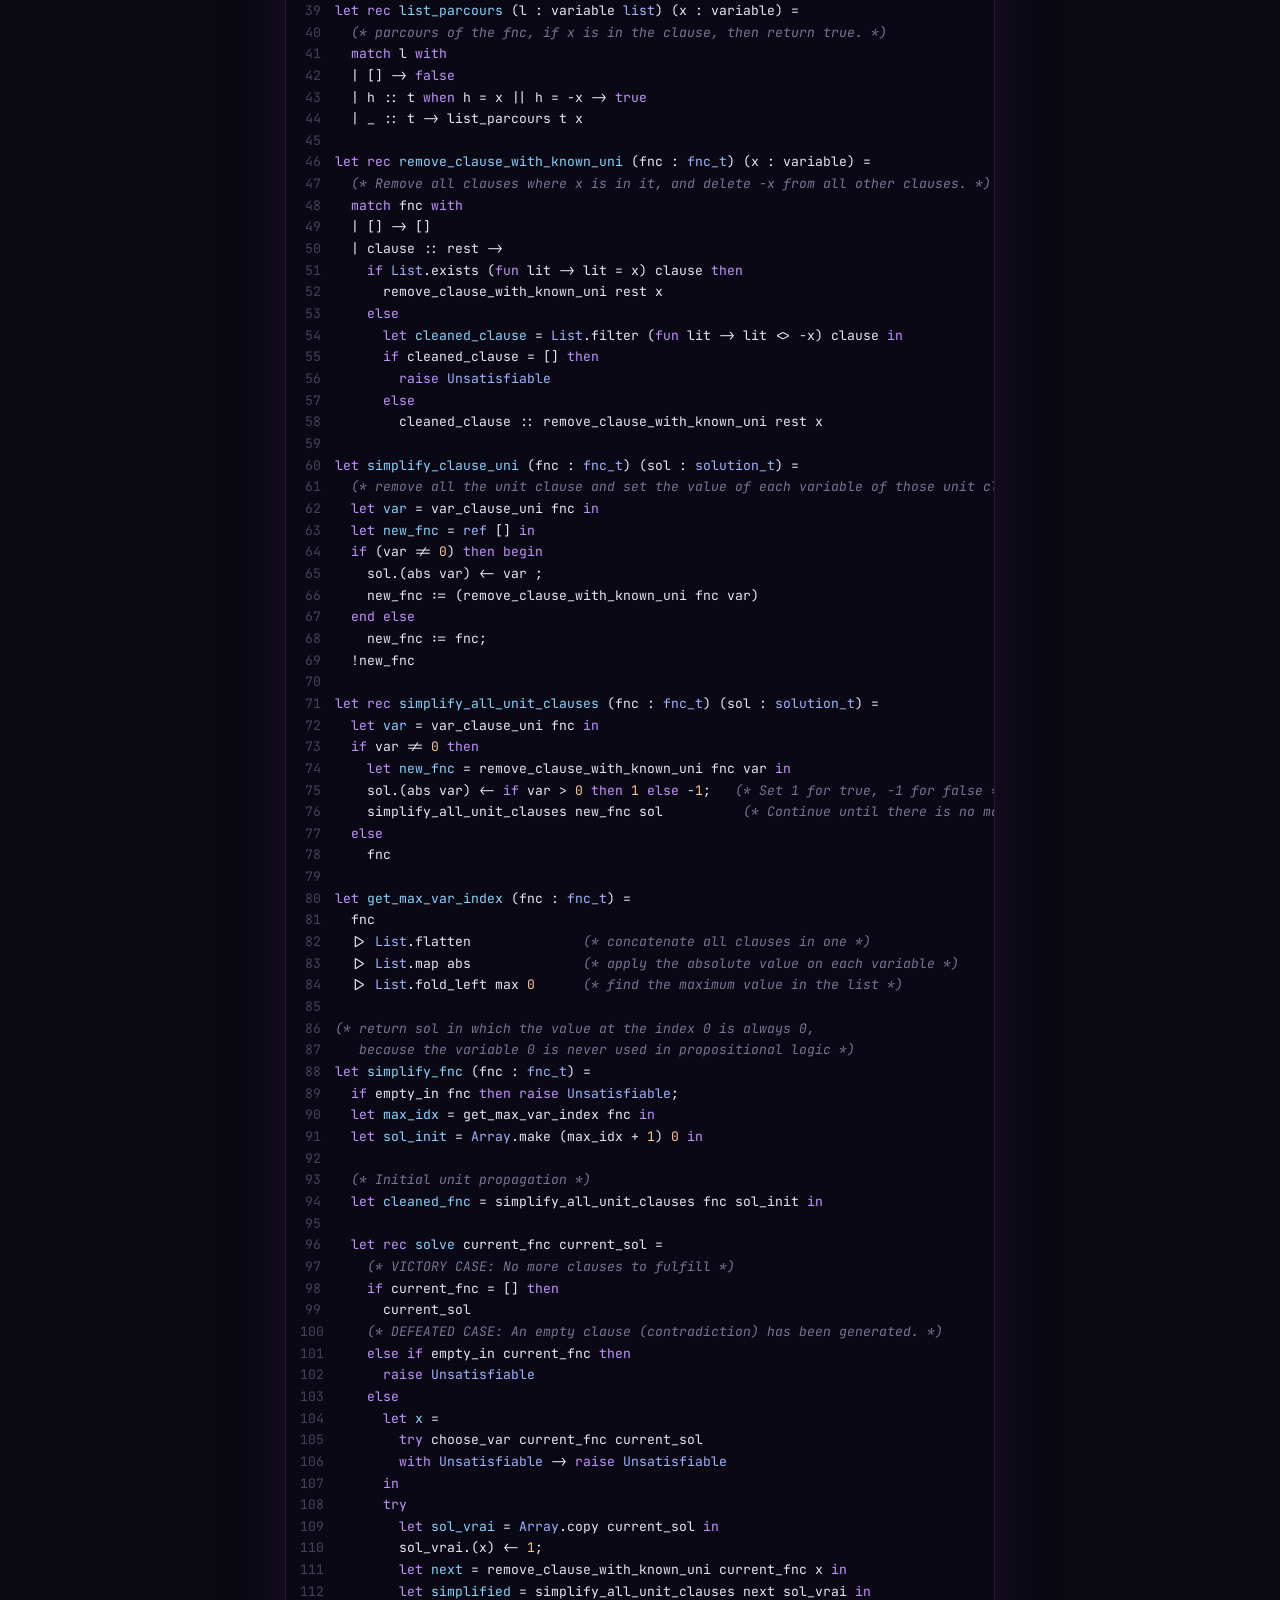
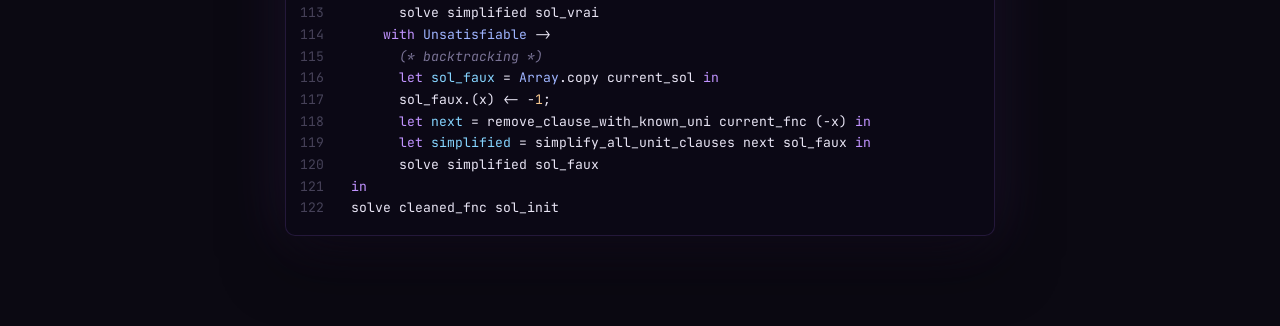
<file: tipe.html>
<!DOCTYPE html>
<html lang="fr">
<head>
    <meta charset="UTF-8">
    <meta name="viewport" content="width=device-width, initial-scale=1.0">
    <meta name="theme-color" content="#0b0912">
    <meta name="description" content="Générateur de colloscope pour la CPGE : modélisation SAT des contraintes et solveur DPLL écrit en OCaml.">
    <title>Générateur de colloscope | Portfolio : Kuji</title>
    <link rel="stylesheet" href="style.css">
</head>

<body>
    <div class="bg-glow"></div>
    <nav>
        <div class="nav-content">
            <a class="logo" href="index.html">Kuji<span class="us">_</span></a>
            <div class="links">
                <a href="index.html">Accueil</a>
                <a href="index.html#projets">Projets</a>
                <a href="index.html#contact">Contact</a>
            </div>
        </div>
    </nav>

    <main class="project-page">

        <header class="page-head">
            <p class="line"><span class="prompt">kuji@portfolio<span class="sep">:~/projets$</span></span> <span class="cmd">cat tipe.md<span class="cursor" aria-hidden="true"></span></span></p>
            <h1>Générateur de colloscope via SAT Solver</h1>
            <p class="lead">Construction automatique d'un planning de colles en prépa : les contraintes d'emploi du temps sont traduites en formule logique, puis résolues par un solveur SAT écrit de zéro en OCaml.</p>
            <div class="tags">
                <span class="tag">OCaml</span>
                <span class="tag">SAT Solver</span>
                <span class="tag">Python</span>
            </div>
        </header>
        <section class="doc-section">
            <h2>Objectifs et Impact</h2>
            <p>En discutant avec mes professeurs de classe préparatoire, j'ai réalisé que la création du colloscope était un véritable cauchemar logistique. Les premières versions faites à la main comportaient très souvent des erreurs (chevauchements d'horaires, conflits de salles ou de professeurs).</p>
            <p>Pour une classe de 48 élèves (16 groupes) avec des contraintes de roulement complexes (matières hebdomadaires vs quinzaines), la planification manuelle peut prendre un week-end entier. Mon solveur réduit ce temps de calcul à <strong>5-10 minutes</strong>, tout en garantissant un planning mathématiquement parfait et sans aucun conflit.</p>
            <p>Au-delà de l'utilité de l'outil, c'était un excellent exercice pour comprendre profondément la logique propositionnelle. Modéliser un problème concret en clauses CNF est une porte d'entrée fascinante vers des concepts d'algorithmique plus avancés, comme les solveurs SMT (<em lang="en">Satisfiability Modulo Theories</em>), qui sont au cœur de la vérification formelle aujourd'hui.</p>
        </section>  

        <section class="doc-section">
            <h2>Source</h2>
            <a href="https://github.com/kujix2z/TIPE">Lien vers le repo GitHub</a>

            <h2>Le problème</h2>
            <p>Un colloscope répartit les groupes d'étudiants sur les créneaux de colle de chaque colleur. Il doit respecter un ensemble de contraintes croisées : un colleur ne peut interroger qu'un seul groupe à la fois, un groupe ne peut pas être à deux endroits au même moment, et chaque groupe doit passer dans chaque matière sur la période. Fait à la main, l'exercice demande plusieurs heures et le moindre changement de disponibilité oblige à tout reprendre.</p>
            <p>Plutôt que d'écrire un algorithme spécifique au colloscope, le projet ramène le problème à <strong>SAT</strong> : trouver une affectation de valeurs vrai/faux qui satisfait une formule booléenne. Le planning n'est alors plus qu'une lecture de la solution renvoyée par le solveur.</p>
        </section>

        <section class="doc-section">
            <h2>Modélisation</h2>
            <p>À chaque combinaison possible correspond une variable booléenne : <code class="inline">x(g, c, h)</code> vaut vrai si le groupe <em>g</em> est interrogé par le colleur <em>c</em> au créneau <em>h</em>. La formule est écrite sous forme normale conjonctive (une conjonction de clauses, chaque clause étant une disjonction de littéraux), format attendu par le solveur.</p>
            <ol class="steps">
                <li><strong>Existence.</strong> Chaque groupe doit avoir une colle dans chaque matière : une clause qui liste toutes les variables acceptables pour ce couple groupe/matière.</li>
                <li><strong>Unicité.</strong> Deux variables ne peuvent pas être vraies en même temps si elles occupent le même colleur au même créneau, ou le même groupe au même créneau. Cela s'écrit comme un ensemble de clauses à deux littéraux négatifs, de la forme <code class="inline">¬a ∨ ¬b</code>.</li>
                <li><strong>Disponibilités.</strong> Un colleur absent à un créneau élimine simplement les variables correspondantes : elles sont forcées à faux.</li>
            </ol>
            <p>Concrètement, une variable est un entier : <code class="inline">3</code> désigne la variable numéro 3, et <code class="inline">-3</code> sa négation. Une clause est une liste d'entiers, et la formule une liste de clauses.</p>
            <pre class="snippet"><code>type variable = int
type fnc_t = variable list list      (* [[1; -2]; [2; 3]] = (x1 ∨ ¬x2) ∧ (x2 ∨ x3) *)
type solution_t = variable array     (* 1 = vrai, -1 = faux, 0 = non affectée *)</code></pre>
            <p class="caption">Le tableau solution est indexé par le numéro de variable ; la case 0 n'est jamais utilisée.</p>
        </section>

        <section class="doc-section">
            <h2>Le solveur (DPLL)</h2>
            <p>Le solveur suit l'algorithme DPLL : un parcours en profondeur de l'espace des affectations, allégé à chaque étape par des simplifications logiques.</p>
            <ol class="steps">
                <li><strong>Propagation unitaire.</strong> <code class="inline">var_clause_uni</code> cherche une clause réduite à un seul littéral. Cette clause ne laisse aucun choix : la variable est affectée immédiatement.</li>
                <li><strong>Simplification.</strong> <code class="inline">remove_clause_with_known_uni</code> propage cette valeur : toute clause contenant le littéral est déjà satisfaite et disparaît, et le littéral opposé est retiré des clauses restantes. Si une clause se vide, c'est une contradiction et <code class="inline">Unsatisfiable</code> est levée.</li>
                <li><strong>Pari.</strong> S'il ne reste aucune clause unitaire, <code class="inline">choose_var</code> prend la première variable encore libre et le solveur la suppose vraie, avant de relancer la propagation.</li>
                <li><strong>Retour arrière.</strong> Si cette branche échoue, l'exception est rattrapée et la variable est réessayée à faux sur une copie propre du tableau solution. Si les deux branches échouent, l'échec remonte d'un niveau.</li>
            </ol>
            <p>L'arrêt se fait dans les deux sens : plus aucune clause à satisfaire, et la solution courante est renvoyée ; une clause vide, et la formule est insatisfiable. Ce dernier cas est informatif en pratique : il signifie que les disponibilités fournies ne permettent tout simplement pas de construire un colloscope valide.</p>
        </section>

        <section class="doc-section">
            <h2>Chaîne complète</h2>
            <p>Le solveur n'est qu'un maillon. Le programme lit un CSV de disponibilités (créneau, nom du colleur, matière), le traduit en formule, résout, puis reconstruit un planning lisible.</p>
            <ol class="steps">
                <li><strong><code class="inline">input.ml</code></strong> analyse le CSV : liste des colleurs sans doublon (les noms sont normalisés pour que « M. Dupont » et « M.Dupont » ne comptent qu'une fois), liste des créneaux, matière de chaque colleur, et pour chaque colleur la liste des créneaux où il est disponible.</li>
                <li><strong><code class="inline">Properly_sat.ml</code></strong> contient le solveur et renvoie le tableau des variables affectées.</li>
                <li><strong><code class="inline">output.ml</code></strong> relit ce tableau et remet les indices sous forme de noms, d'horaires et de groupes.</li>
                <li><strong><code class="inline">colloscope_generator.py</code></strong> fournit l'interface : choix du fichier, lancement du moteur OCaml compilé, puis export en <code class="inline">.xlsx</code> avec un code couleur par groupe.</li>
            </ol>
        </section>

        <section class="doc-section">
            <h2>Utilisation</h2>
            <pre class="snippet"><code><span class="sn-c"># Compilation du moteur OCaml</span>
<span class="sn-p">$</span> ocamlfind ocamlopt -o colloscope -linkpkg -package csv,unix \
      Properly_sat.ml input.ml output.ml final_input_version.ml

<span class="sn-c"># Interface graphique (Python 3.10+, environnement virtuel conseillé)</span>
<span class="sn-p">$</span> pip install pandas customtkinter xlsxwriter pyinstaller
<span class="sn-p">$</span> python3 colloscope_generator.py</code></pre>
            <p class="caption">Le CSV d'entrée attend trois colonnes : horaire, nom du colleur, matière. Le calcul prend de 10 secondes à 1 minute selon la taille du problème.</p>
            <p>Le code complet est sur <a class="text-link" href="https://github.com/kujix2z/TIPE">GitHub</a>.</p>
        </section>

        <section class="doc-section">
            <h2>Code source</h2>
            <div class="code-window">
                <div class="code-bar">
                    <span class="code-file">Properly_sat.ml</span>
                    <button class="copy-btn" id="copy" type="button" aria-live="polite">Copier</button>
                </div>
                <pre><code id="src" data-lang="ocaml">type variable = int
type solution_t = variable array
type fnc_t = variable list list

exception Unsatisfiable
exception Satisfiable

let rec empty_in (fnc : fnc_t) =
  match fnc with
  | [] -&gt; false
  | h :: t when h = [] -&gt; true
  | h :: t -&gt; empty_in t

let choose_var (fnc : fnc_t) (solution : solution_t) =
  (* Search the unassigned variable *)
  let rec find_var_in_clauses = function
    | [] -&gt; raise Unsatisfiable
    | clause :: rest -&gt;
      match List.find_opt (fun x -&gt; solution.(abs x) = 0) clause with
      | Some v -&gt; abs v
      | None -&gt; find_var_in_clauses rest
  in
  find_var_in_clauses fnc

let var_clause_uni (fnc : fnc_t) =
  let rec find_uni = function
    | [] -&gt; 0
    | clause :: rest -&gt;
      match clause with
      | [x] -&gt; x
      | _ -&gt; find_uni rest
  in
  find_uni fnc

let abs (x : variable) =   (* return the absolute value of x *)
  if x &lt; 0 then (-x)
  else x

let rec list_parcours (l : variable list) (x : variable) =
  (* parcours of the fnc, if x is in the clause, then return true. *)
  match l with
  | [] -&gt; false
  | h :: t when h = x || h = -x -&gt; true
  | _ :: t -&gt; list_parcours t x

let rec remove_clause_with_known_uni (fnc : fnc_t) (x : variable) =
  (* Remove all clauses where x is in it, and delete -x from all other clauses. *)
  match fnc with
  | [] -&gt; []
  | clause :: rest -&gt;
    if List.exists (fun lit -&gt; lit = x) clause then
      remove_clause_with_known_uni rest x
    else
      let cleaned_clause = List.filter (fun lit -&gt; lit &lt;&gt; -x) clause in
      if cleaned_clause = [] then
        raise Unsatisfiable
      else
        cleaned_clause :: remove_clause_with_known_uni rest x

let simplify_clause_uni (fnc : fnc_t) (sol : solution_t) =
  (* remove all the unit clause and set the value of each variable of those unit clause *)
  let var = var_clause_uni fnc in
  let new_fnc = ref [] in
  if (var != 0) then begin
    sol.(abs var) &lt;- var ;
    new_fnc := (remove_clause_with_known_uni fnc var)
  end else
    new_fnc := fnc;
  !new_fnc

let rec simplify_all_unit_clauses (fnc : fnc_t) (sol : solution_t) =
  let var = var_clause_uni fnc in
  if var != 0 then
    let new_fnc = remove_clause_with_known_uni fnc var in
    sol.(abs var) &lt;- if var &gt; 0 then 1 else -1;   (* Set 1 for true, -1 for false *)
    simplify_all_unit_clauses new_fnc sol          (* Continue until there is no more unit clauses left *)
  else
    fnc

let get_max_var_index (fnc : fnc_t) =
  fnc
  |&gt; List.flatten              (* concatenate all clauses in one *)
  |&gt; List.map abs              (* apply the absolute value on each variable *)
  |&gt; List.fold_left max 0      (* find the maximum value in the list *)

(* return sol in which the value at the index 0 is always 0,
   because the variable 0 is never used in propositional logic *)
let simplify_fnc (fnc : fnc_t) =
  if empty_in fnc then raise Unsatisfiable;
  let max_idx = get_max_var_index fnc in
  let sol_init = Array.make (max_idx + 1) 0 in

  (* Initial unit propagation *)
  let cleaned_fnc = simplify_all_unit_clauses fnc sol_init in

  let rec solve current_fnc current_sol =
    (* VICTORY CASE: No more clauses to fulfill *)
    if current_fnc = [] then
      current_sol
    (* DEFEATED CASE: An empty clause (contradiction) has been generated. *)
    else if empty_in current_fnc then
      raise Unsatisfiable
    else
      let x =
        try choose_var current_fnc current_sol
        with Unsatisfiable -&gt; raise Unsatisfiable
      in
      try
        let sol_vrai = Array.copy current_sol in
        sol_vrai.(x) &lt;- 1;
        let next = remove_clause_with_known_uni current_fnc x in
        let simplified = simplify_all_unit_clauses next sol_vrai in
        solve simplified sol_vrai
      with Unsatisfiable -&gt;
        (* backtracking *)
        let sol_faux = Array.copy current_sol in
        sol_faux.(x) &lt;- -1;
        let next = remove_clause_with_known_uni current_fnc (-x) in
        let simplified = simplify_all_unit_clauses next sol_faux in
        solve simplified sol_faux
  in
  solve cleaned_fnc sol_init</code></pre>
            </div>
        </section>

    </main>

    <script src="highlight.js"></script>
</body>
</html>
</file>
<file: style.css>
@import url('https://fonts.googleapis.com/css2?family=JetBrains+Mono:wght@400;500;700&display=swap');

/* ───────────── Variables ─────────────
   Les anciens noms sont conservés pour ne pas casser tes autres pages
   (huffman.html, portscan.html, tipe.html). */
:root {
    --bg-color: #0b0912;                      /* noir teinté violet */
    --text-main: #e8e4f4;
    --text-muted: #9189ad;
    --accent: #a56cff;                        /* violet électrique */
    --accent-bright: #c9adff;                 /* lavande lumineuse (curseur, tags) */
    --accent-glow: rgba(165, 108, 255, 0.16);
    --card-bg: rgba(20, 15, 36, 0.55);
    --card-border: rgba(165, 108, 255, 0.16);
    --font-mono: 'JetBrains Mono', ui-monospace, 'SF Mono', Menlo, Consolas, monospace;
    color-scheme: dark;
}

/* Défilement fluide vers les ancres (#projets, #contact…) */
html {
    scroll-behavior: smooth;
}

@media (prefers-reduced-motion: reduce) {
    html {
        scroll-behavior: auto;
    }
}

* {
    margin: 0;
    padding: 0;
    box-sizing: border-box;
}

::selection {
    background: var(--accent);
    color: #0b0912;
}

body {
    background-color: var(--bg-color);
    color: var(--text-main);
    font-family: var(--font-mono);
    line-height: 1.7;
    position: relative;
    min-height: 100vh;
    overflow-x: hidden;
}

h1, h2, h3, .logo, .tag {
    font-family: var(--font-mono);
}

a:focus-visible {
    outline: 2px solid var(--accent-bright);
    outline-offset: 3px;
}

.sr-only {
    position: absolute;
    width: 1px;
    height: 1px;
    overflow: hidden;
    clip: rect(0 0 0 0);
    white-space: nowrap;
}

/* ───────────── Fond : grille + halo ───────────── */
body::before {
    content: '';
    position: fixed;
    inset: 0;
    z-index: -2;
    pointer-events: none;
    background-image:
        linear-gradient(rgba(165, 108, 255, 0.06) 1px, transparent 1px),
        linear-gradient(90deg, rgba(165, 108, 255, 0.06) 1px, transparent 1px);
    background-size: 44px 44px;
    -webkit-mask-image: radial-gradient(ellipse 70% 60% at 50% 25%, #000 20%, transparent 75%);
            mask-image: radial-gradient(ellipse 70% 60% at 50% 25%, #000 20%, transparent 75%);
}

.bg-glow {
    position: fixed;
    top: 18%;
    left: 50%;
    width: 70vw;
    max-width: 900px;
    height: 70vw;
    max-height: 900px;
    background: radial-gradient(circle, var(--accent-glow) 0%, transparent 62%);
    transform: translate(-50%, -50%);
    z-index: -1;
    pointer-events: none;
}

/* ───────────── Navbar ───────────── */
body > nav {
    position: sticky;
    top: 0;
    width: 100%;
    background: rgba(11, 9, 18, 0.7);
    backdrop-filter: blur(12px);
    -webkit-backdrop-filter: blur(12px);
    border-bottom: 1px solid var(--card-border);
    z-index: 100;
}

.nav-content {
    max-width: 800px;
    margin: 0 auto;
    padding: 14px 20px;
    display: flex;
    justify-content: space-between;
    align-items: center;
}

.logo {
    font-size: 1.1rem;
    font-weight: 700;
    color: #fff;
}

.logo .us {
    color: var(--accent);
    animation: blink 1.06s steps(1) infinite;
}

.links a {
    color: var(--text-muted);
    text-decoration: none;
    margin-left: 24px;
    font-size: 0.9rem;
    padding-bottom: 2px;
    border-bottom: 1px solid transparent;
    transition: color 0.2s ease, border-color 0.2s ease;
}

.links a:hover,
.links a:focus-visible {
    color: var(--accent-bright);
    border-bottom-color: var(--accent);
}

/* ───────────── Layout ───────────── */
main {
    max-width: 750px;
    margin: 0 auto;
    padding: 56px 20px 100px;
    display: flex;
    flex-direction: column;
    gap: 64px;
}

/* ───────────── Hero : la fenêtre de terminal ───────────── */
.terminal {
    background: rgba(12, 9, 22, 0.82);
    border: 1px solid var(--card-border);
    border-radius: 10px;
    overflow: hidden;
    box-shadow:
        0 24px 60px rgba(0, 0, 0, 0.6),
        0 0 70px var(--accent-glow);
}

.term-bar {
    display: flex;
    align-items: center;
    gap: 7px;
    padding: 10px 14px;
    border-bottom: 1px solid var(--card-border);
    background: rgba(165, 108, 255, 0.05);
}

.term-dot {
    width: 10px;
    height: 10px;
    border-radius: 50%;
    background: rgba(165, 108, 255, 0.3);
}

.term-title {
    margin-left: 10px;
    font-size: 0.75rem;
    color: var(--text-muted);
}

.term-body {
    padding: 28px 26px 32px;
    display: flex;
    flex-direction: column;
    gap: 14px;
}

.line {
    font-size: 0.95rem;
    overflow-wrap: anywhere;
}

.prompt {
    color: var(--accent);
    font-weight: 700;
}

.prompt .sep {
    color: var(--text-muted);
    font-weight: 400;
}

.cmd {
    color: #fff;
}

.hero h1 {
    font-size: clamp(2.2rem, 7vw, 3.4rem);
    font-weight: 700;
    line-height: 1.15;
    letter-spacing: -0.02em;
    color: #fff;
}

.hero .out {
    color: var(--text-muted);
    font-size: 1rem;
}

/* Animation de frappe (activée par le JS, sinon le texte est simplement affiché) */
.pending {
    visibility: hidden;
}

.ch {
    opacity: 0;
}

.ch.on {
    opacity: 1;
}

.cursor {
    position: relative;
    display: inline-block;
    width: 0;
    height: 1em;
    vertical-align: text-bottom;
}

.cursor::after {
    content: '';
    position: absolute;
    left: 0;
    top: 0.05em;
    width: 0.6em;
    height: 1.15em;
    background: var(--accent-bright);
    animation: blink 1.06s steps(1) infinite;
}

.cursor.busy::after {
    animation: none;
}

@keyframes blink {
    50% { opacity: 0; }
}

/* ───────────── Projets ───────────── */
.projects-stack {
    display: flex;
    flex-direction: column;
    gap: 18px;
    scroll-margin-top: 76px; /* évite que la navbar collante recouvre le titre à l'arrivée */
}

.projects-stack h2 {
    margin-bottom: 10px;
    font-size: 1.4rem;
    font-weight: 700;
}

.projects-stack h2::before {
    content: '# ';
    color: var(--accent);
}

.bubble {
    display: block;
    text-decoration: none;
    color: inherit;
    background: var(--card-bg);
    backdrop-filter: blur(10px);
    -webkit-backdrop-filter: blur(10px);
    border: 1px solid var(--card-border);
    border-radius: 6px;
    padding: 28px;
    transition: border-color 0.25s ease, background 0.25s ease, box-shadow 0.25s ease, transform 0.25s ease;
    position: relative;
    overflow: hidden;
}

.bubble:hover,
.bubble:focus-visible {
    transform: translateY(-3px);
    border-color: rgba(165, 108, 255, 0.55);
    background: rgba(28, 21, 50, 0.7);
    box-shadow: 0 12px 34px rgba(0, 0, 0, 0.7), 0 0 26px var(--accent-glow);
}

/* Filet lumineux en haut de la carte */
.bubble::before {
    content: '';
    position: absolute;
    top: 0;
    left: 0;
    width: 100%;
    height: 2px;
    background: linear-gradient(90deg, transparent, var(--accent), transparent);
    opacity: 0;
    transition: opacity 0.25s ease;
}

.bubble:hover::before,
.bubble:focus-visible::before {
    opacity: 1;
}

.bubble h3 {
    font-size: 1.15rem;
    font-weight: 700;
    margin-bottom: 12px;
    color: #fff;
}

/* Le "$" du prompt s'allume au survol */
.bubble h3::before {
    content: '$ ';
    color: var(--text-muted);
    transition: color 0.25s ease;
}

.bubble:hover h3::before,
.bubble:focus-visible h3::before {
    color: var(--accent);
}

.bubble p {
    color: var(--text-muted);
    font-size: 0.92rem;
    margin-bottom: 20px;
}

/* Badges techno */
.tag {
    display: inline-block;
    background: rgba(165, 108, 255, 0.08);
    border: 1px solid rgba(165, 108, 255, 0.25);
    padding: 3px 10px;
    border-radius: 4px;
    font-size: 0.75rem;
    color: var(--accent-bright);
    margin-right: 8px;
    margin-bottom: 8px;
}

/* ───────────── Mobile ───────────── */
@media (max-width: 520px) {
    main { padding-top: 36px; gap: 48px; }
    .term-body { padding: 22px 18px 26px; }
    .bubble { padding: 22px 20px; }
    .links a { margin-left: 16px; }
}

/* ───────────── Accessibilité : moins de mouvement ───────────── */
@media (prefers-reduced-motion: reduce) {
    .cursor::after,
    .logo .us {
        animation: none;
    }
    .bubble,
    .bubble:hover,
    .bubble:focus-visible {
        transform: none;
        transition: none;
    }
}

/* ═════════════ Pages projet (huffman.html, etc.) ═════════════ */
a.logo {
    text-decoration: none;
}

a.logo:hover .us,
a.logo:focus-visible .us {
    color: var(--accent-bright);
}

main.project-page {
    gap: 52px;
}

/* En-tête de page */
.page-head {
    display: flex;
    flex-direction: column;
    gap: 16px;
}

.page-head .line {
    margin-bottom: 4px;
}

.page-head h1 {
    font-size: clamp(1.7rem, 5.5vw, 2.5rem);
    font-weight: 700;
    line-height: 1.2;
    letter-spacing: -0.02em;
    color: #fff;
    text-wrap: balance;
}

.page-head .lead {
    color: var(--text-muted);
    font-size: 1rem;
}

.page-head .tags {
    margin-top: 4px;
}

/* Sections de contenu */
.doc-section {
    display: flex;
    flex-direction: column;
    gap: 16px;
}

.doc-section h2 {
    font-size: 1.3rem;
    font-weight: 700;
}

.doc-section h2::before {
    content: '# ';
    color: var(--accent);
}

.doc-section p,
.doc-section li {
    font-size: 0.95rem;
    color: #d3cde6;
}

.doc-section strong {
    color: #fff;
    font-weight: 700;
}

.steps {
    padding-left: 1.6rem;
    display: flex;
    flex-direction: column;
    gap: 14px;
}

.steps li {
    padding-left: 0.3rem;
}

.steps li::marker {
    color: var(--accent);
    font-weight: 700;
}

code.inline {
    font-family: var(--font-mono);
    font-size: 0.85em;
    color: var(--accent-bright);
    background: rgba(165, 108, 255, 0.1);
    border: 1px solid rgba(165, 108, 255, 0.2);
    border-radius: 4px;
    padding: 1px 6px;
}

.caption {
    font-size: 0.8rem;
    color: var(--text-muted);
}

/* Petits blocs (format de fichier, commandes) */
.snippet {
    background: rgba(12, 9, 22, 0.82);
    border: 1px solid var(--card-border);
    border-radius: 6px;
    padding: 16px 18px;
    overflow-x: auto;
    font-family: var(--font-mono);
    font-size: 0.85rem;
    line-height: 1.75;
    color: #fff;
}

.snippet .sn-p { color: var(--accent); font-weight: 700; }
.snippet .sn-c { color: var(--text-muted); }

/* Fenêtre de code */
.code-window {
    background: rgba(12, 9, 22, 0.82);
    border: 1px solid var(--card-border);
    border-radius: 10px;
    overflow: hidden;
    box-shadow: 0 24px 60px rgba(0, 0, 0, 0.5), 0 0 60px var(--accent-glow);
}

.code-bar {
    display: flex;
    align-items: center;
    justify-content: space-between;
    gap: 12px;
    padding: 8px 8px 8px 14px;
    border-bottom: 1px solid var(--card-border);
    background: rgba(165, 108, 255, 0.05);
}

.code-file {
    font-size: 0.78rem;
    color: var(--text-muted);
}

.copy-btn {
    font-family: var(--font-mono);
    font-size: 0.75rem;
    color: var(--accent-bright);
    background: transparent;
    border: 1px solid rgba(165, 108, 255, 0.3);
    border-radius: 4px;
    padding: 4px 12px;
    cursor: pointer;
    transition: background 0.2s ease, border-color 0.2s ease;
}

.copy-btn:hover {
    background: rgba(165, 108, 255, 0.12);
    border-color: var(--accent);
}

.copy-btn:focus-visible {
    outline: 2px solid var(--accent-bright);
    outline-offset: 2px;
}

.code-window pre {
    padding: 16px 0;
    overflow-x: auto;
    font-size: 0.82rem;
    line-height: 1.65;
    tab-size: 4;
}

.code-window code {
    display: block;
    min-width: max-content;
    font-family: var(--font-mono);
    color: #e8e4f4;
    counter-reset: ln;
}

.ln {
    display: block;
    padding-right: 18px;
    white-space: pre;
    counter-increment: ln;
}

.ln::before {
    content: counter(ln);
    display: inline-block;
    width: 2.6ch;
    margin: 0 1.8ch 0 14px;
    text-align: right;
    color: rgba(145, 137, 173, 0.45);
    user-select: none;
}

/* Coloration syntaxique */
.tk-kw   { color: #c193ff; }
.tk-str  { color: #f5a9d0; }
.tk-num  { color: #f6c890; }
.tk-fn   { color: #86d4ff; }
.tk-self { color: #e2d6ff; font-style: italic; }
.tk-com  { color: #7a7396; font-style: italic; }

@media (max-width: 520px) {
    main.project-page { gap: 40px; }
    .code-window pre { font-size: 0.75rem; }
}

/* ═════════════ Séries de versions (scanneur de port) ═════════════ */
.tk-type { color: #9fb4ff; }

/* Sélecteur de versions, sous l'en-tête */
.versions {
    display: flex;
    flex-wrap: wrap;
    align-items: center;
    gap: 8px;
    margin-top: 6px;
}

.versions-label {
    font-size: 0.8rem;
    color: var(--text-muted);
    margin-right: 4px;
}

.versions a {
    font-size: 0.8rem;
    color: var(--text-muted);
    text-decoration: none;
    border: 1px solid var(--card-border);
    border-radius: 4px;
    padding: 4px 12px;
    transition: color 0.2s ease, border-color 0.2s ease, background 0.2s ease;
}

.versions a:hover,
.versions a:focus-visible {
    color: var(--accent-bright);
    border-color: var(--accent);
}

.versions a[aria-current="page"] {
    color: #fff;
    background: rgba(165, 108, 255, 0.16);
    border-color: var(--accent);
}

/* Version précédente / suivante, en bas de page */
.pager {
    display: flex;
    gap: 16px;
}

.pager a {
    flex: 1 1 0;
    max-width: calc(50% - 8px);
    display: flex;
    flex-direction: column;
    gap: 2px;
    text-decoration: none;
    color: #fff;
    font-size: 0.9rem;
    background: var(--card-bg);
    border: 1px solid var(--card-border);
    border-radius: 6px;
    padding: 14px 18px;
    transition: border-color 0.25s ease, background 0.25s ease;
}

.pager a.next {
    text-align: right;
    margin-left: auto;
}

.pager a:hover,
.pager a:focus-visible {
    border-color: rgba(165, 108, 255, 0.55);
    background: rgba(28, 21, 50, 0.7);
}

.pager-dir {
    font-size: 0.75rem;
    color: var(--text-muted);
}

@media (max-width: 520px) {
    .pager { flex-direction: column; }
    .pager a { max-width: none; }
    .pager a.next { text-align: left; }
}

/* Liens dans le texte */
.text-link {
    color: var(--accent-bright);
    text-decoration: underline;
    text-decoration-color: rgba(201, 173, 255, 0.35);
    text-underline-offset: 3px;
    transition: text-decoration-color 0.2s ease;
}

.text-link:hover,
.text-link:focus-visible {
    text-decoration-color: var(--accent-bright);
}

.text-link:focus-visible {
    outline: 2px solid var(--accent-bright);
    outline-offset: 2px;
}

/* ═════════════ Carte dépliable (projet à plusieurs versions) ═════════════ */
.bubble-group {
    cursor: default;
}

/* Pas de "soulèvement" : le contenu de la carte doit rester stable sous la souris */
.bubble-group:hover {
    transform: none;
}

.bubble-group[open] {
    border-color: rgba(165, 108, 255, 0.45);
    background: rgba(28, 21, 50, 0.7);
}

.bubble-group[open]::before {
    opacity: 1;
}

.bubble-group summary {
    display: block;
    list-style: none;
    cursor: pointer;
    border-radius: 4px;
}

.bubble-group summary::-webkit-details-marker {
    display: none;
}

.bubble-group summary:focus-visible {
    outline: 2px solid var(--accent-bright);
    outline-offset: 6px;
}

.bubble-group summary:hover h3::before {
    color: var(--accent);
}

.group-desc {
    display: block;
    color: var(--text-muted);
    font-size: 0.92rem;
    margin-bottom: 20px;
}

.group-foot {
    display: flex;
    flex-wrap: wrap;
    align-items: flex-end;
    justify-content: space-between;
    gap: 4px 16px;
}

.group-toggle {
    display: inline-flex;
    align-items: center;
    gap: 10px;
    margin-bottom: 8px;
    font-size: 0.8rem;
    color: var(--accent-bright);
    white-space: nowrap;
}

.group-toggle::after {
    content: '';
    width: 7px;
    height: 7px;
    border-right: 2px solid currentColor;
    border-bottom: 2px solid currentColor;
    transform: translateY(-2px) rotate(45deg);
    transition: transform 0.25s ease;
}

.bubble-group[open] .group-toggle::after {
    transform: translateY(2px) rotate(-135deg);
}

.toggle-open { display: none; }
.bubble-group[open] .toggle-open { display: inline; }
.bubble-group[open] .toggle-closed { display: none; }

/* Liste des versions */
.versions-list {
    margin-top: 14px;
    padding-top: 10px;
    border-top: 1px solid var(--card-border);
    display: flex;
    flex-direction: column;
    gap: 2px;
    animation: reveal 0.28s ease;
}

@keyframes reveal {
    from { opacity: 0; transform: translateY(-6px); }
    to   { opacity: 1; transform: none; }
}

.version-item {
    display: grid;
    grid-template-columns: 9.5rem 1fr;
    gap: 4px 16px;
    align-items: baseline;
    padding: 12px 14px;
    border-radius: 4px;
    border-left: 2px solid transparent;
    text-decoration: none;
    transition: background 0.2s ease, border-color 0.2s ease;
}

.version-item:hover,
.version-item:focus-visible {
    background: rgba(165, 108, 255, 0.09);
    border-left-color: var(--accent);
}

.version-item:focus-visible {
    outline: 2px solid var(--accent-bright);
    outline-offset: 1px;
}

.version-name {
    font-size: 0.9rem;
    font-weight: 700;
    color: #fff;
}

.version-item:hover .version-name,
.version-item:focus-visible .version-name {
    color: var(--accent-bright);
}

.version-desc {
    font-size: 0.85rem;
    color: var(--text-muted);
}

@media (max-width: 520px) {
    .version-item { grid-template-columns: 1fr; }
}

@media (prefers-reduced-motion: reduce) {
    .versions-list { animation: none; }
    .group-toggle::after { transition: none; }
}

/* ═════════════ Contact (bas de l'accueil) ═════════════ */
.contact {
    display: flex;
    flex-direction: column;
    gap: 16px;
    scroll-margin-top: 76px; /* évite que la navbar collante recouvre le titre à l'arrivée */
}

.contact h2 {
    font-size: 1.4rem;
    font-weight: 700;
}

.contact h2::before {
    content: '# ';
    color: var(--accent);
}

.contact-list {
    display: flex;
    flex-direction: column;
    gap: 2px;
}

.contact-item {
    display: flex;
    align-items: baseline;
    gap: 10px;
    padding: 14px 18px;
    border-radius: 6px;
    border: 1px solid transparent;
    text-decoration: none;
    color: var(--text-main);
    font-size: 0.95rem;
    transition: background 0.2s ease, border-color 0.2s ease, color 0.2s ease;
}

.contact-item .prompt {
    color: var(--accent);
}

.contact-item:hover,
.contact-item:focus-visible {
    background: var(--card-bg);
    border-color: var(--card-border);
    color: #fff;
}

.contact-item:hover .prompt,
.contact-item:focus-visible .prompt {
    color: var(--accent-bright);
}

.contact-item:focus-visible {
    outline: 2px solid var(--accent-bright);
    outline-offset: 2px;
}
</file>
